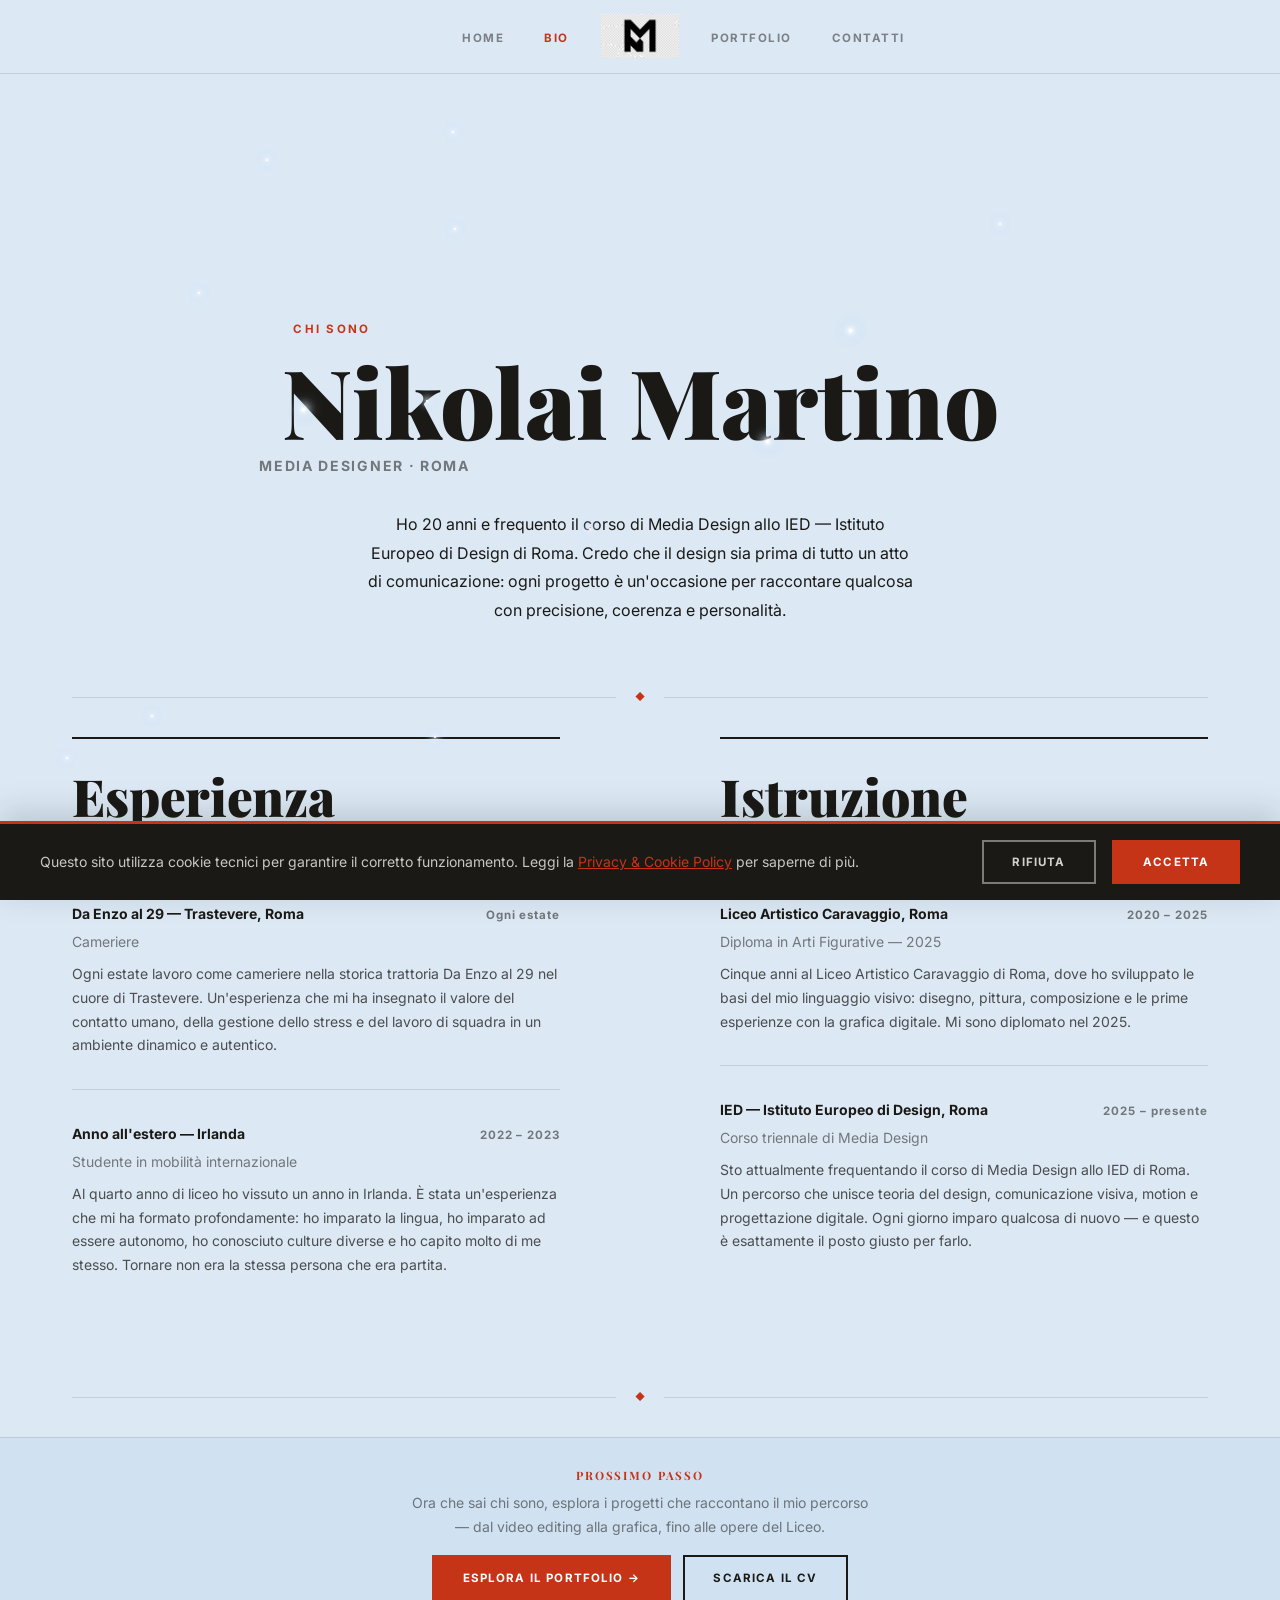
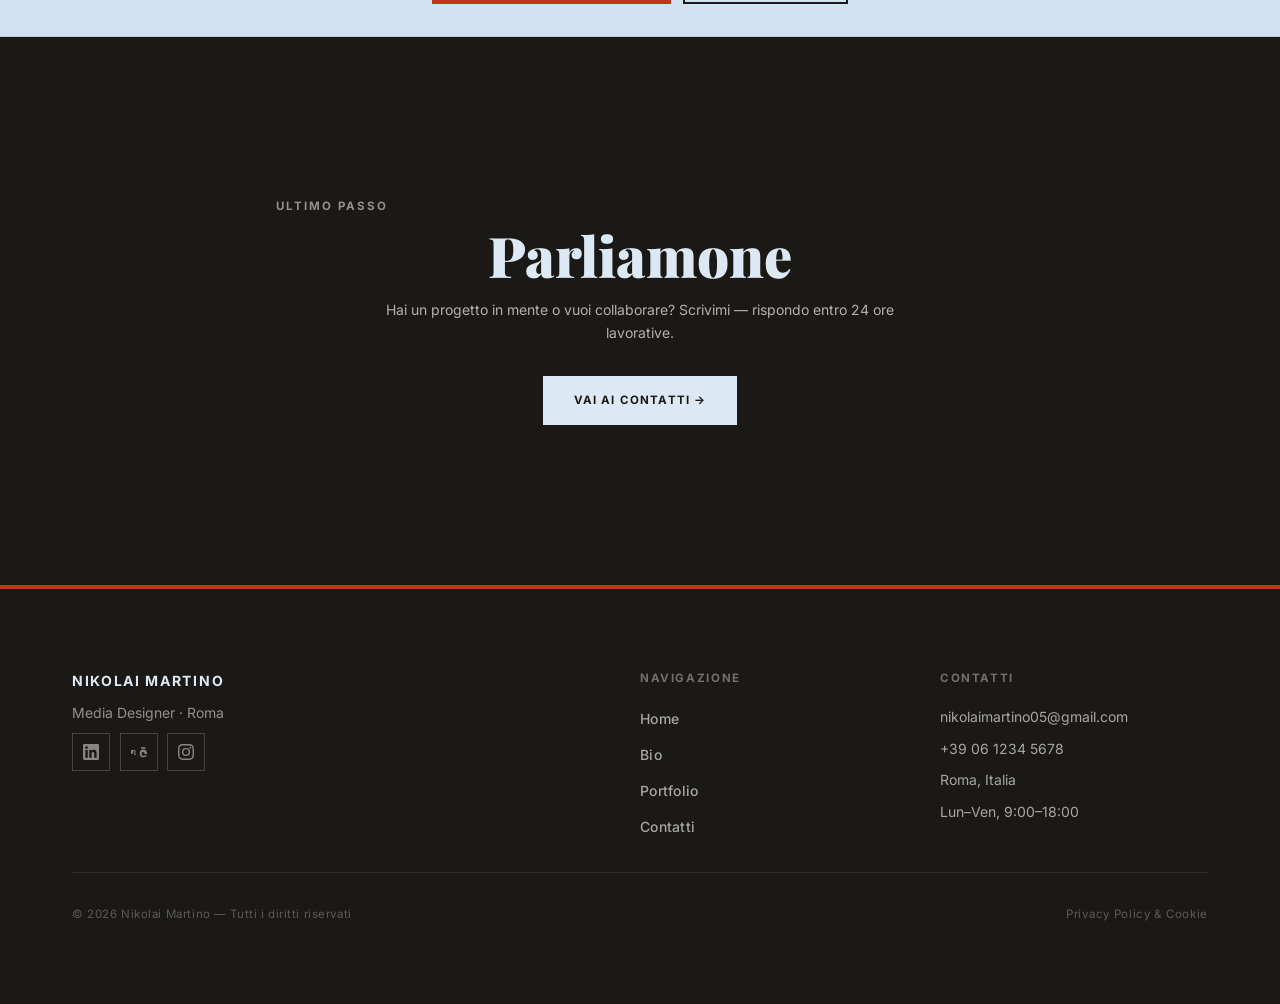
<file: bio.html>
<!DOCTYPE html>
<html lang="it">
<head>
  <meta charset="UTF-8">
  <meta name="viewport" content="width=device-width, initial-scale=1.0">

  <title>Bio — Nikolai Martino, Media Designer a Roma</title>
  <meta name="description" content="Scopri il percorso di Nikolai Martino: dal Liceo Artistico Caravaggio di Roma all'anno in Irlanda, fino allo IED di Roma nel corso di Media Design.">

  <!-- Open Graph -->
  <meta property="og:title" content="Bio — Nikolai Martino, Media Designer">
  <meta property="og:description" content="Formazione, esperienze e competenze di Nikolai Martino, studente di Media Design allo IED di Roma.">
  <meta property="og:image" content="img/foto/nikolai-profile.png">
  <meta property="og:url" content="https://nikolaimartino.com/bio.html">
  <meta property="og:type" content="profile">

  <!-- Favicon -->
  <link rel="icon" href="img/logo/logo-nm-clean.png" type="image/png">

  <!-- Google Fonts -->
  <link rel="preconnect" href="https://fonts.googleapis.com">
  <link rel="preconnect" href="https://fonts.gstatic.com" crossorigin>
  <link href="https://fonts.googleapis.com/css2?family=Inter:wght@400;500;700&family=Playfair+Display:wght@700;900&display=swap" rel="stylesheet">

  <link rel="stylesheet" href="css/style.css">
  <script src="js/cookie-consent.js"></script>
</head>
<body class="has-starfield">

  <div class="starfield" id="starfield" aria-hidden="true"></div>

  <!-- ======================================================
       NAVBAR — split design with center logo
       ====================================================== -->
  <header class="navbar navbar--solid">
    <nav class="navbar__inner" aria-label="Navigazione principale">

      <!-- Left links (desktop) -->
      <ul class="navbar__links navbar__links--left">
        <li><a href="index.html" class="navbar__link">Home</a></li>
        <li><a href="bio.html" class="navbar__link active" aria-current="page">Bio</a></li>
      </ul>

      <!-- Center: logo -->
      <a href="index.html" class="navbar__logo" aria-label="Nikolai Martino — Homepage">
        <img src="img/logo/logo-nm-clean.png" alt="Logo NM" class="navbar__logo-img">
      </a>

      <!-- Right links (desktop) -->
      <ul class="navbar__links navbar__links--right">
        <li><a href="portfolio.html" class="navbar__link">Portfolio</a></li>
        <li><a href="contatti.html" class="navbar__link">Contatti</a></li>
      </ul>

      <!-- Mobile hamburger -->
      <button
        class="navbar__toggle"
        aria-expanded="false"
        aria-controls="navbar-menu"
        aria-label="Apri menu di navigazione"
      >☰</button>

    </nav>

    <!-- Mobile dropdown menu -->
    <div class="navbar__mobile" id="navbar-menu">
      <ul class="navbar__mobile-links">
        <li><a href="index.html" class="navbar__link">Home</a></li>
        <li><a href="bio.html" class="navbar__link active">Bio</a></li>
        <li><a href="portfolio.html" class="navbar__link">Portfolio</a></li>
        <li><a href="contatti.html" class="navbar__link">Contatti</a></li>
      </ul>
    </div>
  </header>

  <main id="main-content">

    <!-- ====================================================
         HERO BIO
         ==================================================== -->
    <section class="bio-page-hero" aria-labelledby="bio-page-heading">
      <div class="container">
        <p class="bio-page-hero__label">Chi sono</p>
        <h1 class="bio-page-hero__name" id="bio-page-heading">Nikolai Martino</h1>
        <p class="bio-page-hero__role">Media Designer · Roma</p>
        <p class="bio-page-hero__lead">
          Ho 20 anni e frequento il corso di Media Design allo IED — Istituto Europeo di Design di Roma. Credo che il design sia prima di tutto un atto di comunicazione: ogni progetto è un'occasione per raccontare qualcosa con precisione, coerenza e personalità.
        </p>
      </div>
    </section>

    <!-- Ornamental divider -->
    <div class="bio-page-divider" aria-hidden="true">
      <span class="bio-page-divider__line"></span>
      <span class="bio-page-divider__ornament">◆</span>
      <span class="bio-page-divider__line"></span>
    </div>

    <!-- ====================================================
         ESPERIENZA + ISTRUZIONE — Alex Fisher two-column grid
         ==================================================== -->
    <section class="bio-grid-section">
      <div class="container">
        <!-- Flat grid: 2 columns, entries paired by row for aligned borders -->
        <div class="bio-grid">

          <div class="bio-col">
            <h2 class="bio-col__heading">Esperienza</h2>

            <div class="bio-entry">
              <div class="bio-entry__header">
                <p class="bio-entry__place">Da Enzo al 29 — Trastevere, Roma</p>
                <p class="bio-entry__year">Ogni estate</p>
              </div>
              <p class="bio-entry__role">Cameriere</p>
              <p class="bio-entry__desc">Ogni estate lavoro come cameriere nella storica trattoria Da Enzo al 29 nel cuore di Trastevere. Un'esperienza che mi ha insegnato il valore del contatto umano, della gestione dello stress e del lavoro di squadra in un ambiente dinamico e autentico.</p>
            </div>

            <div class="bio-entry">
              <div class="bio-entry__header">
                <p class="bio-entry__place">Anno all'estero — Irlanda</p>
                <p class="bio-entry__year">2022 – 2023</p>
              </div>
              <p class="bio-entry__role">Studente in mobilità internazionale</p>
              <p class="bio-entry__desc">Al quarto anno di liceo ho vissuto un anno in Irlanda. È stata un'esperienza che mi ha formato profondamente: ho imparato la lingua, ho imparato ad essere autonomo, ho conosciuto culture diverse e ho capito molto di me stesso. Tornare non era la stessa persona che era partita.</p>
            </div>
          </div>

          <div class="bio-col">
            <h2 class="bio-col__heading">Istruzione</h2>

            <div class="bio-entry">
              <div class="bio-entry__header">
                <p class="bio-entry__place">Liceo Artistico Caravaggio, Roma</p>
                <p class="bio-entry__year">2020 – 2025</p>
              </div>
              <p class="bio-entry__role">Diploma in Arti Figurative — 2025</p>
              <p class="bio-entry__desc">Cinque anni al Liceo Artistico Caravaggio di Roma, dove ho sviluppato le basi del mio linguaggio visivo: disegno, pittura, composizione e le prime esperienze con la grafica digitale. Mi sono diplomato nel 2025.</p>
            </div>

            <div class="bio-entry">
              <div class="bio-entry__header">
                <p class="bio-entry__place">IED — Istituto Europeo di Design, Roma</p>
                <p class="bio-entry__year">2025 – presente</p>
              </div>
              <p class="bio-entry__role">Corso triennale di Media Design</p>
              <p class="bio-entry__desc">Sto attualmente frequentando il corso di Media Design allo IED di Roma. Un percorso che unisce teoria del design, comunicazione visiva, motion e progettazione digitale. Ogni giorno imparo qualcosa di nuovo — e questo è esattamente il posto giusto per farlo.</p>
            </div>
          </div>

        </div>
      </div>
    </section>

    <!-- Ornamental divider -->
    <div class="bio-page-divider" aria-hidden="true">
      <span class="bio-page-divider__line"></span>
      <span class="bio-page-divider__ornament">◆</span>
      <span class="bio-page-divider__line"></span>
    </div>

    <!-- Guida: portfolio -->
    <section class="guide-cta-band" aria-labelledby="guide-cta-heading">
      <div class="container">
        <h2 class="guide-cta-band__label" id="guide-cta-heading">Prossimo passo</h2>
        <p class="guide-cta-band__text">Ora che sai chi sono, esplora i progetti che raccontano il mio percorso — dal video editing alla grafica, fino alle opere del Liceo.</p>
        <div class="guide-cta-band__actions">
          <a href="portfolio.html" class="btn btn--primary">Esplora il portfolio →</a>
          <a href="img/cv/CV.pdf" class="btn btn--outline" download>Scarica il CV</a>
        </div>
      </div>
    </section>

    <!-- Guida: contatti -->
    <section class="pf-cta-section" aria-labelledby="bio-cta-heading">
      <div class="container">
        <p class="pf-cta__label">Ultimo passo</p>
        <h2 class="pf-cta__heading" id="bio-cta-heading">Parliamone</h2>
        <p class="pf-cta__sub">Hai un progetto in mente o vuoi collaborare? Scrivimi — rispondo entro 24 ore lavorative.</p>
        <a href="contatti.html" class="btn btn--primary">Vai ai Contatti →</a>
      </div>
    </section>

  </main>

  <!-- ======================================================
       LIGHTBOX
       ====================================================== -->
  <div id="lightbox" class="lightbox" role="dialog" aria-modal="true" aria-label="Visualizzatore immagini">
    <button class="lightbox__close" aria-label="Chiudi lightbox">&#10005;</button>
    <div class="lightbox__content">
      <button class="lightbox__prev" aria-label="Immagine precedente">&#8592;</button>
      <img class="lightbox__img" src="[data-uri]" alt="">
      <button class="lightbox__next" aria-label="Immagine successiva">&#8594;</button>
    </div>
  </div>

  <!-- ======================================================
       FOOTER
       ====================================================== -->
  <footer class="footer">
    <div class="container">

      <div class="footer__grid">
        <div>
          <p class="footer__brand-name">Nikolai Martino</p>
          <p class="footer__tagline">Media Designer · Roma</p>
                    <div class="footer__social">
            <a href="https://www.linkedin.com/in/nikolai-martino-71b693373/" class="footer__social-link" aria-label="LinkedIn di Nikolai Martino" target="_blank" rel="noopener noreferrer">
              <svg viewBox="0 0 24 24" aria-hidden="true"><path d="M20.447 20.452h-3.554v-5.569c0-1.328-.027-3.037-1.852-3.037-1.853 0-2.136 1.445-2.136 2.939v5.667H9.351V9h3.414v1.561h.046c.477-.9 1.637-1.85 3.37-1.85 3.601 0 4.267 2.37 4.267 5.455v6.286zM5.337 7.433a2.062 2.062 0 0 1-2.063-2.065 2.064 2.064 0 1 1 2.063 2.065zm1.782 13.019H3.555V9h3.564v11.452zM22.225 0H1.771C.792 0 0 .774 0 1.729v20.542C0 23.227.792 24 1.771 24h20.451C23.2 24 24 23.227 24 22.271V1.729C24 .774 23.2 0 22.222 0h.003z"/></svg>
            </a>
            <a href="https://www.behance.net/nikolaimartino/moodboards" class="footer__social-link" aria-label="Behance di Nikolai Martino" target="_blank" rel="noopener noreferrer">
              <svg viewBox="0 0 24 24" aria-hidden="true"><path d="M22 7h-7V5h7v2zm1.726 10c-.442 1.297-2.029 3-5.101 3-3.074 0-5.564-1.729-5.564-5.675 0-3.91 2.325-5.92 5.466-5.92 3.082 0 4.964 1.782 5.375 4.426.078.506.109 1.188.095 2.14H15.97c.13 3.211 3.483 3.312 4.588 2.029H23.72zm-7.249-2h4.099c-.011-.474-.091-.925-.233-1.31-.347-.968-1.152-1.51-2.057-1.51-.966 0-1.868.542-2.246 1.51-.181.462-.277.925-.287 1.31h.724zm-11.178 0l-3.299-2.08V15h-3V9.001h5.001c2.001 0 3.001 1 3.001 3s-1 3-3.001 3h-2V15h2l3.299 2.08V15zm-3.299-4H3v2h2.001c.553 0 1.001-.448 1.001-1s-.448-1-1.001-1z"/></svg>
            </a>
            <a href="https://www.instagram.com/_nikomartino_/" class="footer__social-link" aria-label="Instagram di Nikolai Martino" target="_blank" rel="noopener noreferrer">
              <svg viewBox="0 0 24 24" aria-hidden="true"><path d="M12 2.163c3.204 0 3.584.012 4.85.07 3.252.148 4.771 1.691 4.919 4.919.058 1.265.069 1.645.069 4.849 0 3.205-.012 3.584-.069 4.849-.149 3.225-1.664 4.771-4.919 4.919-1.266.058-1.644.07-4.85.07-3.204 0-3.584-.012-4.849-.07-3.26-.149-4.771-1.699-4.919-4.92-.058-1.265-.07-1.644-.07-4.849 0-3.204.013-3.583.07-4.849.149-3.227 1.664-4.771 4.919-4.919 1.266-.057 1.645-.069 4.849-.069zm0-2.163c-3.259 0-3.667.014-4.947.072-4.358.2-6.78 2.618-6.98 6.98-.059 1.281-.073 1.689-.073 4.948 0 3.259.014 3.668.072 4.948.2 4.358 2.618 6.78 6.98 6.98 1.281.058 1.689.072 4.948.072 3.259 0 3.668-.014 4.948-.072 4.354-.2 6.782-2.618 6.979-6.98.059-1.28.073-1.689.073-4.948 0-3.259-.014-3.667-.072-4.947-.196-4.354-2.617-6.78-6.979-6.98-1.281-.059-1.69-.073-4.949-.073zm0 5.838a6.162 6.162 0 1 0 0 12.324 6.162 6.162 0 0 0 0-12.324zM12 16a4 4 0 1 1 0-8 4 4 0 0 1 0 8zm6.406-11.845a1.44 1.44 0 1 0 0 2.881 1.44 1.44 0 0 0 0-2.881z"/></svg>
            </a>
          </div>
</div>

        <nav aria-label="Navigazione footer">
          <p class="footer__heading">Navigazione</p>
          <ul class="footer__nav">
            <li><a href="index.html" class="footer__nav-link">Home</a></li>
            <li><a href="bio.html" class="footer__nav-link">Bio</a></li>
            <li><a href="portfolio.html" class="footer__nav-link">Portfolio</a></li>
            <li><a href="contatti.html" class="footer__nav-link">Contatti</a></li>
          </ul>
        </nav>

                <div>
          <p class="footer__heading">Contatti</p>
          <p class="footer__contact-item"><a href="mailto:nikolaimartino05@gmail.com">nikolaimartino05@gmail.com</a></p>
          <p class="footer__contact-item"><a href="tel:+390612345678">+39 06 1234 5678</a></p>
          <p class="footer__contact-item">Roma, Italia</p>
          <p class="footer__contact-item">Lun–Ven, 9:00–18:00</p>
        </div>

      </div>

      <div class="footer__bottom">
        <p class="footer__copy">&copy; 2026 Nikolai Martino — Tutti i diritti riservati</p>
        <a href="privacy.html" class="footer__privacy-link">Privacy Policy &amp; Cookie</a>
      </div>

    </div>
  </footer>

  <!-- Cookie Banner -->
  <div id="cookie-banner" class="cookie-banner" role="dialog" aria-labelledby="cookie-banner-title" aria-live="polite">
    <div class="cookie-banner__inner">
      <p class="cookie-banner__text" id="cookie-banner-title">
        Questo sito utilizza cookie tecnici per garantire il corretto funzionamento.
        Leggi la <a href="privacy.html">Privacy &amp; Cookie Policy</a> per saperne di più.
      </p>
      <div class="cookie-banner__actions">
        <button id="reject-cookies" type="button" class="btn btn--outline-white">Rifiuta</button>
        <button id="accept-cookies" type="button" class="btn btn--primary">Accetta</button>
      </div>
    </div>
  </div>

  <script src="js/main.js"></script>
</body>
</html>
</file>
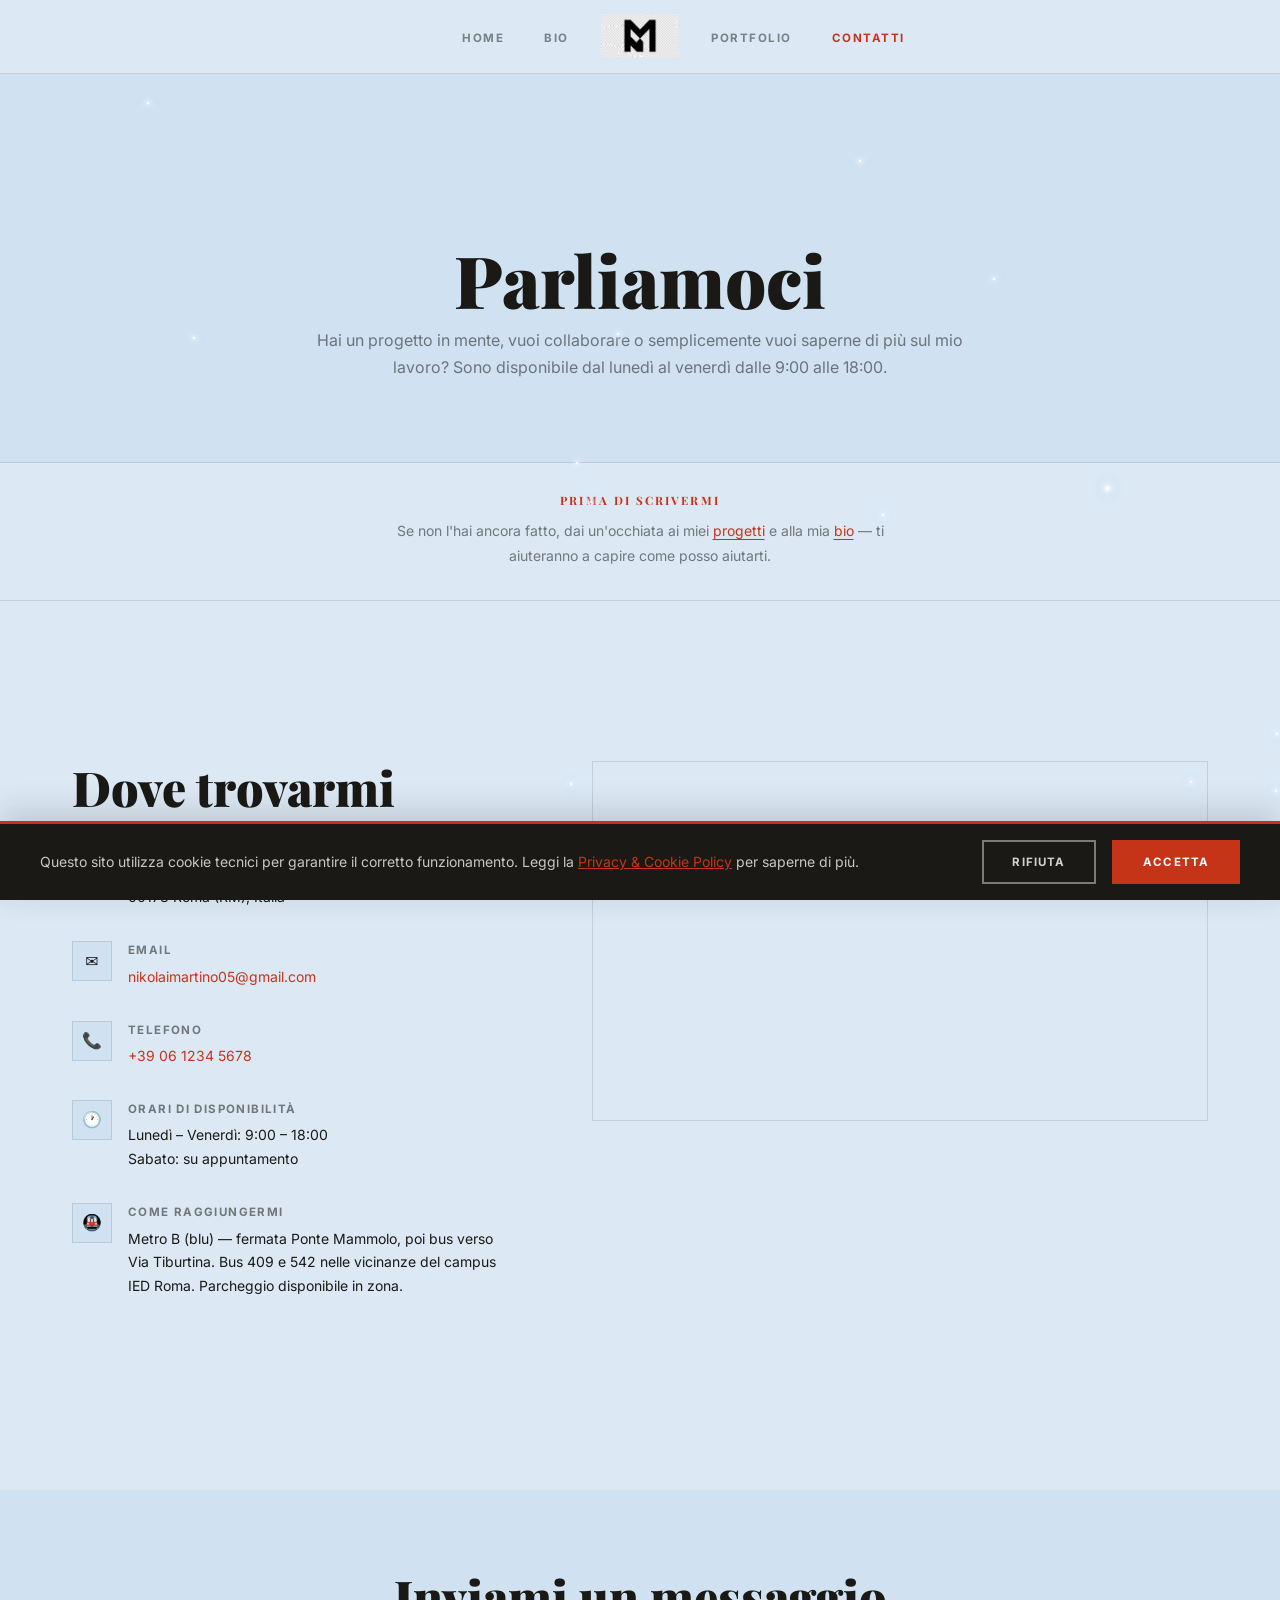
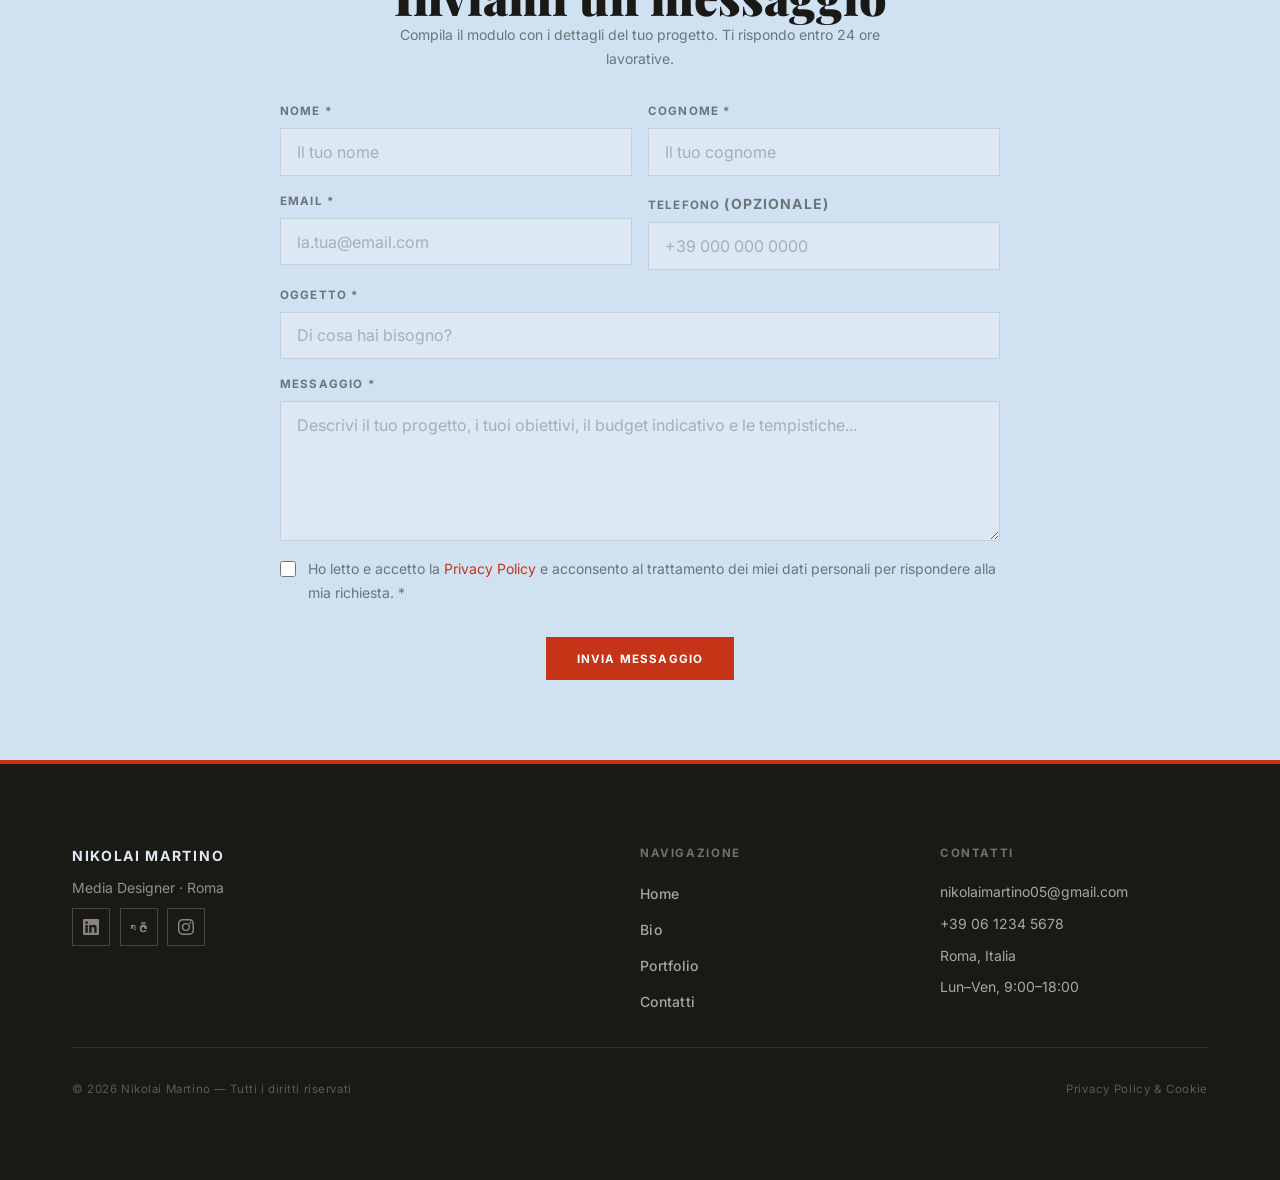
<file: contatti.html>
<!DOCTYPE html>
<html lang="it">
<head>
  <meta charset="UTF-8">
  <meta name="viewport" content="width=device-width, initial-scale=1.0">

  <title>Contatti — Nikolai Martino, Media Designer a Roma</title>
  <meta name="description" content="Contatta Nikolai Martino, Media Designer a Roma. Indirizzo, email, telefono, mappa e modulo di contatto per richiedere un preventivo o avviare una collaborazione.">

  <!-- Open Graph -->
  <meta property="og:title" content="Contatti — Nikolai Martino, Media Designer">
  <meta property="og:description" content="Contatta Nikolai Martino per collaborazioni, progetti e preventivi.">
  <meta property="og:image" content="img/profile.jpg">
  <meta property="og:url" content="https://nikolaimartino.com/contatti.html">
  <meta property="og:type" content="website">

  <!-- Favicon -->
  <link rel="icon" href="img/logo/logo-nm-clean.png" type="image/png">

  <!-- Google Fonts -->
  <link rel="preconnect" href="https://fonts.googleapis.com">
  <link rel="preconnect" href="https://fonts.gstatic.com" crossorigin>
  <link href="https://fonts.googleapis.com/css2?family=Inter:wght@400;500&family=Playfair+Display:wght@700;900&display=swap" rel="stylesheet">

  <link rel="stylesheet" href="css/style.css">
  <script src="js/cookie-consent.js"></script>
</head>
<body class="has-starfield">

  <div class="starfield" id="starfield" aria-hidden="true"></div>

  <!-- ======================================================
       NAVBAR — split design with center logo
       ====================================================== -->
  <header class="navbar navbar--solid">
    <nav class="navbar__inner" aria-label="Navigazione principale">

      <!-- Left links (desktop) -->
      <ul class="navbar__links navbar__links--left">
        <li><a href="index.html" class="navbar__link">Home</a></li>
        <li><a href="bio.html" class="navbar__link">Bio</a></li>
      </ul>

      <!-- Center: logo -->
      <a href="index.html" class="navbar__logo" aria-label="Nikolai Martino — Homepage">
        <img src="img/logo/logo-nm-clean.png" alt="Logo NM" class="navbar__logo-img">
      </a>

      <!-- Right links (desktop) -->
      <ul class="navbar__links navbar__links--right">
        <li><a href="portfolio.html" class="navbar__link">Portfolio</a></li>
        <li><a href="contatti.html" class="navbar__link active" aria-current="page">Contatti</a></li>
      </ul>

      <!-- Mobile hamburger -->
      <button
        class="navbar__toggle"
        aria-expanded="false"
        aria-controls="navbar-menu"
        aria-label="Apri menu di navigazione"
      >☰</button>

    </nav>

    <!-- Mobile dropdown menu -->
    <div class="navbar__mobile" id="navbar-menu">
      <ul class="navbar__mobile-links">
        <li><a href="index.html" class="navbar__link">Home</a></li>
        <li><a href="bio.html" class="navbar__link">Bio</a></li>
        <li><a href="portfolio.html" class="navbar__link">Portfolio</a></li>
        <li><a href="contatti.html" class="navbar__link active">Contatti</a></li>
      </ul>
    </div>
  </header>

  <main id="main-content">

    <!-- ====================================================
         HERO CONTATTI
         ==================================================== -->
    <section class="contatti-hero" aria-labelledby="contatti-heading">
      <div class="container">
        <h1 class="contatti-hero__title" id="contatti-heading">Parliamoci</h1>
        <p class="contatti-hero__sub">
          Hai un progetto in mente, vuoi collaborare o semplicemente vuoi saperne di più sul mio lavoro? Sono disponibile dal lunedì al venerdì dalle 9:00 alle 18:00.
        </p>
      </div>
    </section>

    <!-- Guida per chi arriva direttamente -->
    <section class="contatti-guide" aria-labelledby="contatti-guide-heading">
      <div class="container">
        <div class="contatti-guide__inner">
          <h2 class="contatti-guide__label" id="contatti-guide-heading">Prima di scrivermi</h2>
          <p class="contatti-guide__text">Se non l'hai ancora fatto, dai un'occhiata ai miei <a href="portfolio.html">progetti</a> e alla mia <a href="bio.html">bio</a> — ti aiuteranno a capire come posso aiutarti.</p>
        </div>
      </div>
    </section>

    <!-- ====================================================
         MAPPA + INFO
         ==================================================== -->
    <section class="section" aria-labelledby="location-heading">
      <div class="container">

        <h2 id="location-heading" class="sr-only">Dove trovarmi</h2>

        <div class="contatti-grid">

          <!-- Informazioni di contatto -->
          <div>
            <h2 class="contatti-where-title">Dove trovarmi</h2>

            <div class="contatti-info__item">
              <div class="contatti-info__icon" aria-hidden="true">📍</div>
              <div>
                <p class="contatti-info__label">Indirizzo</p>
                <p class="contatti-info__value">Via Giovanni Pascoli, 14<br>00178 Roma (RM), Italia</p>
              </div>
            </div>

            <div class="contatti-info__item">
              <div class="contatti-info__icon" aria-hidden="true">✉️</div>
              <div>
                <p class="contatti-info__label">Email</p>
                <p class="contatti-info__value">
                  <a href="mailto:nikolaimartino05@gmail.com">nikolaimartino05@gmail.com</a>
                </p>
              </div>
            </div>

            <div class="contatti-info__item">
              <div class="contatti-info__icon" aria-hidden="true">📞</div>
              <div>
                <p class="contatti-info__label">Telefono</p>
                <p class="contatti-info__value">
                  <a href="tel:+390612345678">+39 06 1234 5678</a>
                </p>
              </div>
            </div>

            <div class="contatti-info__item">
              <div class="contatti-info__icon" aria-hidden="true">🕐</div>
              <div>
                <p class="contatti-info__label">Orari di disponibilità</p>
                <p class="contatti-info__value">Lunedì – Venerdì: 9:00 – 18:00<br>Sabato: su appuntamento</p>
              </div>
            </div>

            <div class="contatti-info__item">
              <div class="contatti-info__icon" aria-hidden="true">🚇</div>
              <div>
                <p class="contatti-info__label">Come raggiungermi</p>
                <p class="contatti-info__value">
                  Metro B (blu) — fermata Ponte Mammolo, poi bus verso Via Tiburtina. Bus 409 e 542 nelle vicinanze del campus IED Roma. Parcheggio disponibile in zona.
                </p>
              </div>
            </div>
          </div>

          <!-- Mappa Google Maps -->
          <div>
            <div class="map-wrap">
              <iframe
                src="https://maps.google.com/maps?q=Via+Giovanni+Pascoli+14,+00178+Roma+RM,+Italia&amp;output=embed"
                allowfullscreen=""
                loading="lazy"
                referrerpolicy="no-referrer-when-downgrade"
                title="Mappa della posizione di Nikolai Martino a Roma"
              ></iframe>
            </div>
          </div>

        </div>

      </div>
    </section>

    <!-- ====================================================
         FORM CONTATTI
         ==================================================== -->
    <section class="section section--alt" aria-labelledby="form-heading">
      <div class="container">

        <h2 class="text-center" id="form-heading">Inviami un messaggio</h2>
        <p class="text-center text-muted section-intro-text">
          Compila il modulo con i dettagli del tuo progetto. Ti rispondo entro 24 ore lavorative.
        </p>

        <form class="form form-container-wide" method="post" novalidate>

          <div class="form__row form__row--2">
            <div class="form__group">
              <label class="form__label" for="nome">Nome *</label>
              <input class="form__input" type="text" id="nome" name="nome" placeholder="Il tuo nome" required autocomplete="given-name">
            </div>
            <div class="form__group">
              <label class="form__label" for="cognome">Cognome *</label>
              <input class="form__input" type="text" id="cognome" name="cognome" placeholder="Il tuo cognome" required autocomplete="family-name">
            </div>
          </div>

          <div class="form__row form__row--2">
            <div class="form__group">
              <label class="form__label" for="email">Email *</label>
              <input class="form__input" type="email" id="email" name="email" placeholder="la.tua@email.com" required autocomplete="email">
            </div>
            <div class="form__group">
              <label class="form__label" for="telefono">Telefono <span class="text-muted">(opzionale)</span></label>
              <input class="form__input" type="tel" id="telefono" name="telefono" placeholder="+39 000 000 0000" autocomplete="tel">
            </div>
          </div>

          <div class="form__group">
            <label class="form__label" for="oggetto">Oggetto *</label>
            <input class="form__input" type="text" id="oggetto" name="oggetto" placeholder="Di cosa hai bisogno?" required>
          </div>

          <div class="form__group">
            <label class="form__label" for="messaggio">Messaggio *</label>
            <textarea class="form__textarea" id="messaggio" name="messaggio" placeholder="Descrivi il tuo progetto, i tuoi obiettivi, il budget indicativo e le tempistiche..." required></textarea>
          </div>

          <div class="form__checkbox-group">
            <input class="form__checkbox" type="checkbox" id="privacy" name="privacy" required>
            <label class="form__checkbox-label" for="privacy">
              Ho letto e accetto la <a href="privacy.html">Privacy Policy</a> e acconsento al trattamento dei miei dati personali per rispondere alla mia richiesta. *
            </label>
          </div>

          <div class="form-submit">
            <button type="submit" class="btn btn--primary">Invia messaggio</button>
          </div>

        </form>

      </div>
    </section>

  </main>

  <!-- ======================================================
       FOOTER
       ====================================================== -->
  <footer class="footer">
    <div class="container">

      <div class="footer__grid">
        <div>
          <p class="footer__brand-name">Nikolai Martino</p>
          <p class="footer__tagline">Media Designer · Roma</p>
                    <div class="footer__social">
            <a href="https://www.linkedin.com/in/nikolai-martino-71b693373/" class="footer__social-link" aria-label="LinkedIn di Nikolai Martino" target="_blank" rel="noopener noreferrer">
              <svg viewBox="0 0 24 24" aria-hidden="true"><path d="M20.447 20.452h-3.554v-5.569c0-1.328-.027-3.037-1.852-3.037-1.853 0-2.136 1.445-2.136 2.939v5.667H9.351V9h3.414v1.561h.046c.477-.9 1.637-1.85 3.37-1.85 3.601 0 4.267 2.37 4.267 5.455v6.286zM5.337 7.433a2.062 2.062 0 0 1-2.063-2.065 2.064 2.064 0 1 1 2.063 2.065zm1.782 13.019H3.555V9h3.564v11.452zM22.225 0H1.771C.792 0 0 .774 0 1.729v20.542C0 23.227.792 24 1.771 24h20.451C23.2 24 24 23.227 24 22.271V1.729C24 .774 23.2 0 22.222 0h.003z"/></svg>
            </a>
            <a href="https://www.behance.net/nikolaimartino/moodboards" class="footer__social-link" aria-label="Behance di Nikolai Martino" target="_blank" rel="noopener noreferrer">
              <svg viewBox="0 0 24 24" aria-hidden="true"><path d="M22 7h-7V5h7v2zm1.726 10c-.442 1.297-2.029 3-5.101 3-3.074 0-5.564-1.729-5.564-5.675 0-3.91 2.325-5.92 5.466-5.92 3.082 0 4.964 1.782 5.375 4.426.078.506.109 1.188.095 2.14H15.97c.13 3.211 3.483 3.312 4.588 2.029H23.72zm-7.249-2h4.099c-.011-.474-.091-.925-.233-1.31-.347-.968-1.152-1.51-2.057-1.51-.966 0-1.868.542-2.246 1.51-.181.462-.277.925-.287 1.31h.724zm-11.178 0l-3.299-2.08V15h-3V9.001h5.001c2.001 0 3.001 1 3.001 3s-1 3-3.001 3h-2V15h2l3.299 2.08V15zm-3.299-4H3v2h2.001c.553 0 1.001-.448 1.001-1s-.448-1-1.001-1z"/></svg>
            </a>
            <a href="https://www.instagram.com/_nikomartino_/" class="footer__social-link" aria-label="Instagram di Nikolai Martino" target="_blank" rel="noopener noreferrer">
              <svg viewBox="0 0 24 24" aria-hidden="true"><path d="M12 2.163c3.204 0 3.584.012 4.85.07 3.252.148 4.771 1.691 4.919 4.919.058 1.265.069 1.645.069 4.849 0 3.205-.012 3.584-.069 4.849-.149 3.225-1.664 4.771-4.919 4.919-1.266.058-1.644.07-4.85.07-3.204 0-3.584-.012-4.849-.07-3.26-.149-4.771-1.699-4.919-4.92-.058-1.265-.07-1.644-.07-4.849 0-3.204.013-3.583.07-4.849.149-3.227 1.664-4.771 4.919-4.919 1.266-.057 1.645-.069 4.849-.069zm0-2.163c-3.259 0-3.667.014-4.947.072-4.358.2-6.78 2.618-6.98 6.98-.059 1.281-.073 1.689-.073 4.948 0 3.259.014 3.668.072 4.948.2 4.358 2.618 6.78 6.98 6.98 1.281.058 1.689.072 4.948.072 3.259 0 3.668-.014 4.948-.072 4.354-.2 6.782-2.618 6.979-6.98.059-1.28.073-1.689.073-4.948 0-3.259-.014-3.667-.072-4.947-.196-4.354-2.617-6.78-6.979-6.98-1.281-.059-1.69-.073-4.949-.073zm0 5.838a6.162 6.162 0 1 0 0 12.324 6.162 6.162 0 0 0 0-12.324zM12 16a4 4 0 1 1 0-8 4 4 0 0 1 0 8zm6.406-11.845a1.44 1.44 0 1 0 0 2.881 1.44 1.44 0 0 0 0-2.881z"/></svg>
            </a>
          </div>
</div>

        <nav aria-label="Navigazione footer">
          <p class="footer__heading">Navigazione</p>
          <ul class="footer__nav">
            <li><a href="index.html" class="footer__nav-link">Home</a></li>
            <li><a href="bio.html" class="footer__nav-link">Bio</a></li>
            <li><a href="portfolio.html" class="footer__nav-link">Portfolio</a></li>
            <li><a href="contatti.html" class="footer__nav-link">Contatti</a></li>
          </ul>
        </nav>

                <div>
          <p class="footer__heading">Contatti</p>
          <p class="footer__contact-item"><a href="mailto:nikolaimartino05@gmail.com">nikolaimartino05@gmail.com</a></p>
          <p class="footer__contact-item"><a href="tel:+390612345678">+39 06 1234 5678</a></p>
          <p class="footer__contact-item">Roma, Italia</p>
          <p class="footer__contact-item">Lun–Ven, 9:00–18:00</p>
        </div>

      </div>

      <div class="footer__bottom">
        <p class="footer__copy">&copy; 2026 Nikolai Martino — Tutti i diritti riservati</p>
        <a href="privacy.html" class="footer__privacy-link">Privacy Policy &amp; Cookie</a>
      </div>

    </div>
  </footer>

  <!-- Cookie Banner -->
  <div id="cookie-banner" class="cookie-banner" role="dialog" aria-labelledby="cookie-banner-title" aria-live="polite">
    <div class="cookie-banner__inner">
      <p class="cookie-banner__text" id="cookie-banner-title">
        Questo sito utilizza cookie tecnici per garantire il corretto funzionamento.
        Leggi la <a href="privacy.html">Privacy &amp; Cookie Policy</a> per saperne di più.
      </p>
      <div class="cookie-banner__actions">
        <button id="reject-cookies" type="button" class="btn btn--outline-white">Rifiuta</button>
        <button id="accept-cookies" type="button" class="btn btn--primary">Accetta</button>
      </div>
    </div>
  </div>

  <script src="js/main.js"></script>
</body>
</html>
</file>
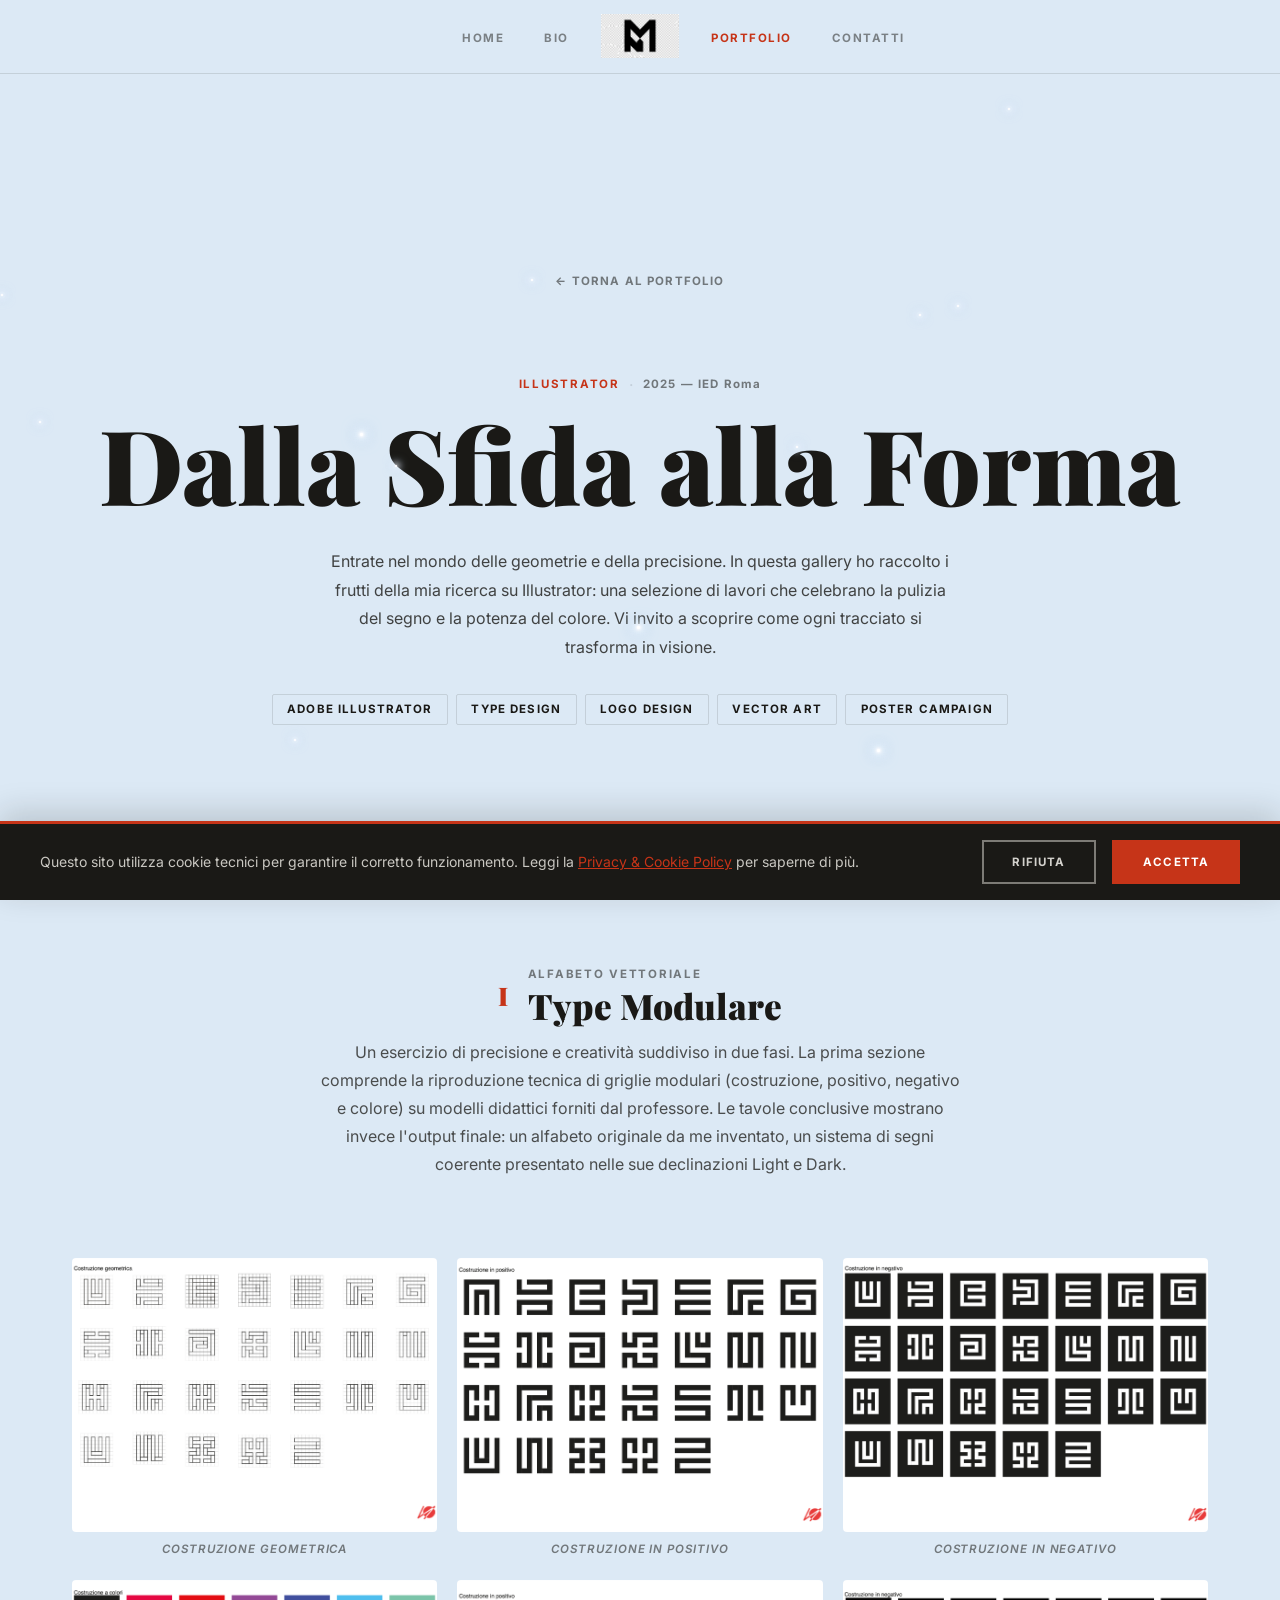
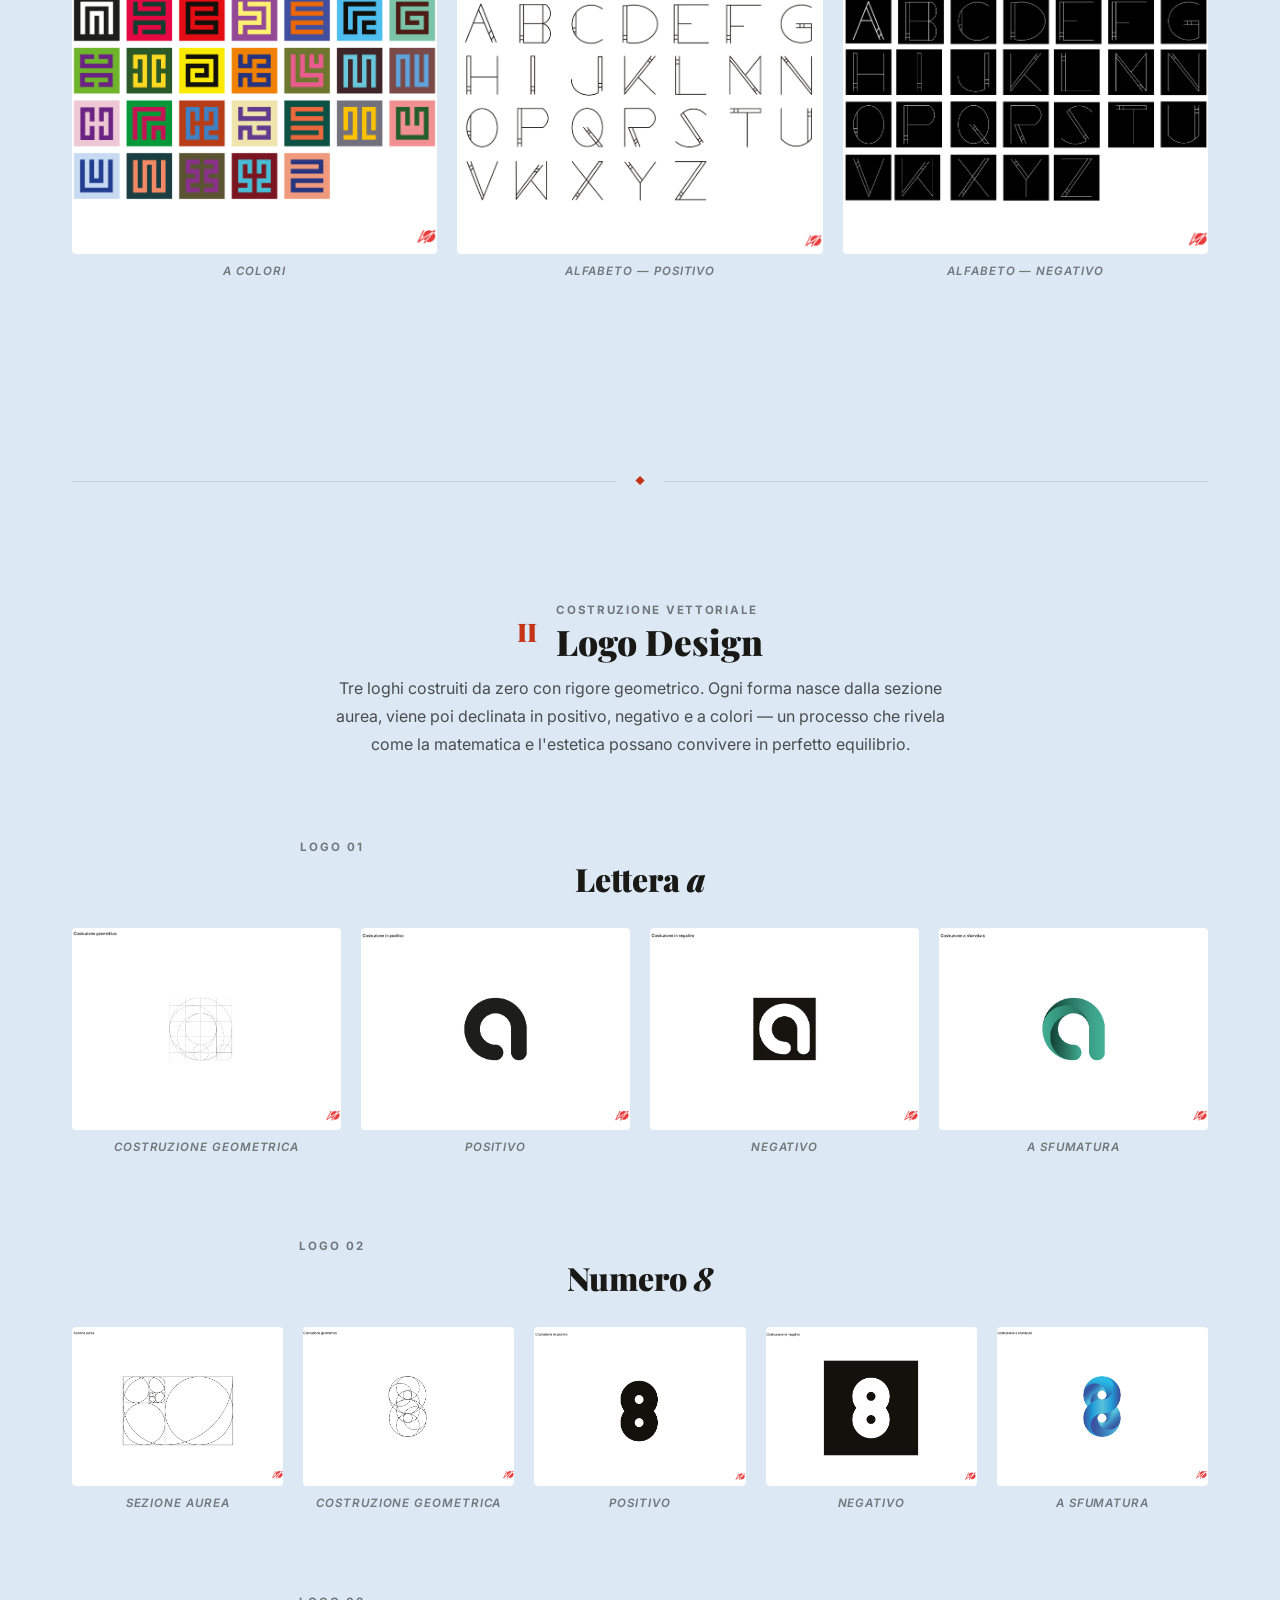
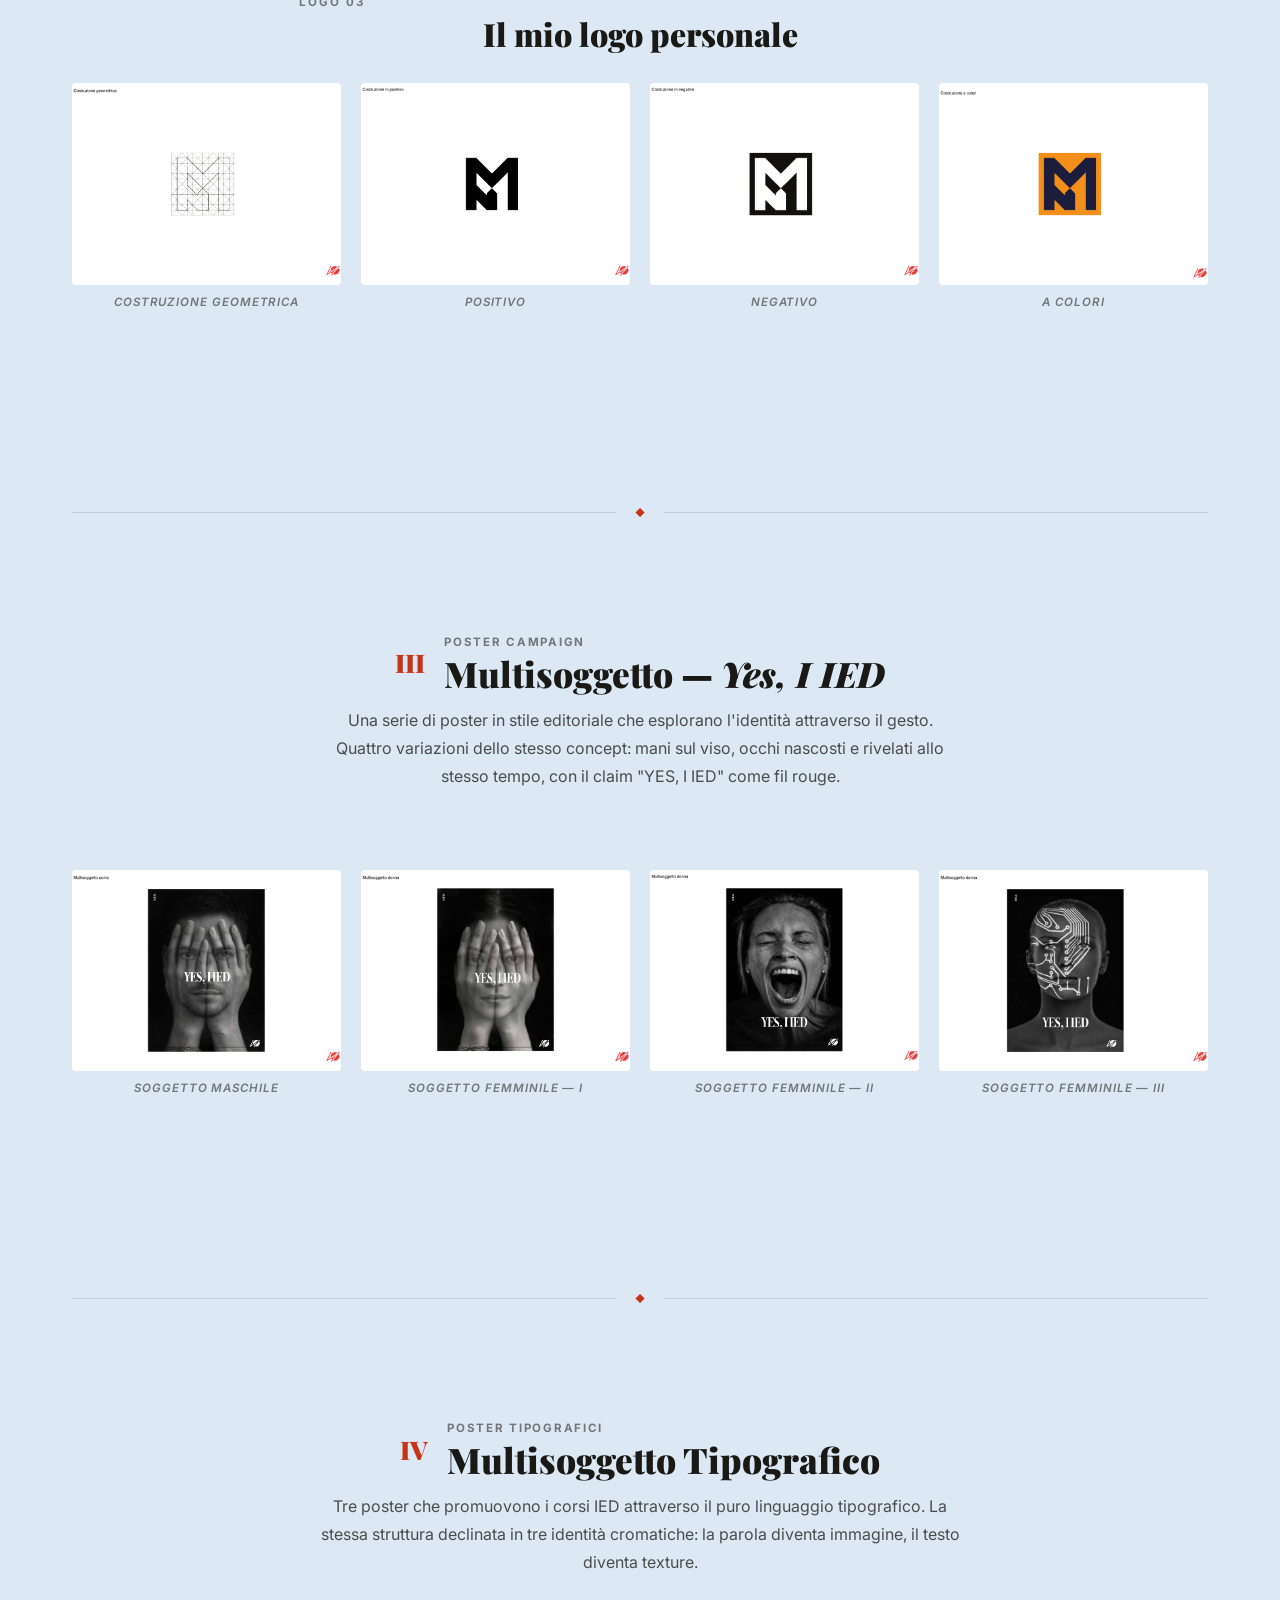
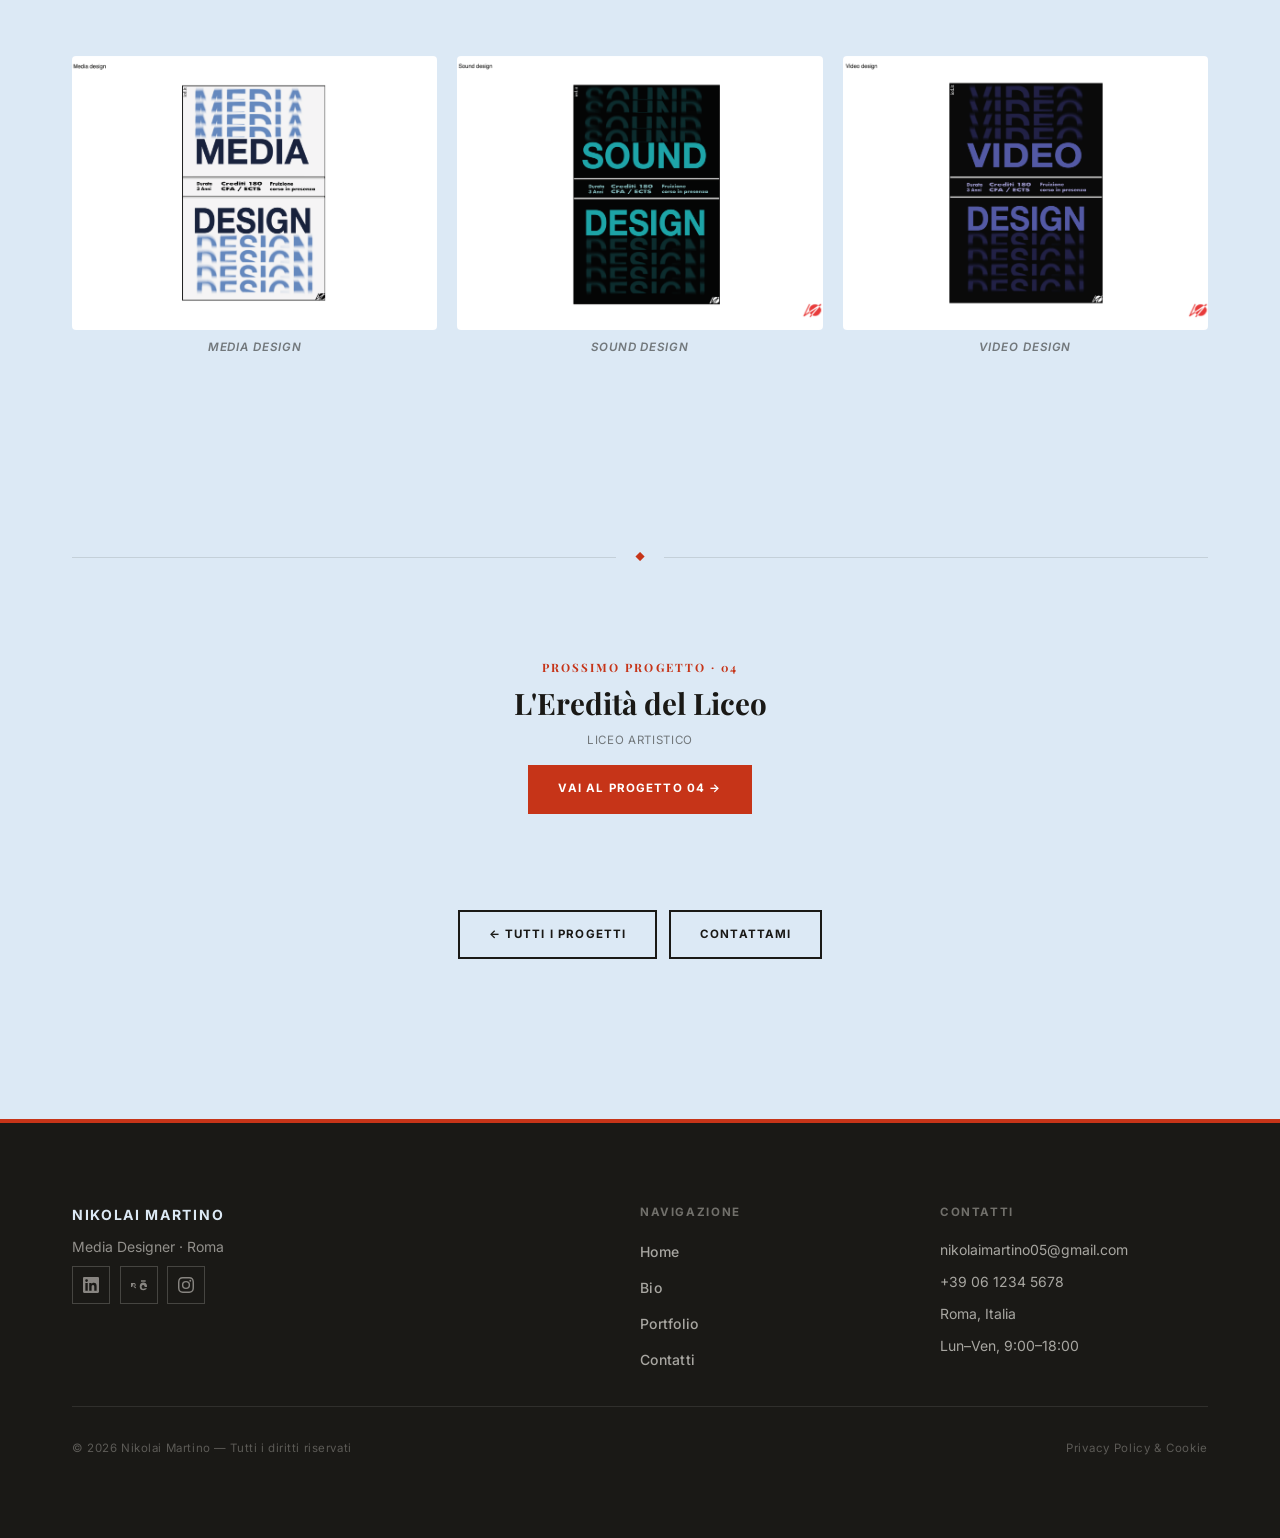
<file: portfolio-illustrator.html>
<!DOCTYPE html>
<html lang="it">
<head>
  <meta charset="UTF-8">
  <meta name="viewport" content="width=device-width, initial-scale=1.0">

  <title>Dalla Sfida alla Forma — Illustrator · Nikolai Martino</title>
  <meta name="description" content="I lavori di Adobe Illustrator realizzati per l'esame IED Roma 2025: type modulare, logo design e poster campaign.">

  <!-- Open Graph -->
  <meta property="og:title" content="Dalla Sfida alla Forma — Illustrator · Nikolai Martino">
  <meta property="og:description" content="Geometrie, vettori e precisione: il percorso con Adobe Illustrator tra type design, logo design e multisoggetto.">
  <meta property="og:image" content="img/esame%20illustrator/pages/page-25.png">
  <meta property="og:url" content="https://nikolaimartino.com/portfolio-illustrator.html">
  <meta property="og:type" content="website">

  <!-- Favicon -->
  <link rel="icon" href="img/logo/logo-nm-clean.png" type="image/png">

  <!-- Google Fonts -->
  <link rel="preconnect" href="https://fonts.googleapis.com">
  <link rel="preconnect" href="https://fonts.gstatic.com" crossorigin>
  <link href="https://fonts.googleapis.com/css2?family=Inter:wght@400;500;700&family=Playfair+Display:wght@700;900&display=swap" rel="stylesheet">

  <link rel="stylesheet" href="css/style.css">
  <script src="js/cookie-consent.js"></script>
</head>
<body class="has-starfield">

  <div class="starfield" id="starfield" aria-hidden="true"></div>

  <!-- ======================================================
       NAVBAR
       ====================================================== -->
  <header class="navbar navbar--solid">
    <nav class="navbar__inner" aria-label="Navigazione principale">
      <ul class="navbar__links navbar__links--left">
        <li><a href="index.html" class="navbar__link">Home</a></li>
        <li><a href="bio.html" class="navbar__link">Bio</a></li>
      </ul>
      <a href="index.html" class="navbar__logo" aria-label="Nikolai Martino — Homepage">
        <img src="img/logo/logo-nm-clean.png" alt="Logo NM" class="navbar__logo-img">
      </a>
      <ul class="navbar__links navbar__links--right">
        <li><a href="portfolio.html" class="navbar__link active" aria-current="page">Portfolio</a></li>
        <li><a href="contatti.html" class="navbar__link">Contatti</a></li>
      </ul>
      <button class="navbar__toggle" aria-expanded="false" aria-controls="navbar-menu" aria-label="Apri menu">☰</button>
    </nav>
    <div class="navbar__mobile" id="navbar-menu">
      <ul class="navbar__mobile-links">
        <li><a href="index.html" class="navbar__link">Home</a></li>
        <li><a href="bio.html" class="navbar__link">Bio</a></li>
        <li><a href="portfolio.html" class="navbar__link active">Portfolio</a></li>
        <li><a href="contatti.html" class="navbar__link">Contatti</a></li>
      </ul>
    </div>
  </header>

  <main id="main-content">

    <!-- ====================================================
         PROJECT HEADER
         ==================================================== -->
    <section class="pv-hero" aria-labelledby="il-heading">
      <div class="container">

        <a href="portfolio.html" class="pv-back">← Torna al Portfolio</a>

        <div class="pv-hero__meta">
          <span class="pv-hero__tag">Illustrator</span>
          <span class="pv-hero__dot" aria-hidden="true">·</span>
          <span class="pv-hero__year">2025 — IED Roma</span>
        </div>

        <h1 class="pv-hero__title" id="il-heading">Dalla Sfida alla Forma</h1>

        <p class="pv-hero__sub">
          Entrate nel mondo delle geometrie e della precisione. In questa gallery ho raccolto i frutti della mia ricerca su Illustrator: una selezione di lavori che celebrano la pulizia del segno e la potenza del colore. Vi invito a scoprire come ogni tracciato si trasforma in visione.
        </p>

        <div class="pv-hero__chips">
          <span class="pv-chip">Adobe Illustrator</span>
          <span class="pv-chip">Type Design</span>
          <span class="pv-chip">Logo Design</span>
          <span class="pv-chip">Vector Art</span>
          <span class="pv-chip">Poster Campaign</span>
        </div>

      </div>
    </section>

    <!-- Divider -->
    <div class="bio-page-divider" aria-hidden="true">
      <span class="bio-page-divider__line"></span>
      <span class="bio-page-divider__ornament">◆</span>
      <span class="bio-page-divider__line"></span>
    </div>

    <!-- ====================================================
         SEZIONE I — TYPE MODULARE
         ==================================================== -->
    <section class="pv-section ps-gallery-section" aria-labelledby="il-type-heading">
      <div class="container">

        <div class="pv-section__header">
          <span class="pv-section__num" aria-hidden="true">I</span>
          <div>
            <p class="pv-section__label">Alfabeto vettoriale</p>
            <h2 class="pv-section__title" id="il-type-heading">Type Modulare</h2>
          </div>
        </div>

        <p class="pv-section__desc">
          Un esercizio di precisione e creatività suddiviso in due fasi. La prima sezione comprende la riproduzione tecnica di griglie modulari (costruzione, positivo, negativo e colore) su modelli didattici forniti dal professore. Le tavole conclusive mostrano invece l'output finale: un alfabeto originale da me inventato, un sistema di segni coerente presentato nelle sue declinazioni Light e Dark.
        </p>

        <div class="ps-gallery ps-gallery--landscape-3">
          <figure class="ps-gallery__item">
            <button class="ps-gallery__btn" data-img="img/esame%20illustrator/pages/page-03.png" data-caption="Type Modulare — Costruzione Geometrica: la griglia strutturale dei glifi" aria-label="Apri immagine: Type Modulare Costruzione Geometrica">
              <img src="img/esame%20illustrator/pages/page-03.png" alt="Type Modulare — Costruzione Geometrica, Illustrator IED Roma" class="ps-gallery__img" loading="lazy">
              <div class="ps-gallery__overlay" aria-hidden="true"><span class="ps-gallery__zoom">⊕</span></div>
            </button>
            <figcaption class="ps-gallery__cap">Costruzione Geometrica</figcaption>
          </figure>

          <figure class="ps-gallery__item">
            <button class="ps-gallery__btn" data-img="img/esame%20illustrator/pages/page-04.png" data-caption="Type Modulare — Costruzione in Positivo: forme piene in nero su bianco" aria-label="Apri immagine: Type Modulare Positivo">
              <img src="img/esame%20illustrator/pages/page-04.png" alt="Type Modulare — Costruzione in Positivo, Illustrator IED Roma" class="ps-gallery__img" loading="lazy">
              <div class="ps-gallery__overlay" aria-hidden="true"><span class="ps-gallery__zoom">⊕</span></div>
            </button>
            <figcaption class="ps-gallery__cap">Costruzione in Positivo</figcaption>
          </figure>

          <figure class="ps-gallery__item">
            <button class="ps-gallery__btn" data-img="img/esame%20illustrator/pages/page-05.png" data-caption="Type Modulare — Costruzione in Negativo: forme bianche su sfondo nero" aria-label="Apri immagine: Type Modulare Negativo">
              <img src="img/esame%20illustrator/pages/page-05.png" alt="Type Modulare — Costruzione in Negativo, Illustrator IED Roma" class="ps-gallery__img" loading="lazy">
              <div class="ps-gallery__overlay" aria-hidden="true"><span class="ps-gallery__zoom">⊕</span></div>
            </button>
            <figcaption class="ps-gallery__cap">Costruzione in Negativo</figcaption>
          </figure>

          <figure class="ps-gallery__item">
            <button class="ps-gallery__btn" data-img="img/esame%20illustrator/pages/page-06.png" data-caption="Type Modulare — Costruzione a Colori: ogni glifo con palette cromatica individuale" aria-label="Apri immagine: Type Modulare a Colori">
              <img src="img/esame%20illustrator/pages/page-06.png" alt="Type Modulare — A Colori, Illustrator IED Roma" class="ps-gallery__img" loading="lazy">
              <div class="ps-gallery__overlay" aria-hidden="true"><span class="ps-gallery__zoom">⊕</span></div>
            </button>
            <figcaption class="ps-gallery__cap">A Colori</figcaption>
          </figure>

          <figure class="ps-gallery__item">
            <button class="ps-gallery__btn" data-img="img/esame%20illustrator/pages/page-08.png" data-caption="Type Modulare — Alfabeto completo in positivo, dalla A alla Z" aria-label="Apri immagine: Alfabeto Positivo">
              <img src="img/esame%20illustrator/pages/page-08.png" alt="Type Modulare — Alfabeto Positivo, Illustrator IED Roma" class="ps-gallery__img" loading="lazy">
              <div class="ps-gallery__overlay" aria-hidden="true"><span class="ps-gallery__zoom">⊕</span></div>
            </button>
            <figcaption class="ps-gallery__cap">Alfabeto — Positivo</figcaption>
          </figure>

          <figure class="ps-gallery__item">
            <button class="ps-gallery__btn" data-img="img/esame%20illustrator/pages/page-09.png" data-caption="Type Modulare — Alfabeto completo in negativo, dalla A alla Z" aria-label="Apri immagine: Alfabeto Negativo">
              <img src="img/esame%20illustrator/pages/page-09.png" alt="Type Modulare — Alfabeto Negativo, Illustrator IED Roma" class="ps-gallery__img" loading="lazy">
              <div class="ps-gallery__overlay" aria-hidden="true"><span class="ps-gallery__zoom">⊕</span></div>
            </button>
            <figcaption class="ps-gallery__cap">Alfabeto — Negativo</figcaption>
          </figure>
        </div>

      </div>
    </section>

    <!-- Divider -->
    <div class="bio-page-divider" aria-hidden="true">
      <span class="bio-page-divider__line"></span>
      <span class="bio-page-divider__ornament">◆</span>
      <span class="bio-page-divider__line"></span>
    </div>

    <!-- ====================================================
         SEZIONE II — LOGO DESIGN
         ==================================================== -->
    <section class="pv-section ps-gallery-section" aria-labelledby="il-logo-heading">
      <div class="container">

        <div class="pv-section__header">
          <span class="pv-section__num" aria-hidden="true">II</span>
          <div>
            <p class="pv-section__label">Costruzione vettoriale</p>
            <h2 class="pv-section__title" id="il-logo-heading">Logo Design</h2>
          </div>
        </div>

        <p class="pv-section__desc">
          Tre loghi costruiti da zero con rigore geometrico. Ogni forma nasce dalla sezione aurea, viene poi declinata in positivo, negativo e a colori — un processo che rivela come la matematica e l'estetica possano convivere in perfetto equilibrio.
        </p>

        <!-- Sub-group: Lettera "a" -->
        <div class="ps-logo-group">
          <p class="ps-logo-group__label">Logo 01</p>
          <h3 class="ps-logo-group__title">Lettera <em>a</em></h3>
        </div>

        <div class="ps-gallery ps-gallery--landscape-4">
          <figure class="ps-gallery__item">
            <button class="ps-gallery__btn" data-img="img/esame%20illustrator/pages/page-11.png" data-caption='Logo "a" — Costruzione Geometrica: cerchi e proporzioni matematiche' aria-label='Apri immagine: Logo a Costruzione Geometrica'>
              <img src="img/esame%20illustrator/pages/page-11.png" alt='Logo "a" — Costruzione Geometrica, Illustrator IED Roma' class="ps-gallery__img" loading="lazy">
              <div class="ps-gallery__overlay" aria-hidden="true"><span class="ps-gallery__zoom">⊕</span></div>
            </button>
            <figcaption class="ps-gallery__cap">Costruzione Geometrica</figcaption>
          </figure>

          <figure class="ps-gallery__item">
            <button class="ps-gallery__btn" data-img="img/esame%20illustrator/pages/page-12.png" data-caption='Logo "a" — Costruzione in Positivo: forma piena nera' aria-label='Apri immagine: Logo a Positivo'>
              <img src="img/esame%20illustrator/pages/page-12.png" alt='Logo "a" — Positivo, Illustrator IED Roma' class="ps-gallery__img" loading="lazy">
              <div class="ps-gallery__overlay" aria-hidden="true"><span class="ps-gallery__zoom">⊕</span></div>
            </button>
            <figcaption class="ps-gallery__cap">Positivo</figcaption>
          </figure>

          <figure class="ps-gallery__item">
            <button class="ps-gallery__btn" data-img="img/esame%20illustrator/pages/page-13.png" data-caption='Logo "a" — Costruzione in Negativo: forma bianca su quadrato nero' aria-label='Apri immagine: Logo a Negativo'>
              <img src="img/esame%20illustrator/pages/page-13.png" alt='Logo "a" — Negativo, Illustrator IED Roma' class="ps-gallery__img" loading="lazy">
              <div class="ps-gallery__overlay" aria-hidden="true"><span class="ps-gallery__zoom">⊕</span></div>
            </button>
            <figcaption class="ps-gallery__cap">Negativo</figcaption>
          </figure>

          <figure class="ps-gallery__item">
            <button class="ps-gallery__btn" data-img="img/esame%20illustrator/pages/page-14.png" data-caption='Logo "a" — A Sfumatura: gradiente tridimensionale verde' aria-label='Apri immagine: Logo a Sfumatura'>
              <img src="img/esame%20illustrator/pages/page-14.png" alt='Logo "a" — A Sfumatura, Illustrator IED Roma' class="ps-gallery__img" loading="lazy">
              <div class="ps-gallery__overlay" aria-hidden="true"><span class="ps-gallery__zoom">⊕</span></div>
            </button>
            <figcaption class="ps-gallery__cap">A Sfumatura</figcaption>
          </figure>
        </div>

        <!-- Sub-group: Numero "8" -->
        <div class="ps-logo-group">
          <p class="ps-logo-group__label">Logo 02</p>
          <h3 class="ps-logo-group__title">Numero <em>8</em></h3>
        </div>

        <div class="ps-gallery ps-gallery--landscape-5">
          <figure class="ps-gallery__item">
            <button class="ps-gallery__btn" data-img="img/esame%20illustrator/pages/page-16.png" data-caption='Logo "8" — Sezione Aurea: costruzione basata sul rettangolo aureo' aria-label='Apri immagine: Logo 8 Sezione Aurea'>
              <img src="img/esame%20illustrator/pages/page-16.png" alt='Logo "8" — Sezione Aurea, Illustrator IED Roma' class="ps-gallery__img" loading="lazy">
              <div class="ps-gallery__overlay" aria-hidden="true"><span class="ps-gallery__zoom">⊕</span></div>
            </button>
            <figcaption class="ps-gallery__cap">Sezione Aurea</figcaption>
          </figure>

          <figure class="ps-gallery__item">
            <button class="ps-gallery__btn" data-img="img/esame%20illustrator/pages/page-17.png" data-caption='Logo "8" — Costruzione Geometrica: cerchi sovrapposti sulla griglia' aria-label='Apri immagine: Logo 8 Costruzione Geometrica'>
              <img src="img/esame%20illustrator/pages/page-17.png" alt='Logo "8" — Costruzione Geometrica, Illustrator IED Roma' class="ps-gallery__img" loading="lazy">
              <div class="ps-gallery__overlay" aria-hidden="true"><span class="ps-gallery__zoom">⊕</span></div>
            </button>
            <figcaption class="ps-gallery__cap">Costruzione Geometrica</figcaption>
          </figure>

          <figure class="ps-gallery__item">
            <button class="ps-gallery__btn" data-img="img/esame%20illustrator/pages/page-18.png" data-caption='Logo "8" — Costruzione in Positivo: forma piena nera' aria-label='Apri immagine: Logo 8 Positivo'>
              <img src="img/esame%20illustrator/pages/page-18.png" alt='Logo "8" — Positivo, Illustrator IED Roma' class="ps-gallery__img" loading="lazy">
              <div class="ps-gallery__overlay" aria-hidden="true"><span class="ps-gallery__zoom">⊕</span></div>
            </button>
            <figcaption class="ps-gallery__cap">Positivo</figcaption>
          </figure>

          <figure class="ps-gallery__item">
            <button class="ps-gallery__btn" data-img="img/esame%20illustrator/pages/page-19.png" data-caption='Logo "8" — Costruzione in Negativo: forma bianca su quadrato nero' aria-label='Apri immagine: Logo 8 Negativo'>
              <img src="img/esame%20illustrator/pages/page-19.png" alt='Logo "8" — Negativo, Illustrator IED Roma' class="ps-gallery__img" loading="lazy">
              <div class="ps-gallery__overlay" aria-hidden="true"><span class="ps-gallery__zoom">⊕</span></div>
            </button>
            <figcaption class="ps-gallery__cap">Negativo</figcaption>
          </figure>

          <figure class="ps-gallery__item">
            <button class="ps-gallery__btn" data-img="img/esame%20illustrator/pages/page-20.png" data-caption='Logo "8" — A Sfumatura: gradiente tridimensionale blu' aria-label='Apri immagine: Logo 8 Sfumatura'>
              <img src="img/esame%20illustrator/pages/page-20.png" alt='Logo "8" — A Sfumatura, Illustrator IED Roma' class="ps-gallery__img" loading="lazy">
              <div class="ps-gallery__overlay" aria-hidden="true"><span class="ps-gallery__zoom">⊕</span></div>
            </button>
            <figcaption class="ps-gallery__cap">A Sfumatura</figcaption>
          </figure>
        </div>

        <!-- Sub-group: Monogramma NM -->
        <div class="ps-logo-group">
          <p class="ps-logo-group__label">Logo 03</p>
          <h3 class="ps-logo-group__title">Il mio logo personale</h3>
        </div>

        <div class="ps-gallery ps-gallery--landscape-4">
          <figure class="ps-gallery__item">
            <button class="ps-gallery__btn" data-img="img/esame%20illustrator/pages/page-22.png" data-caption='Monogramma NM — Costruzione Geometrica su griglia triangolare' aria-label='Apri immagine: Monogramma NM Costruzione Geometrica'>
              <img src="img/esame%20illustrator/pages/page-22.png" alt="Monogramma NM — Costruzione Geometrica, Illustrator IED Roma" class="ps-gallery__img" loading="lazy">
              <div class="ps-gallery__overlay" aria-hidden="true"><span class="ps-gallery__zoom">⊕</span></div>
            </button>
            <figcaption class="ps-gallery__cap">Costruzione Geometrica</figcaption>
          </figure>

          <figure class="ps-gallery__item">
            <button class="ps-gallery__btn" data-img="img/esame%20illustrator/pages/page-23.png" data-caption="Monogramma NM — Costruzione in Positivo: M e N intrecciate, forma piena" aria-label="Apri immagine: Monogramma NM Positivo">
              <img src="img/esame%20illustrator/pages/page-23.png" alt="Monogramma NM — Positivo, Illustrator IED Roma" class="ps-gallery__img" loading="lazy">
              <div class="ps-gallery__overlay" aria-hidden="true"><span class="ps-gallery__zoom">⊕</span></div>
            </button>
            <figcaption class="ps-gallery__cap">Positivo</figcaption>
          </figure>

          <figure class="ps-gallery__item">
            <button class="ps-gallery__btn" data-img="img/esame%20illustrator/pages/page-24.png" data-caption="Monogramma NM — Costruzione in Negativo: forma bianca su quadrato nero" aria-label="Apri immagine: Monogramma NM Negativo">
              <img src="img/esame%20illustrator/pages/page-24.png" alt="Monogramma NM — Negativo, Illustrator IED Roma" class="ps-gallery__img" loading="lazy">
              <div class="ps-gallery__overlay" aria-hidden="true"><span class="ps-gallery__zoom">⊕</span></div>
            </button>
            <figcaption class="ps-gallery__cap">Negativo</figcaption>
          </figure>

          <figure class="ps-gallery__item">
            <button class="ps-gallery__btn" data-img="img/esame%20illustrator/pages/page-25.png" data-caption="Monogramma NM — A Colori: arancio/blu navy, versione brand" aria-label="Apri immagine: Monogramma NM a Colori">
              <img src="img/esame%20illustrator/pages/page-25.png" alt="Monogramma NM — A Colori, Illustrator IED Roma" class="ps-gallery__img" loading="lazy">
              <div class="ps-gallery__overlay" aria-hidden="true"><span class="ps-gallery__zoom">⊕</span></div>
            </button>
            <figcaption class="ps-gallery__cap">A Colori</figcaption>
          </figure>
        </div>

      </div>
    </section>

    <!-- Divider -->
    <div class="bio-page-divider" aria-hidden="true">
      <span class="bio-page-divider__line"></span>
      <span class="bio-page-divider__ornament">◆</span>
      <span class="bio-page-divider__line"></span>
    </div>

    <!-- ====================================================
         SEZIONE III — MULTISOGGETTO "YES, I IED"
         ==================================================== -->
    <section class="pv-section ps-gallery-section" aria-labelledby="il-multi-heading">
      <div class="container">

        <div class="pv-section__header">
          <span class="pv-section__num" aria-hidden="true">III</span>
          <div>
            <p class="pv-section__label">Poster campaign</p>
            <h2 class="pv-section__title" id="il-multi-heading">Multisoggetto — <em>Yes, I IED</em></h2>
          </div>
        </div>

        <p class="pv-section__desc">
          Una serie di poster in stile editoriale che esplorano l'identità attraverso il gesto. Quattro variazioni dello stesso concept: mani sul viso, occhi nascosti e rivelati allo stesso tempo, con il claim "YES, I IED" come fil rouge.
        </p>

        <div class="ps-gallery ps-gallery--landscape-4">
          <figure class="ps-gallery__item">
            <button class="ps-gallery__btn" data-img="img/esame%20illustrator/pages/page-27.png" data-caption="Yes, I IED — Soggetto maschile: mani sul viso, identità nascosta e svelata" aria-label="Apri immagine: Yes I IED Uomo">
              <img src="img/esame%20illustrator/pages/page-27.png" alt="Yes I IED — Soggetto Maschile, Illustrator IED Roma" class="ps-gallery__img" loading="lazy">
              <div class="ps-gallery__overlay" aria-hidden="true"><span class="ps-gallery__zoom">⊕</span></div>
            </button>
            <figcaption class="ps-gallery__cap">Soggetto Maschile</figcaption>
          </figure>

          <figure class="ps-gallery__item">
            <button class="ps-gallery__btn" data-img="img/esame%20illustrator/pages/page-28.png" data-caption="Yes, I IED — Soggetto femminile I: mani che coprono il volto, sguardo tra le dita" aria-label="Apri immagine: Yes I IED Donna I">
              <img src="img/esame%20illustrator/pages/page-28.png" alt="Yes I IED — Soggetto Femminile I, Illustrator IED Roma" class="ps-gallery__img" loading="lazy">
              <div class="ps-gallery__overlay" aria-hidden="true"><span class="ps-gallery__zoom">⊕</span></div>
            </button>
            <figcaption class="ps-gallery__cap">Soggetto Femminile — I</figcaption>
          </figure>

          <figure class="ps-gallery__item">
            <button class="ps-gallery__btn" data-img="img/esame%20illustrator/pages/page-29.png" data-caption="Yes, I IED — Soggetto femminile II: espressione intensa, bocca aperta" aria-label="Apri immagine: Yes I IED Donna II">
              <img src="img/esame%20illustrator/pages/page-29.png" alt="Yes I IED — Soggetto Femminile II, Illustrator IED Roma" class="ps-gallery__img" loading="lazy">
              <div class="ps-gallery__overlay" aria-hidden="true"><span class="ps-gallery__zoom">⊕</span></div>
            </button>
            <figcaption class="ps-gallery__cap">Soggetto Femminile — II</figcaption>
          </figure>

          <figure class="ps-gallery__item">
            <button class="ps-gallery__btn" data-img="img/esame%20illustrator/pages/page-30.png" data-caption="Yes, I IED — Soggetto femminile III: circuiti digitali sovrapposti al volto" aria-label="Apri immagine: Yes I IED Donna III">
              <img src="img/esame%20illustrator/pages/page-30.png" alt="Yes I IED — Soggetto Femminile III, Illustrator IED Roma" class="ps-gallery__img" loading="lazy">
              <div class="ps-gallery__overlay" aria-hidden="true"><span class="ps-gallery__zoom">⊕</span></div>
            </button>
            <figcaption class="ps-gallery__cap">Soggetto Femminile — III</figcaption>
          </figure>
        </div>

      </div>
    </section>

    <!-- Divider -->
    <div class="bio-page-divider" aria-hidden="true">
      <span class="bio-page-divider__line"></span>
      <span class="bio-page-divider__ornament">◆</span>
      <span class="bio-page-divider__line"></span>
    </div>

    <!-- ====================================================
         SEZIONE IV — MULTISOGGETTO TIPOGRAFICO
         ==================================================== -->
    <section class="pv-section ps-gallery-section" aria-labelledby="il-tipo-heading">
      <div class="container">

        <div class="pv-section__header">
          <span class="pv-section__num" aria-hidden="true">IV</span>
          <div>
            <p class="pv-section__label">Poster tipografici</p>
            <h2 class="pv-section__title" id="il-tipo-heading">Multisoggetto Tipografico</h2>
          </div>
        </div>

        <p class="pv-section__desc">
          Tre poster che promuovono i corsi IED attraverso il puro linguaggio tipografico. La stessa struttura declinata in tre identità cromatiche: la parola diventa immagine, il testo diventa texture.
        </p>

        <div class="ps-gallery ps-gallery--landscape-3">
          <figure class="ps-gallery__item">
            <button class="ps-gallery__btn" data-img="img/esame%20illustrator/pages/page-32.png" data-caption="Poster IED — Media Design: tipografia ripetuta in fade su sfondo chiaro" aria-label="Apri immagine: Poster Media Design">
              <img src="img/esame%20illustrator/pages/page-32.png" alt="Poster IED Media Design — Multisoggetto Tipografico, Illustrator IED Roma" class="ps-gallery__img" loading="lazy">
              <div class="ps-gallery__overlay" aria-hidden="true"><span class="ps-gallery__zoom">⊕</span></div>
            </button>
            <figcaption class="ps-gallery__cap">Media Design</figcaption>
          </figure>

          <figure class="ps-gallery__item">
            <button class="ps-gallery__btn" data-img="img/esame%20illustrator/pages/page-33.png" data-caption="Poster IED — Sound Design: tipografia ripetuta su sfondo nero, teal vibrante" aria-label="Apri immagine: Poster Sound Design">
              <img src="img/esame%20illustrator/pages/page-33.png" alt="Poster IED Sound Design — Multisoggetto Tipografico, Illustrator IED Roma" class="ps-gallery__img" loading="lazy">
              <div class="ps-gallery__overlay" aria-hidden="true"><span class="ps-gallery__zoom">⊕</span></div>
            </button>
            <figcaption class="ps-gallery__cap">Sound Design</figcaption>
          </figure>

          <figure class="ps-gallery__item">
            <button class="ps-gallery__btn" data-img="img/esame%20illustrator/pages/page-34.png" data-caption="Poster IED — Video Design: tipografia ripetuta su sfondo nero, viola intenso" aria-label="Apri immagine: Poster Video Design">
              <img src="img/esame%20illustrator/pages/page-34.png" alt="Poster IED Video Design — Multisoggetto Tipografico, Illustrator IED Roma" class="ps-gallery__img" loading="lazy">
              <div class="ps-gallery__overlay" aria-hidden="true"><span class="ps-gallery__zoom">⊕</span></div>
            </button>
            <figcaption class="ps-gallery__cap">Video Design</figcaption>
          </figure>
        </div>

      </div>
    </section>

    <!-- Divider -->
    <div class="bio-page-divider" aria-hidden="true">
      <span class="bio-page-divider__line"></span>
      <span class="bio-page-divider__ornament">◆</span>
      <span class="bio-page-divider__line"></span>
    </div>

    <!-- Prossimo progetto -->
    <section class="pv-next-project" aria-labelledby="pv-next-heading">
      <div class="container">
        <div class="pv-next-project__inner">
          <h2 class="pv-next-project__label" id="pv-next-heading">Prossimo progetto · 04</h2>
          <p class="pv-next-project__title">L'Eredità del Liceo</p>
          <p class="pv-next-project__tag">Liceo Artistico</p>
          <a href="portfolio-liceo.html" class="btn btn--primary">Vai al progetto 04 →</a>
        </div>
      </div>
    </section>

    <!-- Navigazione -->
    <div class="pv-footer-nav pv-footer-nav--split">
      <a href="portfolio.html" class="btn btn--outline">← Tutti i progetti</a>
      <a href="contatti.html" class="btn btn--outline">Contattami</a>
    </div>

  </main>

  <!-- ======================================================
       LIGHTBOX
       ====================================================== -->
  <div id="ps-lightbox" class="ps-lightbox" role="dialog" aria-modal="true" aria-label="Visualizzatore immagine" hidden>
    <button class="ps-lightbox__close" id="ps-lightbox-close" aria-label="Chiudi">✕</button>
    <div class="ps-lightbox__backdrop" id="ps-lightbox-backdrop"></div>
    <figure class="ps-lightbox__figure">
      <img src="[data-uri]" alt="" class="ps-lightbox__img" id="ps-lightbox-img">
      <figcaption class="ps-lightbox__cap" id="ps-lightbox-cap"></figcaption>
    </figure>
  </div>

  <!-- ======================================================
       FOOTER
       ====================================================== -->
  <footer class="footer">
    <div class="container">
      <div class="footer__grid">
        <div>
          <p class="footer__brand-name">Nikolai Martino</p>
          <p class="footer__tagline">Media Designer · Roma</p>
                    <div class="footer__social">
            <a href="https://www.linkedin.com/in/nikolai-martino-71b693373/" class="footer__social-link" aria-label="LinkedIn di Nikolai Martino" target="_blank" rel="noopener noreferrer">
              <svg viewBox="0 0 24 24" aria-hidden="true"><path d="M20.447 20.452h-3.554v-5.569c0-1.328-.027-3.037-1.852-3.037-1.853 0-2.136 1.445-2.136 2.939v5.667H9.351V9h3.414v1.561h.046c.477-.9 1.637-1.85 3.37-1.85 3.601 0 4.267 2.37 4.267 5.455v6.286zM5.337 7.433a2.062 2.062 0 0 1-2.063-2.065 2.064 2.064 0 1 1 2.063 2.065zm1.782 13.019H3.555V9h3.564v11.452zM22.225 0H1.771C.792 0 0 .774 0 1.729v20.542C0 23.227.792 24 1.771 24h20.451C23.2 24 24 23.227 24 22.271V1.729C24 .774 23.2 0 22.222 0h.003z"/></svg>
            </a>
            <a href="https://www.behance.net/nikolaimartino/moodboards" class="footer__social-link" aria-label="Behance di Nikolai Martino" target="_blank" rel="noopener noreferrer">
              <svg viewBox="0 0 24 24" aria-hidden="true"><path d="M22 7h-7V5h7v2zm1.726 10c-.442 1.297-2.029 3-5.101 3-3.074 0-5.564-1.729-5.564-5.675 0-3.91 2.325-5.92 5.466-5.92 3.082 0 4.964 1.782 5.375 4.426.078.506.109 1.188.095 2.14H15.97c.13 3.211 3.483 3.312 4.588 2.029H23.72zm-7.249-2h4.099c-.011-.474-.091-.925-.233-1.31-.347-.968-1.152-1.51-2.057-1.51-.966 0-1.868.542-2.246 1.51-.181.462-.277.925-.287 1.31h.724zm-11.178 0l-3.299-2.08V15h-3V9.001h5.001c2.001 0 3.001 1 3.001 3s-1 3-3.001 3h-2V15h2l3.299 2.08V15zm-3.299-4H3v2h2.001c.553 0 1.001-.448 1.001-1s-.448-1-1.001-1z"/></svg>
            </a>
            <a href="https://www.instagram.com/_nikomartino_/" class="footer__social-link" aria-label="Instagram di Nikolai Martino" target="_blank" rel="noopener noreferrer">
              <svg viewBox="0 0 24 24" aria-hidden="true"><path d="M12 2.163c3.204 0 3.584.012 4.85.07 3.252.148 4.771 1.691 4.919 4.919.058 1.265.069 1.645.069 4.849 0 3.205-.012 3.584-.069 4.849-.149 3.225-1.664 4.771-4.919 4.919-1.266.058-1.644.07-4.85.07-3.204 0-3.584-.012-4.849-.07-3.26-.149-4.771-1.699-4.919-4.92-.058-1.265-.07-1.644-.07-4.849 0-3.204.013-3.583.07-4.849.149-3.227 1.664-4.771 4.919-4.919 1.266-.057 1.645-.069 4.849-.069zm0-2.163c-3.259 0-3.667.014-4.947.072-4.358.2-6.78 2.618-6.98 6.98-.059 1.281-.073 1.689-.073 4.948 0 3.259.014 3.668.072 4.948.2 4.358 2.618 6.78 6.98 6.98 1.281.058 1.689.072 4.948.072 3.259 0 3.668-.014 4.948-.072 4.354-.2 6.782-2.618 6.979-6.98.059-1.28.073-1.689.073-4.948 0-3.259-.014-3.667-.072-4.947-.196-4.354-2.617-6.78-6.979-6.98-1.281-.059-1.69-.073-4.949-.073zm0 5.838a6.162 6.162 0 1 0 0 12.324 6.162 6.162 0 0 0 0-12.324zM12 16a4 4 0 1 1 0-8 4 4 0 0 1 0 8zm6.406-11.845a1.44 1.44 0 1 0 0 2.881 1.44 1.44 0 0 0 0-2.881z"/></svg>
            </a>
          </div>
</div>
        <nav aria-label="Navigazione footer">
          <p class="footer__heading">Navigazione</p>
          <ul class="footer__nav">
            <li><a href="index.html" class="footer__nav-link">Home</a></li>
            <li><a href="bio.html" class="footer__nav-link">Bio</a></li>
            <li><a href="portfolio.html" class="footer__nav-link">Portfolio</a></li>
            <li><a href="contatti.html" class="footer__nav-link">Contatti</a></li>
          </ul>
        </nav>
                <div>
          <p class="footer__heading">Contatti</p>
          <p class="footer__contact-item"><a href="mailto:nikolaimartino05@gmail.com">nikolaimartino05@gmail.com</a></p>
          <p class="footer__contact-item"><a href="tel:+390612345678">+39 06 1234 5678</a></p>
          <p class="footer__contact-item">Roma, Italia</p>
          <p class="footer__contact-item">Lun–Ven, 9:00–18:00</p>
        </div>

      </div>
      <div class="footer__bottom">
        <p class="footer__copy">&copy; 2026 Nikolai Martino — Tutti i diritti riservati</p>
        <a href="privacy.html" class="footer__privacy-link">Privacy Policy &amp; Cookie</a>
      </div>
    </div>
  </footer>

  <!-- Cookie Banner -->
  <div id="cookie-banner" class="cookie-banner" role="dialog" aria-labelledby="cookie-banner-title" aria-live="polite">
    <div class="cookie-banner__inner">
      <p class="cookie-banner__text" id="cookie-banner-title">
        Questo sito utilizza cookie tecnici per garantire il corretto funzionamento.
        Leggi la <a href="privacy.html">Privacy &amp; Cookie Policy</a> per saperne di più.
      </p>
      <div class="cookie-banner__actions">
        <button id="reject-cookies" type="button" class="btn btn--outline-white">Rifiuta</button>
        <button id="accept-cookies" type="button" class="btn btn--primary">Accetta</button>
      </div>
    </div>
  </div>

  <script src="js/main.js"></script>
</body>
</html>
</file>
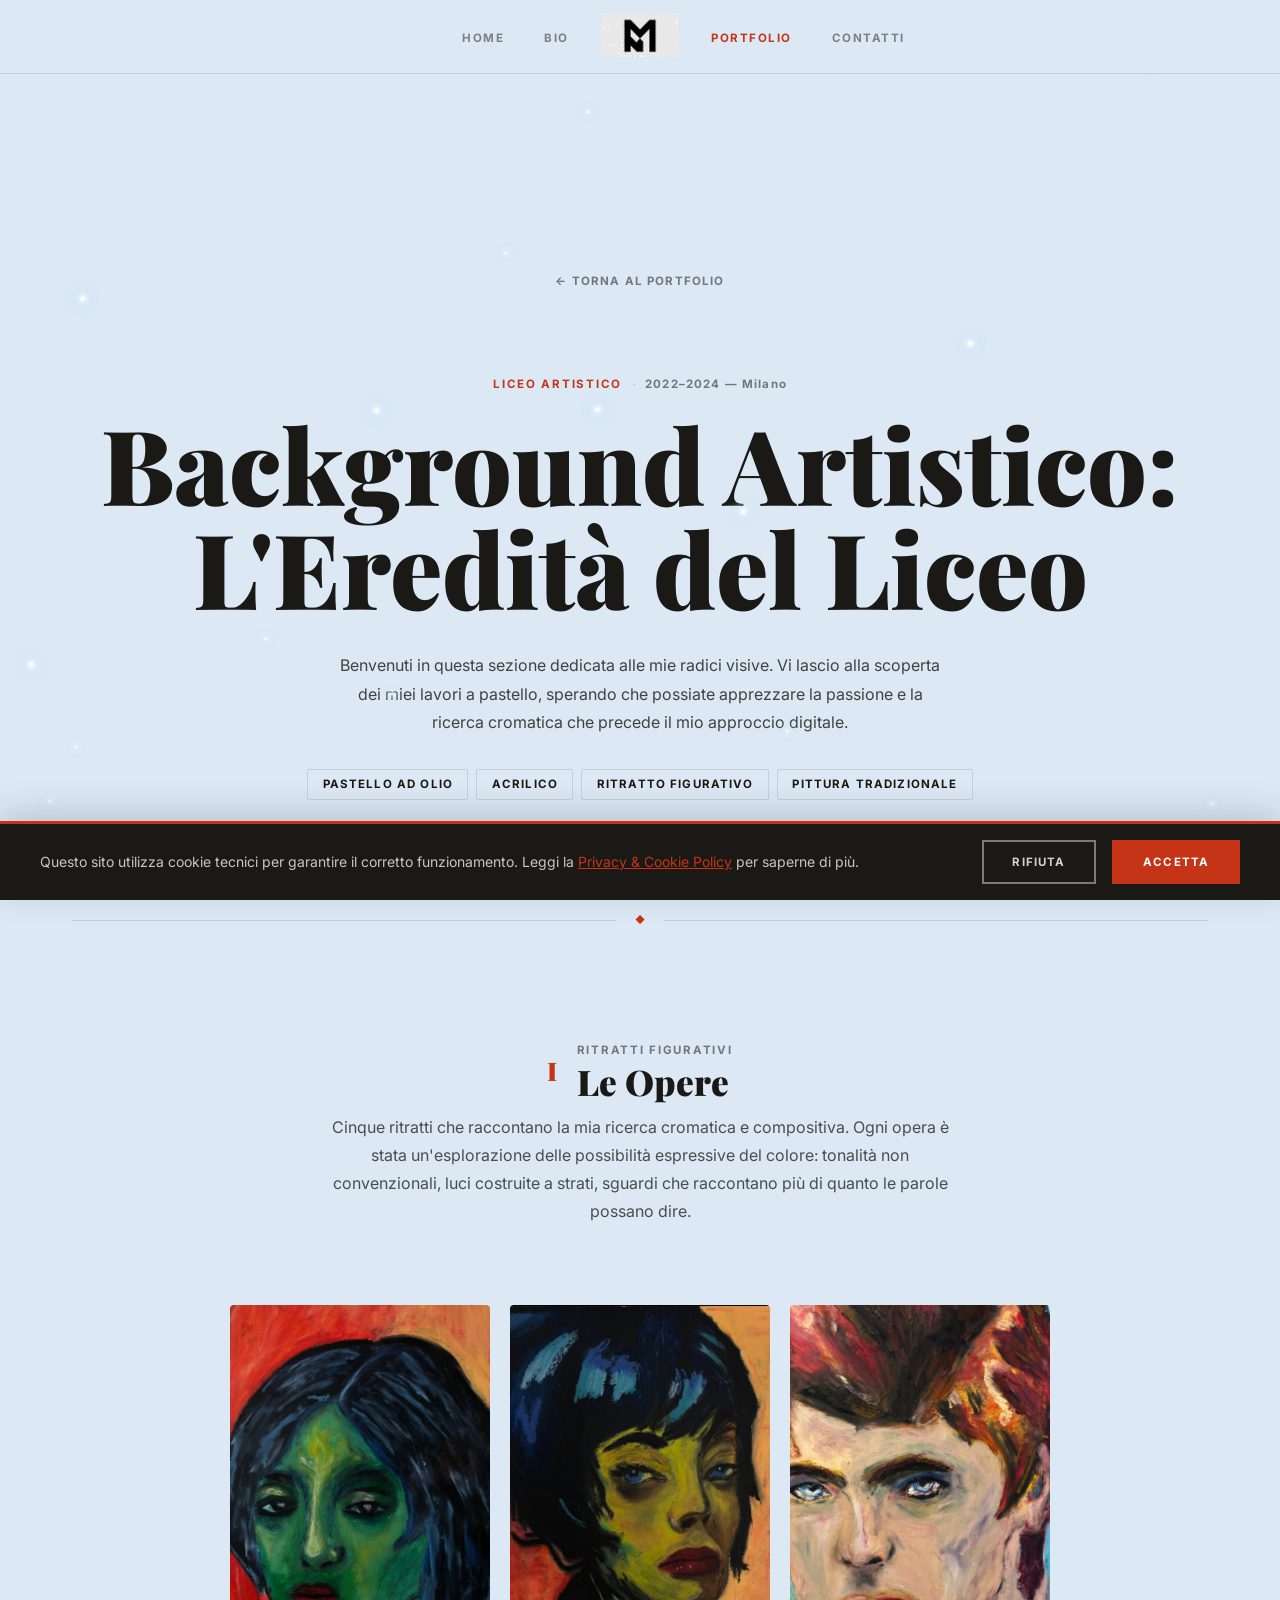
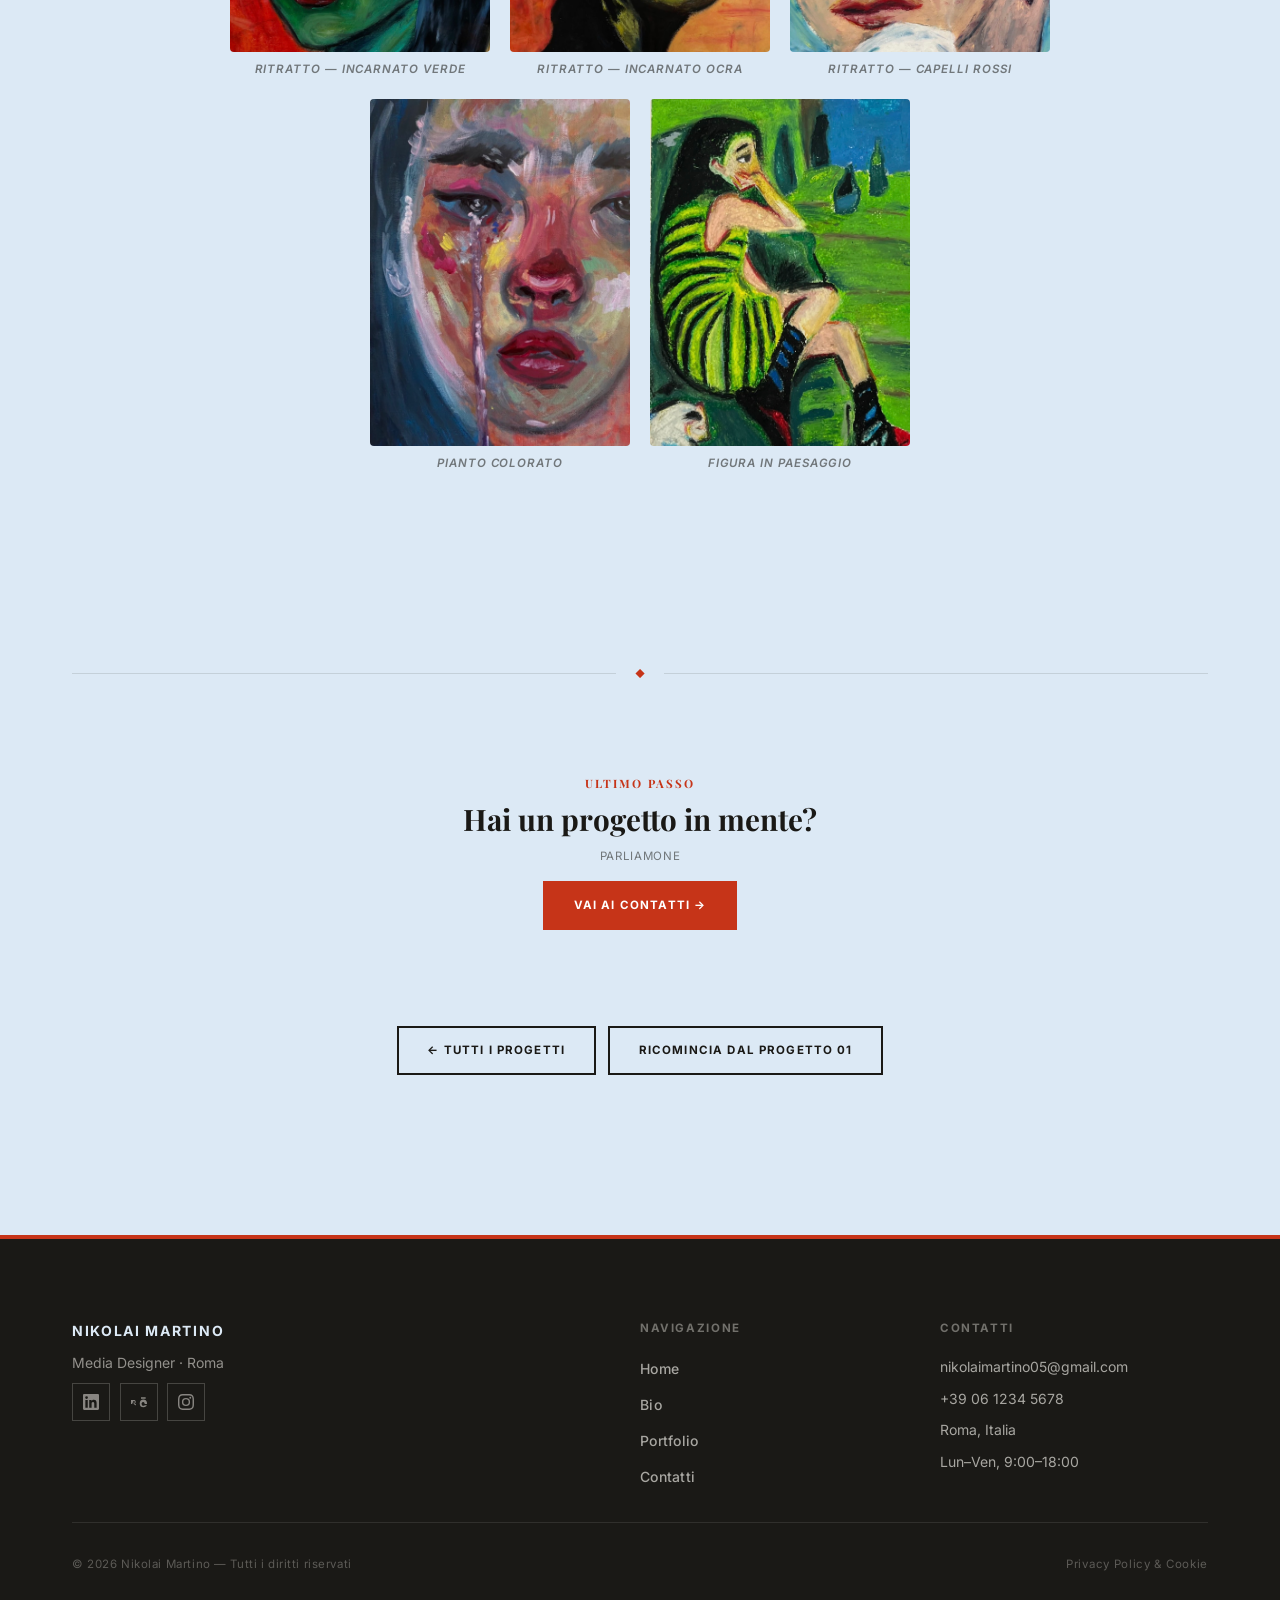
<file: portfolio-liceo.html>
<!DOCTYPE html>
<html lang="it">
<head>
  <meta charset="UTF-8">
  <meta name="viewport" content="width=device-width, initial-scale=1.0">

  <title>Background Artistico — Liceo Artistico · Nikolai Martino</title>
  <meta name="description" content="Opere a pastello e acrilico realizzate al Liceo Artistico Caravaggio di Milano: ritratti figurativi che sono le radici della mia identità creativa.">

  <!-- Open Graph -->
  <meta property="og:title" content="Background Artistico — Liceo Artistico · Nikolai Martino">
  <meta property="og:description" content="Una selezione di dipinti a pastello dal Liceo Artistico: le radici visive che precedono il mio approccio digitale.">
  <meta property="og:image" content="img/liceo%20artistico%20caravaggio/IMG_4185.jpg">
  <meta property="og:url" content="https://nikolaimartino.com/portfolio-liceo.html">
  <meta property="og:type" content="website">

  <!-- Favicon -->
  <link rel="icon" href="img/logo/logo-nm-clean.png" type="image/png">

  <!-- Google Fonts -->
  <link rel="preconnect" href="https://fonts.googleapis.com">
  <link rel="preconnect" href="https://fonts.gstatic.com" crossorigin>
  <link href="https://fonts.googleapis.com/css2?family=Inter:wght@400;500;700&family=Playfair+Display:wght@700;900&display=swap" rel="stylesheet">

  <link rel="stylesheet" href="css/style.css">
  <script src="js/cookie-consent.js"></script>
</head>
<body class="has-starfield">

  <div class="starfield" id="starfield" aria-hidden="true"></div>

  <!-- ======================================================
       NAVBAR
       ====================================================== -->
  <header class="navbar navbar--solid">
    <nav class="navbar__inner" aria-label="Navigazione principale">
      <ul class="navbar__links navbar__links--left">
        <li><a href="index.html" class="navbar__link">Home</a></li>
        <li><a href="bio.html" class="navbar__link">Bio</a></li>
      </ul>
      <a href="index.html" class="navbar__logo" aria-label="Nikolai Martino — Homepage">
        <img src="img/logo/logo-nm-clean.png" alt="Logo NM" class="navbar__logo-img">
      </a>
      <ul class="navbar__links navbar__links--right">
        <li><a href="portfolio.html" class="navbar__link active" aria-current="page">Portfolio</a></li>
        <li><a href="contatti.html" class="navbar__link">Contatti</a></li>
      </ul>
      <button class="navbar__toggle" aria-expanded="false" aria-controls="navbar-menu" aria-label="Apri menu">☰</button>
    </nav>
    <div class="navbar__mobile" id="navbar-menu">
      <ul class="navbar__mobile-links">
        <li><a href="index.html" class="navbar__link">Home</a></li>
        <li><a href="bio.html" class="navbar__link">Bio</a></li>
        <li><a href="portfolio.html" class="navbar__link active">Portfolio</a></li>
        <li><a href="contatti.html" class="navbar__link">Contatti</a></li>
      </ul>
    </div>
  </header>

  <main id="main-content">

    <!-- ====================================================
         PROJECT HEADER
         ==================================================== -->
    <section class="pv-hero" aria-labelledby="la-heading">
      <div class="container">

        <a href="portfolio.html" class="pv-back">← Torna al Portfolio</a>

        <div class="pv-hero__meta">
          <span class="pv-hero__tag">Liceo Artistico</span>
          <span class="pv-hero__dot" aria-hidden="true">·</span>
          <span class="pv-hero__year">2022–2024 — Milano</span>
        </div>

        <h1 class="pv-hero__title" id="la-heading">Background Artistico:<br>L'Eredità del Liceo</h1>

        <p class="pv-hero__sub">
          Benvenuti in questa sezione dedicata alle mie radici visive. Vi lascio alla scoperta dei miei lavori a pastello, sperando che possiate apprezzare la passione e la ricerca cromatica che precede il mio approccio digitale.
        </p>

        <div class="pv-hero__chips">
          <span class="pv-chip">Pastello ad Olio</span>
          <span class="pv-chip">Acrilico</span>
          <span class="pv-chip">Ritratto Figurativo</span>
          <span class="pv-chip">Pittura Tradizionale</span>
        </div>

      </div>
    </section>

    <!-- Divider -->
    <div class="bio-page-divider" aria-hidden="true">
      <span class="bio-page-divider__line"></span>
      <span class="bio-page-divider__ornament">◆</span>
      <span class="bio-page-divider__line"></span>
    </div>

    <!-- ====================================================
         GALLERY — LE OPERE
         ==================================================== -->
    <section class="pv-section ps-gallery-section" aria-labelledby="la-gallery-heading">
      <div class="container">

        <div class="pv-section__header">
          <span class="pv-section__num" aria-hidden="true">I</span>
          <div>
            <p class="pv-section__label">Ritratti figurativi</p>
            <h2 class="pv-section__title" id="la-gallery-heading">Le Opere</h2>
          </div>
        </div>

        <p class="pv-section__desc">
          Cinque ritratti che raccontano la mia ricerca cromatica e compositiva. Ogni opera è stata un'esplorazione delle possibilità espressive del colore: tonalità non convenzionali, luci costruite a strati, sguardi che raccontano più di quanto le parole possano dire.
        </p>

        <div class="ps-gallery ps-gallery--portrait-flex">

          <figure class="ps-gallery__item">
            <button class="ps-gallery__btn"
              data-img="img/liceo%20artistico%20caravaggio/IMG_4110.jpg"
              data-caption="Ritratto con capelli scuri — pastello ad olio, toni verdi e rossi contrapposti"
              aria-label="Apri immagine: Ritratto verde su sfondo rosso">
              <img src="img/liceo%20artistico%20caravaggio/IMG_4110.jpg"
                alt="Ritratto femminile a pastello — incarnato verde, capelli neri, sfondo rosso, Liceo Artistico Caravaggio"
                class="ps-gallery__img ps-gallery__img--top" loading="lazy">
              <div class="ps-gallery__overlay" aria-hidden="true"><span class="ps-gallery__zoom">⊕</span></div>
            </button>
            <figcaption class="ps-gallery__cap">Ritratto — Incarnato Verde</figcaption>
          </figure>

          <figure class="ps-gallery__item">
            <button class="ps-gallery__btn"
              data-img="img/liceo%20artistico%20caravaggio/IMG_4183.jpg"
              data-caption="Ritratto con capelli blu-neri — pastello ad olio, sguardo intenso su sfondo arancio"
              aria-label="Apri immagine: Ritratto su sfondo arancio">
              <img src="img/liceo%20artistico%20caravaggio/IMG_4183.jpg"
                alt="Ritratto femminile a pastello — incarnato ocra, capelli neri, sfondo arancio, Liceo Artistico Caravaggio"
                class="ps-gallery__img ps-gallery__img--top" loading="lazy">
              <div class="ps-gallery__overlay" aria-hidden="true"><span class="ps-gallery__zoom">⊕</span></div>
            </button>
            <figcaption class="ps-gallery__cap">Ritratto — Incarnato Ocra</figcaption>
          </figure>

          <figure class="ps-gallery__item">
            <button class="ps-gallery__btn"
              data-img="img/liceo%20artistico%20caravaggio/IMG_4184.jpg"
              data-caption="Ritratto con capelli rossi — pastello ad olio, primo piano ravvicinato, occhi chiari"
              aria-label="Apri immagine: Ritratto capelli rossi">
              <img src="img/liceo%20artistico%20caravaggio/IMG_4184.jpg"
                alt="Ritratto ravvicinato a pastello — capelli rossi, incarnato chiaro, occhi azzurri, Liceo Artistico Caravaggio"
                class="ps-gallery__img ps-gallery__img--top" loading="lazy">
              <div class="ps-gallery__overlay" aria-hidden="true"><span class="ps-gallery__zoom">⊕</span></div>
            </button>
            <figcaption class="ps-gallery__cap">Ritratto — Capelli Rossi</figcaption>
          </figure>

          <figure class="ps-gallery__item">
            <button class="ps-gallery__btn"
              data-img="img/liceo%20artistico%20caravaggio/IMG_4185.jpg"
              data-caption="Pianto Colorato — acrilico, lacrima che scende su un volto di colori misti, opera più espressiva"
              aria-label="Apri immagine: Pianto Colorato">
              <img src="img/liceo%20artistico%20caravaggio/IMG_4185.jpg"
                alt="Pianto Colorato — acrilico su tela, lacrima e pennellate astratte, Liceo Artistico Caravaggio"
                class="ps-gallery__img ps-gallery__img--top" loading="lazy">
              <div class="ps-gallery__overlay" aria-hidden="true"><span class="ps-gallery__zoom">⊕</span></div>
            </button>
            <figcaption class="ps-gallery__cap">Pianto Colorato</figcaption>
          </figure>

          <figure class="ps-gallery__item">
            <button class="ps-gallery__btn"
              data-img="img/liceo%20artistico%20caravaggio/IMG_4182.jpg"
              data-caption="Figura in paesaggio — pastello ad olio, figura seduta su sfondo verde, unica opera con ambientazione esterna"
              aria-label="Apri immagine: Figura in Paesaggio">
              <img src="img/liceo%20artistico%20caravaggio/IMG_4182.jpg"
                alt="Figura seduta in paesaggio verde — pastello ad olio, con gatto bianco, Liceo Artistico Caravaggio"
                class="ps-gallery__img ps-gallery__img--top" loading="lazy">
              <div class="ps-gallery__overlay" aria-hidden="true"><span class="ps-gallery__zoom">⊕</span></div>
            </button>
            <figcaption class="ps-gallery__cap">Figura in Paesaggio</figcaption>
          </figure>

        </div>

      </div>
    </section>

    <!-- Divider -->
    <div class="bio-page-divider" aria-hidden="true">
      <span class="bio-page-divider__line"></span>
      <span class="bio-page-divider__ornament">◆</span>
      <span class="bio-page-divider__line"></span>
    </div>

    <!-- Ultimo passo -->
    <section class="pv-next-project" aria-labelledby="pv-next-heading">
      <div class="container">
        <div class="pv-next-project__inner">
          <h2 class="pv-next-project__label" id="pv-next-heading">Ultimo passo</h2>
          <p class="pv-next-project__title">Hai un progetto in mente?</p>
          <p class="pv-next-project__tag">Parliamone</p>
          <a href="contatti.html" class="btn btn--primary">Vai ai Contatti →</a>
        </div>
      </div>
    </section>

    <!-- Navigazione -->
    <div class="pv-footer-nav pv-footer-nav--split">
      <a href="portfolio.html" class="btn btn--outline">← Tutti i progetti</a>
      <a href="portfolio-video.html" class="btn btn--outline">Ricomincia dal progetto 01</a>
    </div>

  </main>

  <!-- ======================================================
       LIGHTBOX
       ====================================================== -->
  <div id="ps-lightbox" class="ps-lightbox" role="dialog" aria-modal="true" aria-label="Visualizzatore immagine" hidden>
    <button class="ps-lightbox__close" id="ps-lightbox-close" aria-label="Chiudi">✕</button>
    <div class="ps-lightbox__backdrop" id="ps-lightbox-backdrop"></div>
    <figure class="ps-lightbox__figure">
      <img src="[data-uri]" alt="" class="ps-lightbox__img" id="ps-lightbox-img">
      <figcaption class="ps-lightbox__cap" id="ps-lightbox-cap"></figcaption>
    </figure>
  </div>

  <!-- ======================================================
       FOOTER
       ====================================================== -->
  <footer class="footer">
    <div class="container">
      <div class="footer__grid">
        <div>
          <p class="footer__brand-name">Nikolai Martino</p>
          <p class="footer__tagline">Media Designer · Roma</p>
                    <div class="footer__social">
            <a href="https://www.linkedin.com/in/nikolai-martino-71b693373/" class="footer__social-link" aria-label="LinkedIn di Nikolai Martino" target="_blank" rel="noopener noreferrer">
              <svg viewBox="0 0 24 24" aria-hidden="true"><path d="M20.447 20.452h-3.554v-5.569c0-1.328-.027-3.037-1.852-3.037-1.853 0-2.136 1.445-2.136 2.939v5.667H9.351V9h3.414v1.561h.046c.477-.9 1.637-1.85 3.37-1.85 3.601 0 4.267 2.37 4.267 5.455v6.286zM5.337 7.433a2.062 2.062 0 0 1-2.063-2.065 2.064 2.064 0 1 1 2.063 2.065zm1.782 13.019H3.555V9h3.564v11.452zM22.225 0H1.771C.792 0 0 .774 0 1.729v20.542C0 23.227.792 24 1.771 24h20.451C23.2 24 24 23.227 24 22.271V1.729C24 .774 23.2 0 22.222 0h.003z"/></svg>
            </a>
            <a href="https://www.behance.net/nikolaimartino/moodboards" class="footer__social-link" aria-label="Behance di Nikolai Martino" target="_blank" rel="noopener noreferrer">
              <svg viewBox="0 0 24 24" aria-hidden="true"><path d="M22 7h-7V5h7v2zm1.726 10c-.442 1.297-2.029 3-5.101 3-3.074 0-5.564-1.729-5.564-5.675 0-3.91 2.325-5.92 5.466-5.92 3.082 0 4.964 1.782 5.375 4.426.078.506.109 1.188.095 2.14H15.97c.13 3.211 3.483 3.312 4.588 2.029H23.72zm-7.249-2h4.099c-.011-.474-.091-.925-.233-1.31-.347-.968-1.152-1.51-2.057-1.51-.966 0-1.868.542-2.246 1.51-.181.462-.277.925-.287 1.31h.724zm-11.178 0l-3.299-2.08V15h-3V9.001h5.001c2.001 0 3.001 1 3.001 3s-1 3-3.001 3h-2V15h2l3.299 2.08V15zm-3.299-4H3v2h2.001c.553 0 1.001-.448 1.001-1s-.448-1-1.001-1z"/></svg>
            </a>
            <a href="https://www.instagram.com/_nikomartino_/" class="footer__social-link" aria-label="Instagram di Nikolai Martino" target="_blank" rel="noopener noreferrer">
              <svg viewBox="0 0 24 24" aria-hidden="true"><path d="M12 2.163c3.204 0 3.584.012 4.85.07 3.252.148 4.771 1.691 4.919 4.919.058 1.265.069 1.645.069 4.849 0 3.205-.012 3.584-.069 4.849-.149 3.225-1.664 4.771-4.919 4.919-1.266.058-1.644.07-4.85.07-3.204 0-3.584-.012-4.849-.07-3.26-.149-4.771-1.699-4.919-4.92-.058-1.265-.07-1.644-.07-4.849 0-3.204.013-3.583.07-4.849.149-3.227 1.664-4.771 4.919-4.919 1.266-.057 1.645-.069 4.849-.069zm0-2.163c-3.259 0-3.667.014-4.947.072-4.358.2-6.78 2.618-6.98 6.98-.059 1.281-.073 1.689-.073 4.948 0 3.259.014 3.668.072 4.948.2 4.358 2.618 6.78 6.98 6.98 1.281.058 1.689.072 4.948.072 3.259 0 3.668-.014 4.948-.072 4.354-.2 6.782-2.618 6.979-6.98.059-1.28.073-1.689.073-4.948 0-3.259-.014-3.667-.072-4.947-.196-4.354-2.617-6.78-6.979-6.98-1.281-.059-1.69-.073-4.949-.073zm0 5.838a6.162 6.162 0 1 0 0 12.324 6.162 6.162 0 0 0 0-12.324zM12 16a4 4 0 1 1 0-8 4 4 0 0 1 0 8zm6.406-11.845a1.44 1.44 0 1 0 0 2.881 1.44 1.44 0 0 0 0-2.881z"/></svg>
            </a>
          </div>
</div>
        <nav aria-label="Navigazione footer">
          <p class="footer__heading">Navigazione</p>
          <ul class="footer__nav">
            <li><a href="index.html" class="footer__nav-link">Home</a></li>
            <li><a href="bio.html" class="footer__nav-link">Bio</a></li>
            <li><a href="portfolio.html" class="footer__nav-link">Portfolio</a></li>
            <li><a href="contatti.html" class="footer__nav-link">Contatti</a></li>
          </ul>
        </nav>
                <div>
          <p class="footer__heading">Contatti</p>
          <p class="footer__contact-item"><a href="mailto:nikolaimartino05@gmail.com">nikolaimartino05@gmail.com</a></p>
          <p class="footer__contact-item"><a href="tel:+390612345678">+39 06 1234 5678</a></p>
          <p class="footer__contact-item">Roma, Italia</p>
          <p class="footer__contact-item">Lun–Ven, 9:00–18:00</p>
        </div>

      </div>
      <div class="footer__bottom">
        <p class="footer__copy">&copy; 2026 Nikolai Martino — Tutti i diritti riservati</p>
        <a href="privacy.html" class="footer__privacy-link">Privacy Policy &amp; Cookie</a>
      </div>
    </div>
  </footer>

  <!-- Cookie Banner -->
  <div id="cookie-banner" class="cookie-banner" role="dialog" aria-labelledby="cookie-banner-title" aria-live="polite">
    <div class="cookie-banner__inner">
      <p class="cookie-banner__text" id="cookie-banner-title">
        Questo sito utilizza cookie tecnici per garantire il corretto funzionamento.
        Leggi la <a href="privacy.html">Privacy &amp; Cookie Policy</a> per saperne di più.
      </p>
      <div class="cookie-banner__actions">
        <button id="reject-cookies" type="button" class="btn btn--outline-white">Rifiuta</button>
        <button id="accept-cookies" type="button" class="btn btn--primary">Accetta</button>
      </div>
    </div>
  </div>

  <script src="js/main.js"></script>
</body>
</html>
</file>
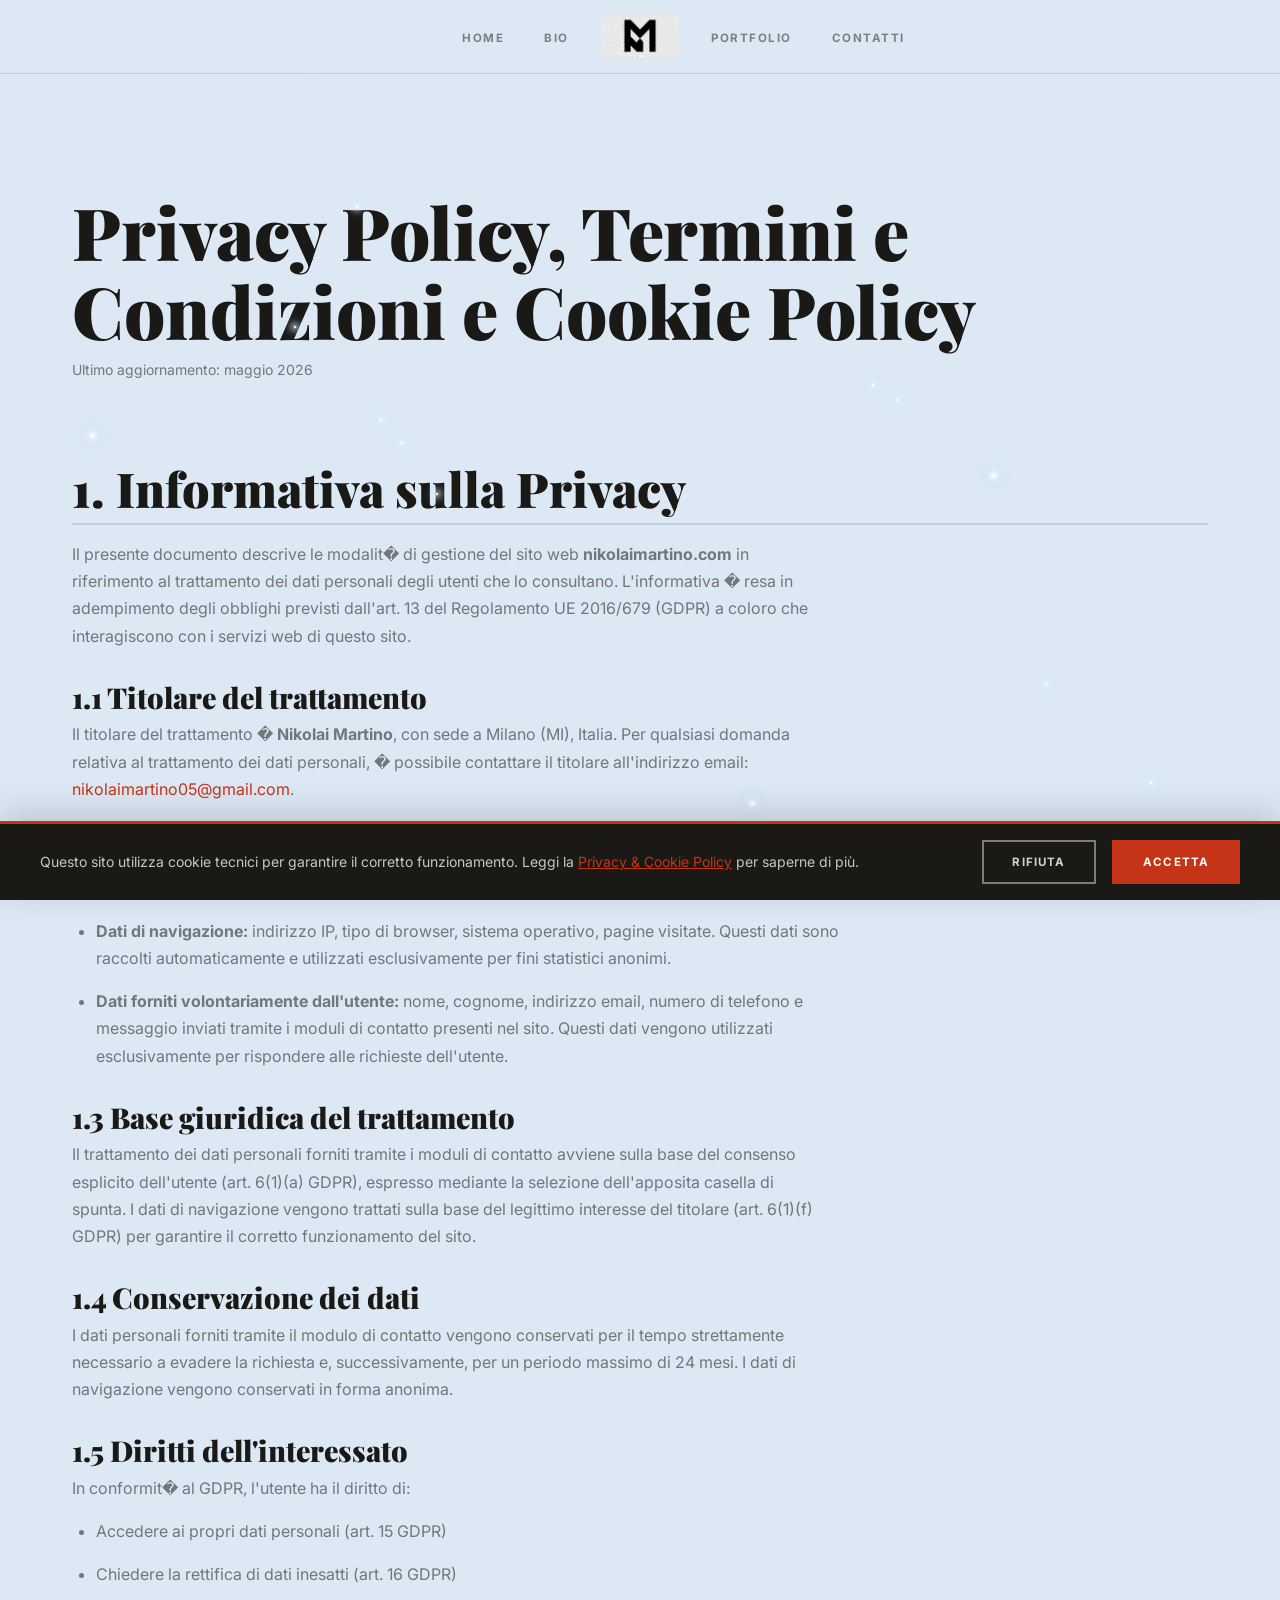
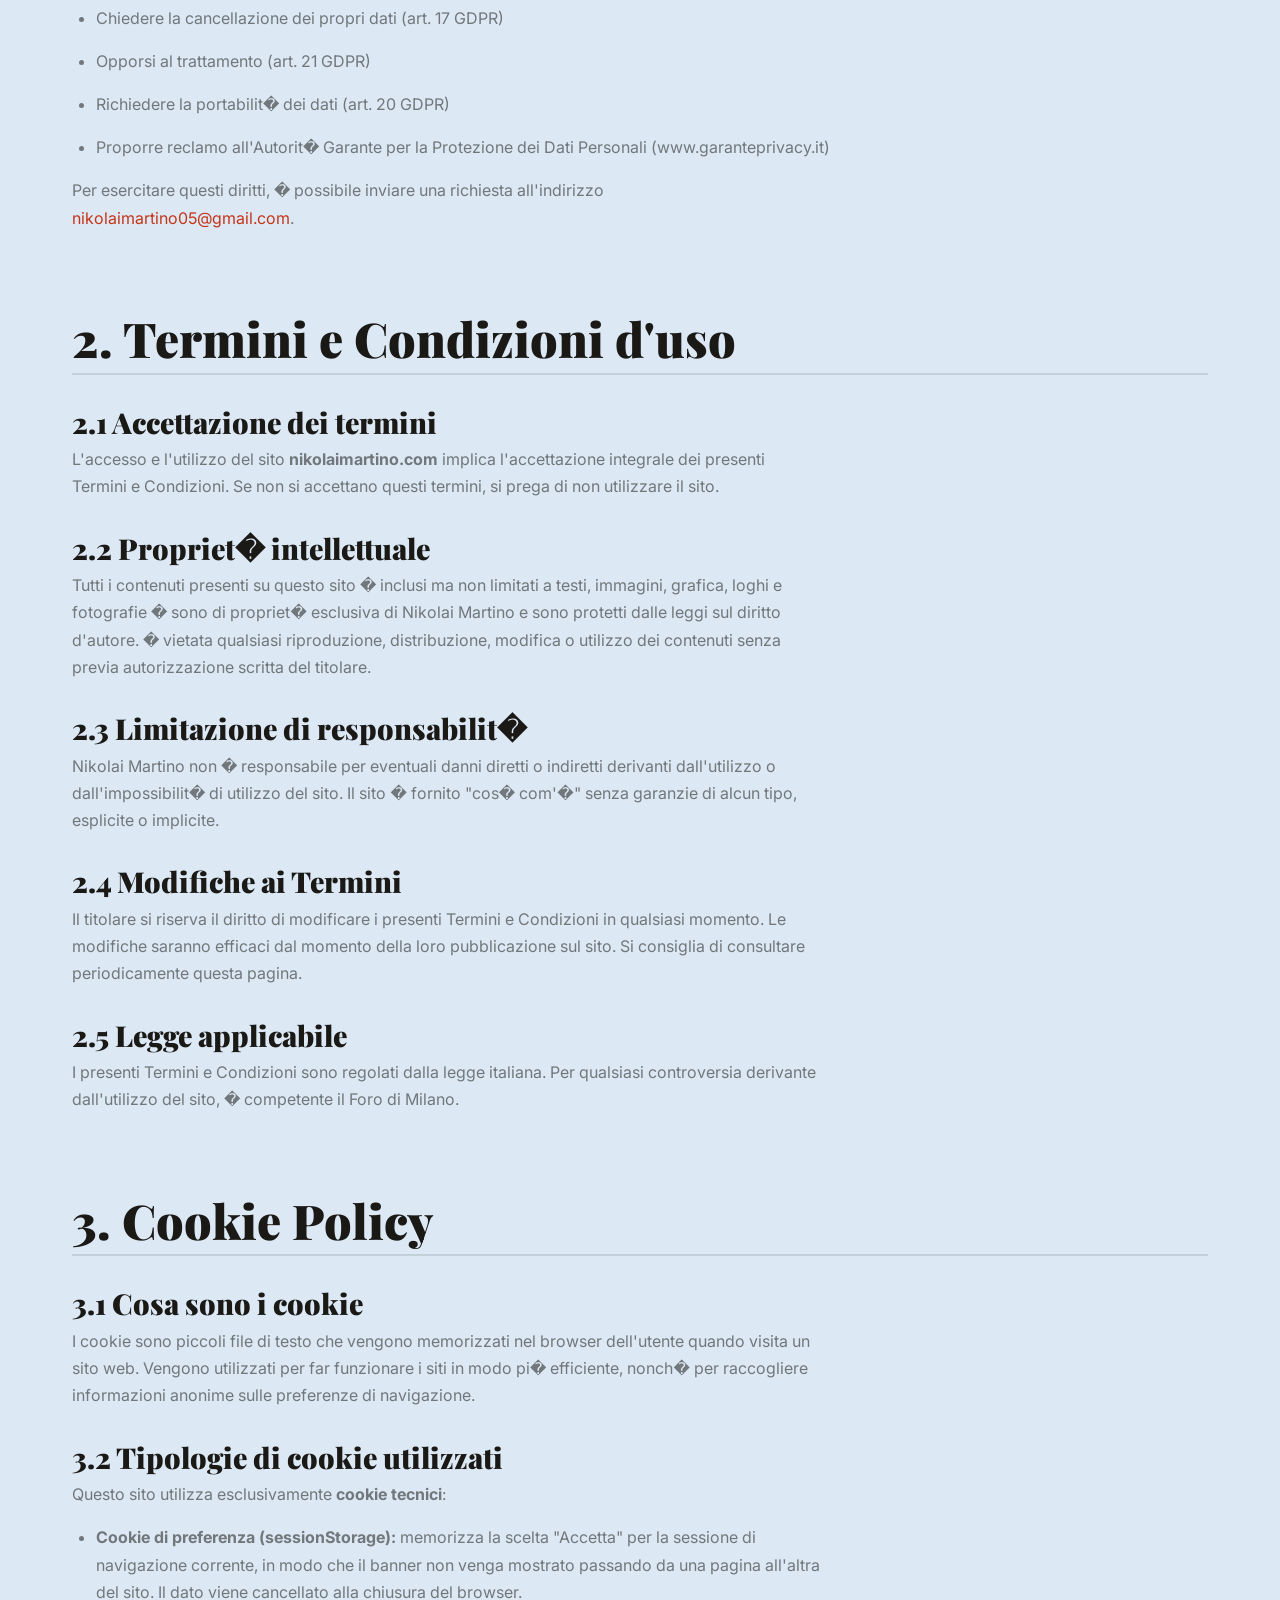
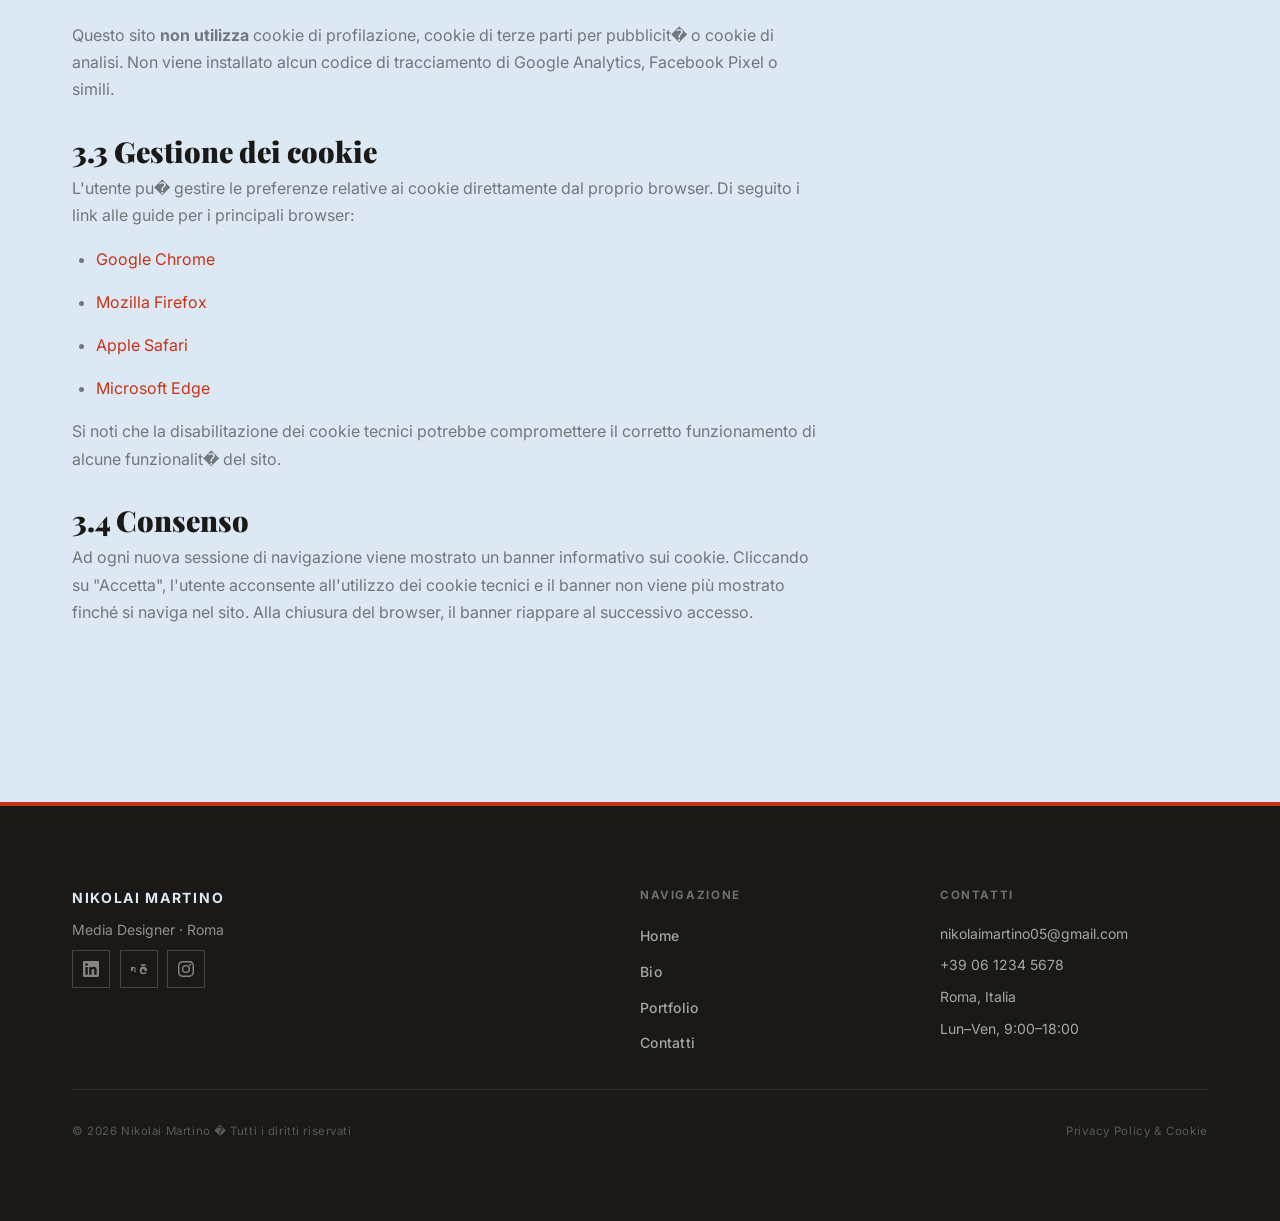
<file: privacy.html>
<!DOCTYPE html>
<html lang="it">
<head>
  <meta charset="UTF-8">
  <meta name="viewport" content="width=device-width, initial-scale=1.0">

  <title>Privacy Policy e Cookie � Nikolai Martino</title>
  <meta name="description" content="Privacy Policy, Termini e Condizioni d'uso e Cookie Policy del sito portfolio di Nikolai Martino, Media Designer a Milano.">

  <!-- Open Graph -->
  <meta property="og:title" content="Privacy Policy � Nikolai Martino">
  <meta property="og:description" content="Privacy Policy, Termini e Condizioni e Cookie Policy del sito di Nikolai Martino.">
  <meta property="og:image" content="img/logo-nm-clean.png">
  <meta property="og:url" content="https://nikolaimartino.com/privacy.html">
  <meta property="og:type" content="website">

  <!-- Favicon -->
  <link rel="icon" href="img/logo/logo-nm-clean.png" type="image/png">

  <!-- Google Fonts -->
  <link rel="preconnect" href="https://fonts.googleapis.com">
  <link rel="preconnect" href="https://fonts.gstatic.com" crossorigin>
  <link href="https://fonts.googleapis.com/css2?family=Inter:wght@400;500&family=Playfair+Display:wght@700;900&display=swap" rel="stylesheet">

  <link rel="stylesheet" href="css/style.css">
  <script src="js/cookie-consent.js"></script>
</head>
<body class="has-starfield">

  <div class="starfield" id="starfield" aria-hidden="true"></div>

  <!-- ======================================================
       NAVBAR — split design with center logo
       ====================================================== -->
  <header class="navbar navbar--solid">
    <nav class="navbar__inner" aria-label="Navigazione principale">

      <!-- Left links (desktop) -->
      <ul class="navbar__links navbar__links--left">
        <li><a href="index.html" class="navbar__link">Home</a></li>
        <li><a href="bio.html" class="navbar__link">Bio</a></li>
      </ul>

      <!-- Center: logo -->
      <a href="index.html" class="navbar__logo" aria-label="Nikolai Martino — Homepage">
        <img src="img/logo/logo-nm-clean.png" alt="Logo NM" class="navbar__logo-img">
      </a>

      <!-- Right links (desktop) -->
      <ul class="navbar__links navbar__links--right">
        <li><a href="portfolio.html" class="navbar__link">Portfolio</a></li>
        <li><a href="contatti.html" class="navbar__link">Contatti</a></li>
      </ul>

      <!-- Mobile hamburger -->
      <button
        class="navbar__toggle"
        aria-expanded="false"
        aria-controls="navbar-menu"
        aria-label="Apri menu di navigazione"
      >☰</button>

    </nav>

    <!-- Mobile dropdown menu -->
    <div class="navbar__mobile" id="navbar-menu">
      <ul class="navbar__mobile-links">
        <li><a href="index.html" class="navbar__link">Home</a></li>
        <li><a href="bio.html" class="navbar__link">Bio</a></li>
        <li><a href="portfolio.html" class="navbar__link">Portfolio</a></li>
        <li><a href="contatti.html" class="navbar__link">Contatti</a></li>
      </ul>
    </div>
  </header>

  <main id="main-content">

    <div class="privacy-page container">

      <h1>Privacy Policy, Termini e Condizioni e Cookie Policy</h1>
      <p class="privacy-date">Ultimo aggiornamento: maggio 2026</p>

      <!-- ====================================================
           PRIVACY POLICY
           ==================================================== -->
      <h2>1. Informativa sulla Privacy</h2>
      <p>
        Il presente documento descrive le modalit� di gestione del sito web <strong>nikolaimartino.com</strong> in riferimento al trattamento dei dati personali degli utenti che lo consultano. L'informativa � resa in adempimento degli obblighi previsti dall'art. 13 del Regolamento UE 2016/679 (GDPR) a coloro che interagiscono con i servizi web di questo sito.
      </p>

      <h3>1.1 Titolare del trattamento</h3>
      <p>
        Il titolare del trattamento � <strong>Nikolai Martino</strong>, con sede a Milano (MI), Italia. Per qualsiasi domanda relativa al trattamento dei dati personali, � possibile contattare il titolare all'indirizzo email: <a href="mailto:nikolaimartino05@gmail.com">nikolaimartino05@gmail.com</a>.
      </p>

      <h3>1.2 Dati raccolti e finalit� del trattamento</h3>
      <p>
        Il sito raccoglie i seguenti tipi di dati personali:
      </p>
      <ul>
        <li><strong>Dati di navigazione:</strong> indirizzo IP, tipo di browser, sistema operativo, pagine visitate. Questi dati sono raccolti automaticamente e utilizzati esclusivamente per fini statistici anonimi.</li>
        <li><strong>Dati forniti volontariamente dall'utente:</strong> nome, cognome, indirizzo email, numero di telefono e messaggio inviati tramite i moduli di contatto presenti nel sito. Questi dati vengono utilizzati esclusivamente per rispondere alle richieste dell'utente.</li>
      </ul>

      <h3>1.3 Base giuridica del trattamento</h3>
      <p>
        Il trattamento dei dati personali forniti tramite i moduli di contatto avviene sulla base del consenso esplicito dell'utente (art. 6(1)(a) GDPR), espresso mediante la selezione dell'apposita casella di spunta. I dati di navigazione vengono trattati sulla base del legittimo interesse del titolare (art. 6(1)(f) GDPR) per garantire il corretto funzionamento del sito.
      </p>

      <h3>1.4 Conservazione dei dati</h3>
      <p>
        I dati personali forniti tramite il modulo di contatto vengono conservati per il tempo strettamente necessario a evadere la richiesta e, successivamente, per un periodo massimo di 24 mesi. I dati di navigazione vengono conservati in forma anonima.
      </p>

      <h3>1.5 Diritti dell'interessato</h3>
      <p>
        In conformit� al GDPR, l'utente ha il diritto di:
      </p>
      <ul>
        <li>Accedere ai propri dati personali (art. 15 GDPR)</li>
        <li>Chiedere la rettifica di dati inesatti (art. 16 GDPR)</li>
        <li>Chiedere la cancellazione dei propri dati (art. 17 GDPR)</li>
        <li>Opporsi al trattamento (art. 21 GDPR)</li>
        <li>Richiedere la portabilit� dei dati (art. 20 GDPR)</li>
        <li>Proporre reclamo all'Autorit� Garante per la Protezione dei Dati Personali (www.garanteprivacy.it)</li>
      </ul>
      <p>
        Per esercitare questi diritti, � possibile inviare una richiesta all'indirizzo <a href="mailto:nikolaimartino05@gmail.com">nikolaimartino05@gmail.com</a>.
      </p>

      <!-- ====================================================
           TERMINI E CONDIZIONI
           ==================================================== -->
      <h2>2. Termini e Condizioni d'uso</h2>

      <h3>2.1 Accettazione dei termini</h3>
      <p>
        L'accesso e l'utilizzo del sito <strong>nikolaimartino.com</strong> implica l'accettazione integrale dei presenti Termini e Condizioni. Se non si accettano questi termini, si prega di non utilizzare il sito.
      </p>

      <h3>2.2 Propriet� intellettuale</h3>
      <p>
        Tutti i contenuti presenti su questo sito � inclusi ma non limitati a testi, immagini, grafica, loghi e fotografie � sono di propriet� esclusiva di Nikolai Martino e sono protetti dalle leggi sul diritto d'autore. � vietata qualsiasi riproduzione, distribuzione, modifica o utilizzo dei contenuti senza previa autorizzazione scritta del titolare.
      </p>

      <h3>2.3 Limitazione di responsabilit�</h3>
      <p>
        Nikolai Martino non � responsabile per eventuali danni diretti o indiretti derivanti dall'utilizzo o dall'impossibilit� di utilizzo del sito. Il sito � fornito "cos� com'�" senza garanzie di alcun tipo, esplicite o implicite.
      </p>

      <h3>2.4 Modifiche ai Termini</h3>
      <p>
        Il titolare si riserva il diritto di modificare i presenti Termini e Condizioni in qualsiasi momento. Le modifiche saranno efficaci dal momento della loro pubblicazione sul sito. Si consiglia di consultare periodicamente questa pagina.
      </p>

      <h3>2.5 Legge applicabile</h3>
      <p>
        I presenti Termini e Condizioni sono regolati dalla legge italiana. Per qualsiasi controversia derivante dall'utilizzo del sito, � competente il Foro di Milano.
      </p>

      <!-- ====================================================
           COOKIE POLICY
           ==================================================== -->
      <h2>3. Cookie Policy</h2>

      <h3>3.1 Cosa sono i cookie</h3>
      <p>
        I cookie sono piccoli file di testo che vengono memorizzati nel browser dell'utente quando visita un sito web. Vengono utilizzati per far funzionare i siti in modo pi� efficiente, nonch� per raccogliere informazioni anonime sulle preferenze di navigazione.
      </p>

      <h3>3.2 Tipologie di cookie utilizzati</h3>
      <p>
        Questo sito utilizza esclusivamente <strong>cookie tecnici</strong>:
      </p>
      <ul>
        <li>
          <strong>Cookie di preferenza (sessionStorage):</strong> memorizza la scelta "Accetta" per la sessione di navigazione corrente, in modo che il banner non venga mostrato passando da una pagina all'altra del sito. Il dato viene cancellato alla chiusura del browser.
        </li>
      </ul>
      <p>
        Questo sito <strong>non utilizza</strong> cookie di profilazione, cookie di terze parti per pubblicit� o cookie di analisi. Non viene installato alcun codice di tracciamento di Google Analytics, Facebook Pixel o simili.
      </p>

      <h3>3.3 Gestione dei cookie</h3>
      <p>
        L'utente pu� gestire le preferenze relative ai cookie direttamente dal proprio browser. Di seguito i link alle guide per i principali browser:
      </p>
      <ul>
        <li><a href="https://support.google.com/chrome/answer/95647" target="_blank" rel="noopener noreferrer">Google Chrome</a></li>
        <li><a href="https://support.mozilla.org/it/kb/protezione-antitracciamento-avanzata-firefox-desktop" target="_blank" rel="noopener noreferrer">Mozilla Firefox</a></li>
        <li><a href="https://support.apple.com/it-it/guide/safari/sfri11471/mac" target="_blank" rel="noopener noreferrer">Apple Safari</a></li>
        <li><a href="https://support.microsoft.com/it-it/microsoft-edge/eliminare-i-cookie-in-microsoft-edge-63947406-40ac-c3b8-57b9-2a946a29ae09" target="_blank" rel="noopener noreferrer">Microsoft Edge</a></li>
      </ul>
      <p>
        Si noti che la disabilitazione dei cookie tecnici potrebbe compromettere il corretto funzionamento di alcune funzionalit� del sito.
      </p>

      <h3>3.4 Consenso</h3>
      <p>
        Ad ogni nuova sessione di navigazione viene mostrato un banner informativo sui cookie. Cliccando su "Accetta", l'utente acconsente all'utilizzo dei cookie tecnici e il banner non viene più mostrato finché si naviga nel sito. Alla chiusura del browser, il banner riappare al successivo accesso.
      </p>

    </div>

  </main>

  <!-- ======================================================
       FOOTER
       ====================================================== -->
  <footer class="footer">
    <div class="container">

      <div class="footer__grid">
        <div>
          <p class="footer__brand-name">Nikolai Martino</p>
          <p class="footer__tagline">Media Designer · Roma</p>
                    <div class="footer__social">
            <a href="https://www.linkedin.com/in/nikolai-martino-71b693373/" class="footer__social-link" aria-label="LinkedIn di Nikolai Martino" target="_blank" rel="noopener noreferrer">
              <svg viewBox="0 0 24 24" aria-hidden="true"><path d="M20.447 20.452h-3.554v-5.569c0-1.328-.027-3.037-1.852-3.037-1.853 0-2.136 1.445-2.136 2.939v5.667H9.351V9h3.414v1.561h.046c.477-.9 1.637-1.85 3.37-1.85 3.601 0 4.267 2.37 4.267 5.455v6.286zM5.337 7.433a2.062 2.062 0 0 1-2.063-2.065 2.064 2.064 0 1 1 2.063 2.065zm1.782 13.019H3.555V9h3.564v11.452zM22.225 0H1.771C.792 0 0 .774 0 1.729v20.542C0 23.227.792 24 1.771 24h20.451C23.2 24 24 23.227 24 22.271V1.729C24 .774 23.2 0 22.222 0h.003z"/></svg>
            </a>
            <a href="https://www.behance.net/nikolaimartino/moodboards" class="footer__social-link" aria-label="Behance di Nikolai Martino" target="_blank" rel="noopener noreferrer">
              <svg viewBox="0 0 24 24" aria-hidden="true"><path d="M22 7h-7V5h7v2zm1.726 10c-.442 1.297-2.029 3-5.101 3-3.074 0-5.564-1.729-5.564-5.675 0-3.91 2.325-5.92 5.466-5.92 3.082 0 4.964 1.782 5.375 4.426.078.506.109 1.188.095 2.14H15.97c.13 3.211 3.483 3.312 4.588 2.029H23.72zm-7.249-2h4.099c-.011-.474-.091-.925-.233-1.31-.347-.968-1.152-1.51-2.057-1.51-.966 0-1.868.542-2.246 1.51-.181.462-.277.925-.287 1.31h.724zm-11.178 0l-3.299-2.08V15h-3V9.001h5.001c2.001 0 3.001 1 3.001 3s-1 3-3.001 3h-2V15h2l3.299 2.08V15zm-3.299-4H3v2h2.001c.553 0 1.001-.448 1.001-1s-.448-1-1.001-1z"/></svg>
            </a>
            <a href="https://www.instagram.com/_nikomartino_/" class="footer__social-link" aria-label="Instagram di Nikolai Martino" target="_blank" rel="noopener noreferrer">
              <svg viewBox="0 0 24 24" aria-hidden="true"><path d="M12 2.163c3.204 0 3.584.012 4.85.07 3.252.148 4.771 1.691 4.919 4.919.058 1.265.069 1.645.069 4.849 0 3.205-.012 3.584-.069 4.849-.149 3.225-1.664 4.771-4.919 4.919-1.266.058-1.644.07-4.85.07-3.204 0-3.584-.012-4.849-.07-3.26-.149-4.771-1.699-4.919-4.92-.058-1.265-.07-1.644-.07-4.849 0-3.204.013-3.583.07-4.849.149-3.227 1.664-4.771 4.919-4.919 1.266-.057 1.645-.069 4.849-.069zm0-2.163c-3.259 0-3.667.014-4.947.072-4.358.2-6.78 2.618-6.98 6.98-.059 1.281-.073 1.689-.073 4.948 0 3.259.014 3.668.072 4.948.2 4.358 2.618 6.78 6.98 6.98 1.281.058 1.689.072 4.948.072 3.259 0 3.668-.014 4.948-.072 4.354-.2 6.782-2.618 6.979-6.98.059-1.28.073-1.689.073-4.948 0-3.259-.014-3.667-.072-4.947-.196-4.354-2.617-6.78-6.979-6.98-1.281-.059-1.69-.073-4.949-.073zm0 5.838a6.162 6.162 0 1 0 0 12.324 6.162 6.162 0 0 0 0-12.324zM12 16a4 4 0 1 1 0-8 4 4 0 0 1 0 8zm6.406-11.845a1.44 1.44 0 1 0 0 2.881 1.44 1.44 0 0 0 0-2.881z"/></svg>
            </a>
          </div>
</div>

        <nav aria-label="Navigazione footer">
          <p class="footer__heading">Navigazione</p>
          <ul class="footer__nav">
            <li><a href="index.html" class="footer__nav-link">Home</a></li>
            <li><a href="bio.html" class="footer__nav-link">Bio</a></li>
            <li><a href="portfolio.html" class="footer__nav-link">Portfolio</a></li>
            <li><a href="contatti.html" class="footer__nav-link">Contatti</a></li>
          </ul>
        </nav>

                <div>
          <p class="footer__heading">Contatti</p>
          <p class="footer__contact-item"><a href="mailto:nikolaimartino05@gmail.com">nikolaimartino05@gmail.com</a></p>
          <p class="footer__contact-item"><a href="tel:+390612345678">+39 06 1234 5678</a></p>
          <p class="footer__contact-item">Roma, Italia</p>
          <p class="footer__contact-item">Lun–Ven, 9:00–18:00</p>
        </div>

      </div>

      <div class="footer__bottom">
        <p class="footer__copy">&copy; 2026 Nikolai Martino � Tutti i diritti riservati</p>
        <a href="privacy.html" class="footer__privacy-link">Privacy Policy &amp; Cookie</a>
      </div>

    </div>
  </footer>

  <!-- Cookie Banner -->
  <div id="cookie-banner" class="cookie-banner" role="dialog" aria-labelledby="cookie-banner-title" aria-live="polite">
    <div class="cookie-banner__inner">
      <p class="cookie-banner__text" id="cookie-banner-title">
        Questo sito utilizza cookie tecnici per garantire il corretto funzionamento.
        Leggi la <a href="privacy.html">Privacy &amp; Cookie Policy</a> per saperne di più.
      </p>
      <div class="cookie-banner__actions">
        <button id="reject-cookies" type="button" class="btn btn--outline-white">Rifiuta</button>
        <button id="accept-cookies" type="button" class="btn btn--primary">Accetta</button>
      </div>
    </div>
  </div>

  <script src="js/main.js"></script>
</body>
</html>
</file>
<file: css/style.css>
/* ============================================================
   DESIGN SYSTEM — Nikolai Martino Portfolio
   Editorial · Bold · Clean
   Inspired by alexfisherdesign.ca
   ============================================================ */

/* ------------------------------------------------------------
   1. CUSTOM PROPERTIES
   ------------------------------------------------------------ */
:root {
  --color-bg:      #f5f2ec;
  --color-surface: #eae5db;
  --color-text:    #1a1916;
  --color-accent:  #c63418;
  --color-primary: #1a1916;
  --color-muted:   rgba(26, 25, 22, 0.52);
  --color-border:  rgba(26, 25, 22, 0.12);

  --font-heading: 'Playfair Display', Georgia, serif;
  --font-body:    'Inter', system-ui, sans-serif;

  --size-xs:   0.72rem;
  --size-sm:   0.875rem;
  --size-base: 1rem;
  --size-lg:   1.25rem;
  --size-xl:   1.5rem;
  --size-2xl:  2rem;
  --size-3xl:  3rem;

  --space-xs:  0.5rem;
  --space-sm:  1rem;
  --space-md:  2rem;
  --space-lg:  5rem;
  --space-xl:  10rem;

  --radius-sm: 0px;
  --radius-md: 2px;
  --radius-lg: 4px;

  --transition-fast: 0.22s ease;
  --transition:      0.4s ease;
  --transition-slow: 0.75s ease;

  --max-width: 1200px;
}

/* ------------------------------------------------------------
   2. RESET & BASE
   ------------------------------------------------------------ */
*, *::before, *::after {
  box-sizing: border-box;
  margin: 0;
  padding: 0;
}

html {
  scroll-behavior: smooth;
  -webkit-text-size-adjust: 100%;
  text-size-adjust: 100%;
}

body {
  font-family: var(--font-body);
  font-size: var(--size-base);
  line-height: 1.7;
  color: var(--color-text);
  background-color: var(--color-bg);
  -webkit-font-smoothing: antialiased;
  overflow-x: hidden;
}

img {
  display: block;
  max-width: 100%;
  height: auto;
}

ul { list-style: none; }

a {
  color: var(--color-accent);
  text-decoration: none;
  transition: opacity var(--transition-fast);
}

a:hover { opacity: 0.72; }

/* ------------------------------------------------------------
   3. TIPOGRAFIA
   ------------------------------------------------------------ */
h1, h2, h3, h4, h5, h6 {
  font-family: var(--font-heading);
  font-weight: 900;
  line-height: 1.1;
  color: var(--color-text);
}

h1 { font-size: clamp(2.4rem, 6vw, 4.5rem); }
h2 { font-size: clamp(1.8rem, 4vw, 3rem); }
h3 { font-size: clamp(1.2rem, 2.5vw, 1.8rem); }
h4 { font-size: var(--size-lg); }

p {
  max-width: 65ch;
  color: var(--color-muted);
}

/* Uppercase label style — used across the site */
.label-caps {
  font-family: var(--font-body);
  font-size: var(--size-xs);
  font-weight: 700;
  letter-spacing: 0.14em;
  text-transform: uppercase;
  color: var(--color-muted);
}

.text-muted  { color: var(--color-muted); font-size: var(--size-sm); }
.text-center { text-align: center; }

/* ------------------------------------------------------------
   4. LAYOUT
   ------------------------------------------------------------ */
.container {
  width: 100%;
  max-width: var(--max-width);
  margin-inline: auto;
  padding-inline: var(--space-md);
}

.section      { padding-block: var(--space-lg); }
.section--alt { background-color: var(--color-surface); }
.section--dark {
  background-color: var(--color-primary);
  color: var(--color-bg);
}

/* Decorative section divider */
.section-divider {
  width: 100%;
  height: 1px;
  background: var(--color-border);
}

/* ------------------------------------------------------------
   5. NAVBAR — split design: [left links] [center logo] [right links]
   ------------------------------------------------------------ */
.navbar {
  position: fixed;
  width: 100%;
  top: 0;
  z-index: 200;
  background-color: var(--color-bg);
  border-bottom: 1px solid var(--color-border);
  transition: box-shadow var(--transition);
}

.navbar--scrolled {
  box-shadow: 0 2px 20px rgba(26, 25, 22, 0.07);
}

.navbar--solid { /* already has border-bottom from base */ }

.navbar__inner {
  display: grid;
  grid-template-columns: 1fr auto 1fr;
  align-items: center;
  max-width: var(--max-width);
  margin-inline: auto;
  padding: 0.9rem var(--space-md);
  gap: var(--space-md);
}

/* Center logo */
.navbar__logo {
  display: flex;
  align-items: center;
  justify-content: center;
  text-decoration: none;
  grid-column: 2;
}

.navbar__logo-img {
  height: 44px;
  width: auto;
  transition: transform 0.35s ease;
}

.navbar__logo:hover .navbar__logo-img { transform: scale(1.06); }
.navbar__logo:hover { opacity: 1; }

/* Link groups */
.navbar__links--left,
.navbar__links--right {
  display: flex;
  align-items: center;
  gap: 2.5rem;
  list-style: none;
}

.navbar__links--left  { justify-content: flex-end; }
.navbar__links--right { justify-content: flex-start; }

.navbar__link {
  color: var(--color-text);
  font-size: var(--size-xs);
  font-weight: 700;
  letter-spacing: 0.13em;
  text-transform: uppercase;
  opacity: 0.5;
  transition: opacity var(--transition-fast), color var(--transition-fast);
  text-decoration: none;
}

.navbar__link:hover  { opacity: 1; }
.navbar__link.active { opacity: 1; color: var(--color-accent); }

/* Mobile toggle — hidden on desktop */
.navbar__toggle {
  display: none;
  background: none;
  border: 1px solid var(--color-border);
  color: var(--color-text);
  font-size: var(--size-base);
  cursor: pointer;
  padding: 0.35rem 0.7rem;
  line-height: 1;
  transition: background var(--transition-fast);
}

.navbar__toggle:hover { background: var(--color-surface); }

/* Mobile dropdown */
.navbar__mobile {
  display: none;
  background-color: var(--color-bg);
  border-top: 1px solid var(--color-border);
  border-bottom: 2px solid var(--color-border);
}

.navbar__mobile.is-open { display: block; }

.navbar__mobile-links {
  max-width: var(--max-width);
  margin-inline: auto;
  padding: 0 var(--space-md) var(--space-sm);
  list-style: none;
}

.navbar__mobile-links li {
  border-bottom: 1px solid var(--color-border);
}

.navbar__mobile-links .navbar__link {
  display: block;
  padding: 0.85rem 0;
  font-size: var(--size-sm);
  opacity: 0.65;
}

.navbar__mobile-links .navbar__link:hover,
.navbar__mobile-links .navbar__link.active {
  opacity: 1;
}

/* Mobile layout */
@media (max-width: 767px) {
  .navbar__inner {
    grid-template-columns: auto 1fr auto;
    gap: 0;
    padding: 0.75rem var(--space-md);
  }

  .navbar__toggle { display: flex; align-items: center; }

  .navbar__links--left,
  .navbar__links--right { display: none; }

  /* Logo centers in middle column */
  .navbar__logo { grid-column: 2; }

  /* Toggle goes to third column */
  .navbar__toggle { grid-column: 3; }
}

/* ------------------------------------------------------------
   5b. SITE HERO — Alex Fisher style
   ------------------------------------------------------------ */
.site-hero {
  min-height: 100vh;
  display: flex;
  flex-direction: column;
  align-items: center;
  justify-content: center;
  padding-top: 72px;
  padding-inline: var(--space-md);
  background-color: var(--color-bg);
  background-image: url('../img/sfondi/14081587_1920_1080_60fps.mp4.png');
  background-position: center;
  background-repeat: no-repeat;
  background-size: cover;
  position: relative;
  overflow: hidden;
}

/* Background video */
.site-hero__video {
  position: absolute;
  inset: 0;
  width: 100%;
  height: 100%;
  object-fit: cover;
  object-position: center;
  z-index: 0;
  transform: scale(1.04);
  animation: hero-bg-drift 18s ease-in-out infinite alternate;
}

@keyframes hero-bg-drift {
  from {
    transform: scale(1.04) translate3d(0, 0, 0);
  }
  to {
    transform: scale(1.09) translate3d(0, -1.5%, 0);
  }
}

/* Overlay — high opacity to hide watermark while keeping video movement */
.site-hero__video-overlay {
  position: absolute;
  inset: 0;
  background: rgba(245, 242, 236, 0.22);
  z-index: 1;
}

.site-hero__name-wrap {
  display: flex;
  flex-direction: column;
  align-items: center;
  justify-content: center;
  text-align: center;
  width: 100%;
  position: relative;
  z-index: 2;
}

/* Big display name */
.site-hero__firstname,
.site-hero__lastname {
  font-family: var(--font-heading);
  font-weight: 900;
  font-size: clamp(4.5rem, 17vw, 13rem);
  line-height: 0.88;
  letter-spacing: -0.03em;
  color: var(--color-text);
  display: block;
  user-select: none;
}

/* Badge wrapper — main hero element */
.site-hero__badge-wrap {
  position: relative;
  width: clamp(280px, 42vw, 520px);
  height: clamp(280px, 42vw, 520px);
  flex-shrink: 0;
  border-radius: 50%;
  backdrop-filter: blur(10px) brightness(1.08);
  -webkit-backdrop-filter: blur(10px) brightness(1.08);
  background: rgba(245, 242, 236, 0.45);
}

/* Rotating SVG ring */
.site-hero__ring {
  width: 100%;
  height: 100%;
  animation: ring-spin 26s linear infinite;
  transform-origin: center;
}

.site-hero__ring-text {
  font-family: 'Inter', sans-serif;
  font-size: 12px;
  font-weight: 700;
  letter-spacing: 0.22em;
  fill: var(--color-text);
  text-transform: uppercase;
  filter: drop-shadow(0 1px 6px rgba(245, 242, 236, 0.95));
}

@keyframes ring-spin {
  from { transform: rotate(0deg); }
  to   { transform: rotate(360deg); }
}

/* Logo in center — stays static while ring rotates */
.site-hero__badge-logo {
  position: absolute;
  top: 50%;
  left: 50%;
  transform: translate(-50%, -50%);
  display: flex;
  flex-direction: column;
  align-items: center;
  gap: 6px;
}

.site-hero__badge-name {
  font-family: var(--font-heading);
  font-weight: 900;
  font-size: clamp(1.6rem, 4.5vw, 3.4rem);
  line-height: 1.05;
  letter-spacing: 0.03em;
  text-align: center;
  color: var(--color-text);
  text-transform: uppercase;
  text-shadow: 0 2px 16px rgba(245, 242, 236, 0.9), 0 1px 4px rgba(245, 242, 236, 1);
}

/* Thin ornament lines above and below logo */
.site-hero__badge-line {
  display: block;
  width: 1px;
  height: 14px;
  background-color: rgba(26, 25, 22, 0.18);
}

/* Scroll hint at bottom of hero */
.site-hero__scroll {
  position: absolute;
  bottom: 2rem;
  left: 50%;
  transform: translateX(-50%);
  display: flex;
  flex-direction: column;
  align-items: center;
  gap: 8px;
  text-decoration: none;
  color: var(--color-muted);
  z-index: 2;
}

.site-hero__scroll-label {
  font-size: 0.62rem;
  font-weight: 700;
  letter-spacing: 0.22em;
  text-transform: uppercase;
  animation: scroll-fade 2.4s ease infinite;
}

.site-hero__scroll-arrow {
  display: block;
  width: 1px;
  height: 36px;
  background: linear-gradient(to bottom, var(--color-muted), transparent);
  animation: scroll-drop 2.4s ease infinite;
}

@keyframes scroll-fade {
  0%, 100% { opacity: 0.4; }
  50%       { opacity: 1; }
}

@keyframes scroll-drop {
  0%   { transform: scaleY(0); transform-origin: top; }
  50%  { transform: scaleY(1); transform-origin: top; }
  51%  { transform: scaleY(1); transform-origin: bottom; }
  100% { transform: scaleY(0); transform-origin: bottom; }
}

/* ------------------------------------------------------------
   6. BUTTONS
   ------------------------------------------------------------ */
.btn {
  display: inline-block;
  padding: 0.8rem 1.8rem;
  font-family: var(--font-body);
  font-size: var(--size-xs);
  font-weight: 700;
  letter-spacing: 0.1em;
  text-transform: uppercase;
  cursor: pointer;
  border: 2px solid transparent;
  transition: background-color var(--transition-fast), color var(--transition-fast), border-color var(--transition-fast);
}

.btn--primary {
  background-color: var(--color-accent);
  color: #fff;
  border-color: var(--color-accent);
}

.btn--primary:hover {
  background-color: transparent;
  color: var(--color-accent);
  opacity: 1;
}

.btn--outline {
  background-color: transparent;
  color: var(--color-text);
  border-color: var(--color-text);
}

.btn--outline:hover {
  background-color: var(--color-text);
  color: var(--color-bg);
  opacity: 1;
}

.btn--outline-white {
  background-color: transparent;
  color: var(--color-bg);
  border-color: var(--color-bg);
}

.btn--outline-white:hover {
  background-color: var(--color-bg);
  color: var(--color-text);
  opacity: 1;
}

/* ------------------------------------------------------------
   7. CARDS  — Alex Fisher style: dark overlay on hover
   ------------------------------------------------------------ */
.card {
  position: relative;
  overflow: hidden;
  aspect-ratio: 4 / 3;
  background: var(--color-surface);
}

.card__link {
  display: block;
  height: 100%;
  position: relative;
  color: inherit;
  text-decoration: none;
}

.card__link:hover { opacity: 1; }

.card__img {
  width: 100%;
  height: 100%;
  object-fit: cover;
  transition: transform var(--transition-slow);
}

.card:hover .card__img {
  transform: scale(1.06);
}

/* Full overlay on hover — inspired by Alex Fisher's work cards */
.card__body {
  position: absolute;
  inset: 0;
  background: rgba(26, 25, 22, 0.88);
  display: flex;
  flex-direction: column;
  align-items: center;
  justify-content: center;
  padding: var(--space-md);
  text-align: center;
  opacity: 0;
  transition: opacity var(--transition);
}

.card:hover .card__body {
  opacity: 1;
}

.card__tag {
  font-size: var(--size-xs);
  font-weight: 700;
  letter-spacing: 0.16em;
  text-transform: uppercase;
  color: var(--color-accent);
  margin-bottom: 0.6rem;
  max-width: none;
}

.card__title {
  font-family: var(--font-body);
  font-size: clamp(1rem, 2.5vw, 1.4rem);
  font-weight: 700;
  letter-spacing: 0.08em;
  text-transform: uppercase;
  color: #fff;
  margin-bottom: 0.5rem;
}

.card__desc {
  font-size: var(--size-sm);
  color: rgba(255, 255, 255, 0.65);
  max-width: 28ch;
  margin-inline: auto;
  margin-top: 0.25rem;
  line-height: 1.6;
  /* In overlay these are always fully visible */
  opacity: 1;
  transform: none;
  transition: none;
}

/* Learn-more hint */
.card__body::after {
  content: 'Scopri il progetto →';
  display: block;
  margin-top: 1.2rem;
  font-size: var(--size-xs);
  font-weight: 700;
  letter-spacing: 0.12em;
  text-transform: uppercase;
  color: var(--color-accent);
}

/* ------------------------------------------------------------
   8. FOOTER  — dark like Alex Fisher
   ------------------------------------------------------------ */
.footer {
  background-color: var(--color-primary);
  color: var(--color-bg);
  padding-block: var(--space-lg);
  border-top: 4px solid var(--color-accent);
}

.footer__grid {
  display: grid;
  grid-template-columns: 1fr;
  gap: var(--space-md);
  margin-bottom: var(--space-md);
}

.footer__brand-name {
  font-family: var(--font-body);
  font-size: var(--size-sm);
  font-weight: 700;
  letter-spacing: 0.12em;
  text-transform: uppercase;
  color: var(--color-bg);
  margin-bottom: var(--space-xs);
  max-width: none;
}

.footer__tagline {
  color: rgba(245, 242, 236, 0.55);
  font-size: var(--size-sm);
  max-width: 30ch;
}

.footer__heading {
  font-family: var(--font-body);
  font-size: var(--size-xs);
  font-weight: 700;
  letter-spacing: 0.14em;
  text-transform: uppercase;
  color: rgba(245, 242, 236, 0.4);
  margin-bottom: var(--space-sm);
  max-width: none;
}

.footer__nav {
  display: flex;
  flex-direction: column;
  gap: 0.55rem;
}

.footer__nav-link {
  color: rgba(245, 242, 236, 0.65);
  font-size: var(--size-sm);
  text-decoration: none;
  font-weight: 500;
  letter-spacing: 0.02em;
  transition: color var(--transition-fast);
}

.footer__nav-link:hover {
  color: var(--color-bg);
  opacity: 1;
}

.footer__contact-item {
  color: rgba(245, 242, 236, 0.65);
  font-size: var(--size-sm);
  margin-bottom: 0.5rem;
  max-width: none;
}

.footer__contact-item a {
  color: rgba(245, 242, 236, 0.65);
  text-decoration: none;
  transition: color var(--transition-fast);
}

.footer__contact-item a:hover {
  color: var(--color-bg);
  opacity: 1;
}

.footer__social {
  display: flex;
  gap: 0.6rem;
  margin-top: var(--space-xs);
}

.footer__social-link {
  display: flex;
  align-items: center;
  justify-content: center;
  width: 38px;
  height: 38px;
  border: 1px solid rgba(245, 242, 236, 0.2);
  color: rgba(245, 242, 236, 0.5);
  text-decoration: none;
  transition: border-color var(--transition-fast), color var(--transition-fast);
}

.footer__social-link:hover {
  border-color: var(--color-accent);
  color: var(--color-accent);
  opacity: 1;
}

.footer__social-link svg {
  width: 16px;
  height: 16px;
  fill: currentColor;
}

.footer__bottom {
  border-top: 1px solid rgba(245, 242, 236, 0.1);
  padding-top: var(--space-md);
  display: flex;
  flex-wrap: wrap;
  justify-content: space-between;
  align-items: center;
  gap: var(--space-sm);
}

.footer__copy {
  color: rgba(245, 242, 236, 0.3);
  font-size: var(--size-xs);
  letter-spacing: 0.05em;
  max-width: none;
}

.footer__privacy-link {
  color: rgba(245, 242, 236, 0.3);
  font-size: var(--size-xs);
  letter-spacing: 0.06em;
  text-decoration: none;
  transition: color var(--transition-fast);
}

.footer__privacy-link:hover {
  color: var(--color-bg);
  opacity: 1;
}

@media (min-width: 768px) {
  .footer__grid { grid-template-columns: 2fr 1fr 1fr; }
}

/* ------------------------------------------------------------
   9. COOKIE BANNER
   ------------------------------------------------------------ */
.cookie-banner {
  display: block;
  position: fixed;
  bottom: 0;
  left: 0;
  right: 0;
  z-index: 2500;
  background-color: var(--color-primary);
  border-top: 3px solid var(--color-accent);
  padding: var(--space-sm) var(--space-md);
  box-shadow: 0 -8px 32px rgba(26, 25, 22, 0.18);
}

html.cookie-consent-accepted .cookie-banner,
.cookie-banner.is-hidden {
  display: none;
}

.cookie-banner__inner {
  max-width: var(--max-width);
  margin-inline: auto;
  display: flex;
  flex-wrap: wrap;
  align-items: center;
  gap: var(--space-sm);
  justify-content: space-between;
}

.cookie-banner__text {
  color: rgba(245, 242, 236, 0.8);
  font-size: var(--size-sm);
  max-width: none;
}

.cookie-banner__text a { color: var(--color-accent); text-decoration: underline; }

.cookie-banner__actions {
  display: flex;
  gap: var(--space-sm);
  flex-shrink: 0;
  flex-wrap: wrap;
}

.cookie-banner .btn--outline-white {
  border-color: rgba(245, 242, 236, 0.45);
  color: rgba(245, 242, 236, 0.85);
}

.cookie-banner .btn--outline-white:hover {
  background-color: rgba(245, 242, 236, 0.12);
  color: var(--color-bg);
  border-color: var(--color-bg);
  opacity: 1;
}

/* ------------------------------------------------------------
   9b. WORK SCROLL — horizontal infinite auto-scroll strip
   ------------------------------------------------------------ */
.work-scroll {
  padding-block: var(--space-xl) var(--space-xl);
  background-color: var(--color-bg);
  overflow: hidden;
}

/* ------------------------------------------------------------
   STARFIELD — stelle sparse su tutte le pagine
   ------------------------------------------------------------ */
.starfield {
  position: fixed;
  inset: 0;
  z-index: 150;
  pointer-events: none;
  overflow: hidden;
}

.page-home .starfield {
  mask-image: linear-gradient(to bottom, transparent 0%, transparent 90vh, #000 100vh);
}

.starfield__star {
  position: absolute;
  border-radius: 50%;
  background: #ffffff;
  box-shadow:
    0 0 2px 0 #fff,
    0 0 5px 2px rgba(190, 210, 255, 0.7);
  animation: star-float var(--star-dur, 20s) ease-in-out infinite var(--star-delay, 0s);
  will-change: transform, opacity;
}

.starfield__star--accent {
  box-shadow:
    0 0 3px 1px #fff,
    0 0 8px 3px rgba(200, 220, 255, 0.85);
}

@keyframes star-float {
  0%, 100% {
    transform: translate(0, 0);
    opacity: var(--star-opacity, 0.7);
  }
  50% {
    transform: translate(var(--star-drift-x, 3px), var(--star-drift-y, -3px));
    opacity: calc(var(--star-opacity, 0.7) * 1.2);
  }
}

@media (prefers-reduced-motion: reduce) {
  .site-hero__video {
    animation: none;
    transform: none;
  }

  .starfield__star {
    animation: none;
    opacity: var(--star-opacity, 0.45);
  }
}

/* ------------------------------------------------------------
   Tinta azzurrina — pagine con starfield
   ------------------------------------------------------------ */
body.has-starfield {
  --color-bg:      #dce9f5;
  --color-surface: #d0e2f2;
  --color-text:    #1a1916;
  --color-muted:   rgba(26, 25, 22, 0.55);
  --color-border:  rgba(26, 25, 22, 0.12);
  --color-primary: #1a1916;
}

body.has-starfield .starfield__star {
  background: #ffffff;
  box-shadow:
    0 0 2px 0 #fff,
    0 0 6px 2px rgba(255, 255, 255, 0.85),
    0 0 10px 3px rgba(180, 210, 245, 0.55);
}

body.has-starfield .starfield__star--accent {
  background: #ffffff;
  box-shadow:
    0 0 3px 1px #fff,
    0 0 8px 3px rgba(255, 255, 255, 0.95),
    0 0 14px 4px rgba(160, 200, 240, 0.65);
}

/* Hero home — video visibile, leggermente tintato di azzurro */
body.page-home .site-hero__video {
  filter: brightness(1.2) contrast(0.95) saturate(0.7);
  opacity: 1;
}

body.page-home .site-hero__video-overlay {
  background: linear-gradient(
    180deg,
    rgba(220, 233, 245, 0.32) 0%,
    rgba(208, 226, 242, 0.38) 45%,
    rgba(220, 233, 245, 0.45) 100%
  );
}

body.page-home .site-hero__badge-wrap {
  background: rgba(220, 233, 245, 0.52);
  backdrop-filter: blur(14px) brightness(1.06);
  -webkit-backdrop-filter: blur(14px) brightness(1.06);
}

body.page-home .site-hero__ring-text {
  fill: var(--color-text);
  filter:
    drop-shadow(0 0 2px rgba(255, 255, 255, 1))
    drop-shadow(0 0 6px rgba(255, 255, 255, 0.8))
    drop-shadow(0 0 14px rgba(190, 225, 255, 0.55));
}

body.page-home .site-hero__badge-name {
  color: var(--color-text);
  text-shadow:
    0 0 4px rgba(255, 255, 255, 0.95),
    0 0 10px rgba(255, 255, 255, 0.75),
    0 0 20px rgba(210, 235, 255, 0.55),
    0 0 30px rgba(170, 215, 255, 0.35);
}

body.page-home .site-hero__badge-line {
  background-color: rgba(26, 25, 22, 0.3);
  box-shadow: 0 0 8px rgba(255, 255, 255, 0.45);
}

.page-home .starfield {
  mask-image: none;
}

/* ============================================================ */
.work-scroll__header {
  display: flex;
  align-items: center;
  justify-content: center;
  gap: 1rem;
  margin-bottom: var(--space-lg);
}

.work-scroll__heading {
  font-family: var(--font-heading);
  font-size: clamp(2rem, 5vw, 3.5rem);
  font-weight: 900;
  letter-spacing: -0.02em;
  color: var(--color-text);
  line-height: 1;
}

.work-scroll__diamond {
  color: var(--color-accent);
  font-size: 0.8rem;
}

/* Viewport clips the scrolling track */
.work-scroll__viewport {
  overflow: hidden;
  width: 100%;
}

/* Scrolling track */
.work-scroll__track {
  display: flex;
  gap: 6px;
  width: max-content;
  animation: work-auto-scroll 38s linear infinite;
}

.work-scroll__track:hover {
  animation-play-state: paused;
}

@keyframes work-auto-scroll {
  from { transform: translateX(0); }
  to   { transform: translateX(-50%); }
}

/* Individual card */
.work-scroll__card {
  position: relative;
  display: block;
  width: clamp(260px, 75vw, 680px);
  aspect-ratio: 16 / 10;
  overflow: hidden;
  flex-shrink: 0;
  text-decoration: none;
}

.work-scroll__card img {
  width: 100%;
  height: 100%;
  object-fit: cover;
  object-position: center;
  display: block;
  transition: transform 0.6s cubic-bezier(0.25, 0.46, 0.45, 0.94);
}

.work-scroll__card:hover img {
  transform: scale(1.07);
}

/* Hover overlay */
.work-scroll__overlay {
  position: absolute;
  inset: 0;
  background: rgba(26, 25, 22, 0.78);
  display: flex;
  flex-direction: column;
  align-items: center;
  justify-content: center;
  gap: 0.5rem;
  opacity: 0;
  transition: opacity 0.4s ease;
  padding: var(--space-md);
  text-align: center;
}

.work-scroll__card:hover .work-scroll__overlay {
  opacity: 1;
}

.work-scroll__tag {
  font-size: var(--size-xs);
  font-weight: 700;
  letter-spacing: 0.15em;
  text-transform: uppercase;
  color: var(--color-accent);
  margin: 0;
}

.work-scroll__title {
  font-family: var(--font-heading);
  font-size: clamp(1.2rem, 2.5vw, 1.8rem);
  font-weight: 900;
  color: #fff;
  line-height: 1.1;
  margin: 0;
}

.work-scroll__cta {
  display: inline-block;
  margin-top: 0.5rem;
  font-size: var(--size-xs);
  font-weight: 700;
  letter-spacing: 0.1em;
  text-transform: uppercase;
  color: #fff;
  border-bottom: 1px solid rgba(255,255,255,0.5);
  padding-bottom: 2px;
  transition: border-color 0.3s ease, color 0.3s ease;
}

.work-scroll__card:hover .work-scroll__cta {
  color: var(--color-accent);
  border-color: var(--color-accent);
}

/* ------------------------------------------------------------
   10. CAROUSEL — crossfade with Ken Burns
   ------------------------------------------------------------ */
.carousel {
  position: relative;
  width: 100%;
  overflow: hidden;
  height: 100vh;
}

.carousel__track {
  position: relative;
  width: 100%;
  height: 100%;
}

.carousel__slide {
  position: absolute;
  inset: 0;
  opacity: 0;
  transition: opacity 1.2s ease;
  pointer-events: none;
}

.carousel__slide.is-active {
  opacity: 1;
  pointer-events: all;
}

.carousel__img {
  width: 100%;
  height: 100%;
  object-fit: cover;
  object-position: center;
  display: block;
  transform: scale(1.06);
  transition: transform 8s ease;
}

.carousel__slide.is-active .carousel__img {
  transform: scale(1);
}

/* Dark overlay — strong so bold white text pops */
.carousel__overlay {
  position: absolute;
  inset: 0;
  background: linear-gradient(
    160deg,
    rgba(26, 25, 22, 0.55) 0%,
    rgba(26, 25, 22, 0.78) 100%
  );
  display: flex;
  align-items: flex-end;
  justify-content: flex-start;
  padding: var(--space-lg) var(--space-lg) calc(var(--space-lg) + 3rem);
}

@media (max-width: 767px) {
  .carousel__overlay {
    align-items: center;
    justify-content: center;
    text-align: center;
    padding: var(--space-md);
  }
}

.carousel__content {
  max-width: 740px;
}

.carousel__tag {
  display: inline-block;
  font-family: var(--font-body);
  font-size: var(--size-xs);
  font-weight: 700;
  letter-spacing: 0.16em;
  text-transform: uppercase;
  color: var(--color-accent);
  margin-bottom: 0.75rem;
  max-width: none;
}

.carousel__title {
  font-family: var(--font-heading);
  font-size: clamp(2.5rem, 8vw, 6rem);
  font-weight: 900;
  color: #fff;
  margin-bottom: 1rem;
  line-height: 1;
  letter-spacing: -0.02em;
}

.carousel__desc {
  font-size: var(--size-base);
  color: rgba(245, 242, 236, 0.75);
  margin-bottom: var(--space-md);
  max-width: none;
  max-width: 46ch;
  line-height: 1.7;
}

/* Arrow buttons */
.carousel__btn-prev,
.carousel__btn-next {
  position: absolute;
  bottom: var(--space-md);
  background: none;
  border: 2px solid rgba(245, 242, 236, 0.5);
  color: #fff;
  width: 48px;
  height: 48px;
  font-size: var(--size-base);
  cursor: pointer;
  display: flex;
  align-items: center;
  justify-content: center;
  transition: background var(--transition-fast), border-color var(--transition-fast);
  z-index: 10;
}

.carousel__btn-prev { right: calc(var(--space-md) + 56px); }
.carousel__btn-next { right: var(--space-md); }

.carousel__btn-prev:hover,
.carousel__btn-next:hover {
  background: rgba(245, 242, 236, 0.15);
  border-color: #fff;
}

.carousel__dots {
  position: absolute;
  bottom: calc(var(--space-md) + 56px);
  right: var(--space-md);
  display: flex;
  gap: 8px;
  z-index: 10;
  flex-direction: column;
  align-items: flex-end;
}

@media (max-width: 767px) {
  .carousel__dots {
    bottom: var(--space-md);
    right: 50%;
    transform: translateX(50%);
    flex-direction: row;
  }
  .carousel__btn-prev,
  .carousel__btn-next { display: none; }
}

.carousel__dot {
  width: 5px;
  height: 5px;
  border-radius: 50%;
  background: rgba(245, 242, 236, 0.4);
  border: none;
  cursor: pointer;
  padding: 0;
  transition: background var(--transition-fast), width var(--transition-fast);
}

.carousel__dot.is-active {
  background: var(--color-accent);
  width: 20px;
  border-radius: 2px;
}

/* Small carousel variant for lavoro pages */
.carousel--small { height: 60vh; }

/* ------------------------------------------------------------
   11. LIGHTBOX
   ------------------------------------------------------------ */
.lightbox-trigger { cursor: zoom-in; }

.lightbox {
  display: none;
  position: fixed;
  inset: 0;
  z-index: 1000;
  background: rgba(10, 10, 8, 0.96);
  align-items: center;
  justify-content: center;
}

.lightbox.is-open { display: flex; }

.lightbox__content {
  position: relative;
  max-width: 90vw;
  max-height: 90vh;
  display: flex;
  align-items: center;
  gap: var(--space-sm);
}

.lightbox__img {
  max-width: 85vw;
  max-height: 85vh;
  object-fit: contain;
}

.lightbox__close {
  position: fixed;
  top: var(--space-md);
  right: var(--space-md);
  background: none;
  border: 2px solid rgba(245, 242, 236, 0.3);
  color: #fff;
  width: 42px;
  height: 42px;
  font-size: var(--size-base);
  cursor: pointer;
  display: flex;
  align-items: center;
  justify-content: center;
  transition: border-color var(--transition-fast);
  z-index: 1010;
  line-height: 1;
}

.lightbox__close:hover { border-color: #fff; }

.lightbox__prev,
.lightbox__next {
  background: none;
  border: 2px solid rgba(245, 242, 236, 0.25);
  color: #fff;
  width: 46px;
  height: 46px;
  font-size: var(--size-base);
  cursor: pointer;
  display: flex;
  align-items: center;
  justify-content: center;
  transition: border-color var(--transition-fast);
  flex-shrink: 0;
}

.lightbox__prev:hover,
.lightbox__next:hover { border-color: #fff; }

/* ------------------------------------------------------------
   12. MARQUEE / TICKER — dark strip like Alex Fisher
   ------------------------------------------------------------ */
.marquee {
  overflow: hidden;
  background-color: var(--color-primary);
  padding-block: 1rem;
  white-space: nowrap;
}

.marquee__track {
  display: inline-flex;
  animation: marquee-scroll 28s linear infinite;
}

.marquee__item {
  font-family: var(--font-body);
  font-size: var(--size-sm);
  font-weight: 700;
  letter-spacing: 0.12em;
  text-transform: uppercase;
  color: rgba(245, 242, 236, 0.9);
  margin-right: 2.5rem;
}

.marquee__sep {
  color: var(--color-accent);
  margin-right: 2.5rem;
  font-weight: 700;
}

@keyframes marquee-scroll {
  from { transform: translateX(0); }
  to   { transform: translateX(-50%); }
}

/* ------------------------------------------------------------
   14. SCROLL REVEAL
   ------------------------------------------------------------ */
.reveal {
  opacity: 0;
  transform: translateY(20px);
  transition: opacity 0.7s ease, transform 0.7s ease;
}

.reveal.is-visible {
  opacity: 1;
  transform: translateY(0);
}

/* ------------------------------------------------------------
   14b. BIO HERO — Alex Fisher style (index.html)
   ------------------------------------------------------------ */
.bio-hero {
  background-color: var(--color-bg);
  padding-block: var(--space-xl);
}

/* Ornamental divider */
.bio-hero__divider {
  display: flex;
  align-items: center;
  gap: 1rem;
  max-width: var(--max-width);
  margin-inline: auto;
  padding-inline: var(--space-md);
  margin-block: 0 var(--space-xl);
}

.bio-hero__cta + .bio-hero__divider {
  margin-block: var(--space-lg) 0;
}

.bio-hero__divider-line {
  flex: 1;
  height: 1px;
  background-color: var(--color-border);
}

.bio-hero__divider-diamond {
  color: var(--color-accent);
  font-size: 0.65rem;
  flex-shrink: 0;
}

/* Inner grid */
.bio-hero__inner {
  display: grid;
  grid-template-columns: 1fr 1fr;
  gap: var(--space-xl);
  align-items: center;
  max-width: var(--max-width);
  margin-inline: auto;
  padding-inline: var(--space-md);
}

/* Text side */
.bio-hero__greeting {
  font-family: var(--font-heading);
  font-size: clamp(3rem, 7vw, 5.5rem);
  font-weight: 900;
  color: var(--color-text);
  line-height: 1;
  margin-bottom: var(--space-md);
}

.bio-hero__body {
  font-size: var(--size-sm);
  line-height: 1.75;
  color: var(--color-text);
  margin-bottom: var(--space-sm);
  max-width: 50ch;
}

.bio-hero__actions {
  display: flex;
  flex-wrap: wrap;
  gap: 0.75rem;
  margin-top: var(--space-md);
}

.bio-hero__btn {
  display: inline-block;
}

.btn--ghost {
  background-color: transparent;
  color: var(--color-muted);
  border-color: transparent;
  padding-inline: 0;
  text-decoration: underline;
  text-underline-offset: 3px;
}

.btn--ghost:hover {
  color: var(--color-text);
  opacity: 1;
  background-color: transparent;
}

/* Photo side */
.bio-hero__photo-wrap {
  display: flex;
  justify-content: center;
  align-items: center;
}

/* Circle frame */
.bio-hero__photo-arch {
  position: relative;
  width: 100%;
  max-width: 480px;
  aspect-ratio: 1 / 1;
  border-radius: 50%;
  overflow: hidden;
  background-color: var(--color-surface);
}

.bio-hero__photo {
  width: 100%;
  height: 100%;
  object-fit: cover;
  object-position: center 35%;
  display: block;
  filter: grayscale(15%);
  transition: filter 0.5s ease;
}

.bio-hero__photo-arch:hover .bio-hero__photo {
  filter: grayscale(0%);
}

/* CTA centrata sotto la bio */
.bio-hero__cta {
  max-width: var(--max-width);
  margin-inline: auto;
  padding-inline: var(--space-md);
  margin-top: var(--space-lg);
}

.bio-hero__cta-inner {
  display: flex;
  flex-direction: column;
  align-items: center;
  text-align: center;
  gap: 1rem;
  max-width: 480px;
  margin-inline: auto;
  padding-top: var(--space-md);
  border-top: 1px solid var(--color-border);
}

.bio-hero__cta-label {
  margin: 0;
  font-size: var(--size-xs);
  font-weight: 700;
  letter-spacing: 0.18em;
  text-transform: uppercase;
  color: var(--color-accent);
}

.bio-hero__cta-text {
  font-size: var(--size-sm);
  line-height: 1.75;
  color: var(--color-muted);
  max-width: 42ch;
}

/* Responsive */
@media (max-width: 767px) {
  .bio-hero__inner {
    grid-template-columns: 1fr;
  }

  .bio-hero__photo-wrap {
    order: -1;
  }

  .bio-hero__photo-arch {
    max-width: 280px;
    margin-inline: auto;
  }
}

/* ------------------------------------------------------------
   15. SEZIONE BIO EXCERPT (index.html)
   ------------------------------------------------------------ */
.bio-excerpt {
  display: grid;
  grid-template-columns: 1fr;
  gap: var(--space-md);
  align-items: center;
}

.bio-excerpt__img-wrap {
  aspect-ratio: 3 / 4;
  overflow: hidden;
}

.bio-excerpt__img {
  width: 100%;
  height: 100%;
  object-fit: cover;
  object-position: 50% 15%;
  transition: transform var(--transition-slow);
}

.bio-excerpt__img-wrap:hover .bio-excerpt__img { transform: scale(1.03); }

.bio-excerpt__label {
  font-size: var(--size-xs);
  font-weight: 700;
  letter-spacing: 0.14em;
  text-transform: uppercase;
  color: var(--color-accent);
  margin-bottom: var(--space-sm);
  max-width: none;
}

.bio-excerpt__title { margin-bottom: var(--space-sm); }

.bio-excerpt__text {
  color: var(--color-muted);
  margin-bottom: var(--space-md);
}

.bio-excerpt__actions {
  display: flex;
  flex-wrap: wrap;
  gap: var(--space-sm);
  align-items: center;
}

@media (min-width: 768px) {
  .bio-excerpt {
    grid-template-columns: 1fr 1fr;
    gap: var(--space-lg);
  }
}

/* ------------------------------------------------------------
   16. FORM CONTATTI
   ------------------------------------------------------------ */
.form {
  display: flex;
  flex-direction: column;
  gap: var(--space-sm);
}

.form__row { display: grid; grid-template-columns: 1fr; gap: var(--space-sm); }

@media (min-width: 768px) {
  .form__row--2 { grid-template-columns: 1fr 1fr; }
}

.form__group { display: flex; flex-direction: column; gap: 0.4rem; }

.form__label {
  font-size: var(--size-xs);
  font-weight: 700;
  letter-spacing: 0.1em;
  text-transform: uppercase;
  color: var(--color-muted);
}

.form__label--white { color: rgba(245, 242, 236, 0.6); }

.form__input,
.form__textarea,
.form__select {
  padding: 0.8rem 1rem;
  border: 1px solid var(--color-border);
  font-family: var(--font-body);
  font-size: var(--size-base);
  color: var(--color-text);
  background-color: var(--color-bg);
  transition: border-color var(--transition-fast);
  width: 100%;
}

.form__input:focus,
.form__textarea:focus,
.form__select:focus {
  outline: none;
  border-color: var(--color-accent);
}

.form__input::placeholder,
.form__textarea::placeholder { color: var(--color-muted); opacity: 0.5; }

.form__textarea { min-height: 140px; resize: vertical; }

.form__checkbox-group { display: flex; gap: 0.75rem; align-items: flex-start; }
.form__checkbox { width: 16px; height: 16px; margin-top: 4px; flex-shrink: 0; accent-color: var(--color-accent); }

.form__checkbox-label {
  font-size: var(--size-sm);
  color: var(--color-muted);
  max-width: none;
}

.form__checkbox-label a { color: var(--color-accent); }

/* Form on dark background */
.form--dark .form__input,
.form--dark .form__textarea {
  background-color: rgba(245, 242, 236, 0.07);
  border-color: rgba(245, 242, 236, 0.15);
  color: var(--color-bg);
}

.form--dark .form__input::placeholder,
.form--dark .form__textarea::placeholder { color: rgba(245, 242, 236, 0.35); }

.form--dark .form__input:focus,
.form--dark .form__textarea:focus { border-color: var(--color-accent); }

/* ------------------------------------------------------------
   17. FIGURE / LIGHTBOX IMAGES
   ------------------------------------------------------------ */
figure { margin: 0; }

figcaption {
  font-size: var(--size-xs);
  color: var(--color-muted);
  margin-top: 0.5rem;
  font-style: italic;
  text-align: center;
  letter-spacing: 0.04em;
}

/* ------------------------------------------------------------
   18. BIO PAGE
   ------------------------------------------------------------ */
.bio-intro {
  padding-top: calc(var(--space-xl) + var(--space-md));
}

.bio-section {
  display: grid;
  grid-template-columns: 1fr;
  gap: var(--space-md);
  align-items: start;
  margin-bottom: var(--space-lg);
}

.bio-section--reverse { direction: ltr; }
.bio-section__text  { order: 2; }
.bio-section__media { order: 1; }

.bio-section__label {
  font-size: var(--size-xs);
  font-weight: 700;
  letter-spacing: 0.14em;
  text-transform: uppercase;
  color: var(--color-accent);
  margin-bottom: var(--space-xs);
  max-width: none;
}

.bio-section__title { margin-bottom: var(--space-sm); }
.bio-section__body  { color: var(--color-muted); margin-bottom: var(--space-sm); }

.bio-figure { overflow: hidden; }

.bio-figure img {
  width: 100%;
  height: 420px;
  object-fit: cover;
  transition: transform 0.6s ease;
}

.bio-figure:hover img { transform: scale(1.03); }

.skills-grid {
  display: grid;
  grid-template-columns: repeat(2, 1fr);
  gap: var(--space-sm);
  margin-top: var(--space-sm);
}

.skill-item {
  padding: var(--space-sm);
  border: 1px solid var(--color-border);
}

.skill-item__name {
  font-size: var(--size-sm);
  font-weight: 600;
  margin-bottom: 0.5rem;
  color: var(--color-text);
  max-width: none;
}

.skill-bar { height: 3px; background-color: var(--color-border); }
.skill-bar__fill {
  height: 100%;
  background-color: var(--color-accent);
  transition: width 1.2s ease;
}

@media (min-width: 768px) {
  .bio-section { grid-template-columns: 1fr 1fr; gap: var(--space-lg); }
  .bio-section--reverse .bio-section__text  { order: 1; }
  .bio-section--reverse .bio-section__media { order: 2; }
  .bio-section__text  { order: 1; }
  .bio-section__media { order: 2; }
}

/* ------------------------------------------------------------
   19. PAGINA PORTFOLIO
   ------------------------------------------------------------ */
.portfolio-hero {
  padding-top: calc(var(--space-xl) + var(--space-lg));
  padding-bottom: var(--space-lg);
  text-align: center;
  background-color: var(--color-surface);
  border-bottom: 1px solid var(--color-border);
}

.portfolio-hero__label {
  font-size: var(--size-xs);
  font-weight: 700;
  letter-spacing: 0.16em;
  text-transform: uppercase;
  color: var(--color-accent);
  margin-bottom: var(--space-xs);
  max-width: none;
}

.portfolio-hero__title { margin-bottom: var(--space-sm); }
.portfolio-hero__sub   { color: var(--color-muted); margin-inline: auto; }

.portfolio-filters {
  display: flex;
  flex-wrap: wrap;
  gap: var(--space-xs);
  justify-content: center;
  margin-bottom: var(--space-md);
  padding-top: var(--space-md);
}

.filter-btn {
  padding: 0.45rem 1.1rem;
  border: 2px solid var(--color-border);
  font-size: var(--size-xs);
  font-weight: 700;
  letter-spacing: 0.1em;
  text-transform: uppercase;
  cursor: pointer;
  background: transparent;
  color: var(--color-muted);
  font-family: var(--font-body);
  transition: all var(--transition-fast);
}

.filter-btn.is-active,
.filter-btn:hover {
  border-color: var(--color-text);
  color: var(--color-text);
  background: var(--color-text);
  color: var(--color-bg);
}

/* ------------------------------------------------------------
   20. PAGINE LAVORO (detail)
   ------------------------------------------------------------ */
.project-header {
  padding-top: calc(var(--space-xl) + var(--space-md));
  padding-bottom: var(--space-md);
}

.project-header__back {
  display: inline-flex;
  align-items: center;
  gap: 0.5rem;
  color: var(--color-muted);
  font-size: var(--size-xs);
  font-weight: 700;
  letter-spacing: 0.1em;
  text-transform: uppercase;
  text-decoration: none;
  margin-bottom: var(--space-md);
  transition: color var(--transition-fast), gap var(--transition-fast);
}

.project-header__back:hover {
  color: var(--color-text);
  gap: 0.75rem;
  opacity: 1;
}

.project-header__label {
  font-size: var(--size-xs);
  font-weight: 700;
  letter-spacing: 0.14em;
  text-transform: uppercase;
  color: var(--color-accent);
  margin-bottom: var(--space-xs);
  max-width: none;
}

.project-meta {
  display: flex;
  flex-wrap: wrap;
  gap: var(--space-md);
  margin-top: var(--space-md);
  padding-top: var(--space-md);
  border-top: 1px solid var(--color-border);
}

.project-meta__item {}

.project-meta__label {
  font-size: var(--size-xs);
  font-weight: 700;
  letter-spacing: 0.12em;
  text-transform: uppercase;
  color: var(--color-muted);
  margin-bottom: 0.25rem;
  max-width: none;
}

.project-meta__value {
  font-size: var(--size-sm);
  font-weight: 500;
  color: var(--color-text);
  max-width: none;
}

.project-body { max-width: 800px; }
.project-body p {
  max-width: none;
  margin-bottom: var(--space-sm);
  color: var(--color-muted);
  line-height: 1.8;
}
.project-body h2 { margin-top: var(--space-md); margin-bottom: var(--space-sm); }

/* ------------------------------------------------------------
   21. PAGINA CONTATTI
   ------------------------------------------------------------ */
.contatti-hero {
  padding-top: calc(var(--space-xl) + var(--space-lg));
  padding-bottom: var(--space-lg);
  background-color: var(--color-surface);
  border-bottom: 1px solid var(--color-border);
  text-align: center;
}

.contatti-hero__title  { margin-bottom: var(--space-xs); }
.contatti-hero__sub    { color: var(--color-muted); margin-inline: auto; }

.contatti-guide {
  padding-block: var(--space-md);
  background-color: var(--color-bg);
  border-bottom: 1px solid var(--color-border);
}

.contatti-guide__inner {
  display: flex;
  flex-direction: column;
  align-items: center;
  text-align: center;
  gap: 0.75rem;
  max-width: 500px;
  margin-inline: auto;
}

.contatti-guide__label {
  margin: 0;
  font-size: var(--size-xs);
  font-weight: 700;
  letter-spacing: 0.18em;
  text-transform: uppercase;
  color: var(--color-accent);
}

.contatti-guide__text {
  font-size: var(--size-sm);
  color: var(--color-muted);
  line-height: 1.75;
}

.contatti-guide__text a {
  color: var(--color-accent);
  text-decoration: underline;
  text-underline-offset: 3px;
}

.contatti-guide__text a:hover {
  opacity: 0.8;
}

.contatti-grid {
  display: grid;
  grid-template-columns: 1fr;
  gap: var(--space-lg);
  padding-block: var(--space-lg);
}

@media (min-width: 768px) {
  .contatti-grid { grid-template-columns: 1fr 1fr; }
}

.contatti-info__item {
  display: flex;
  gap: var(--space-sm);
  margin-bottom: var(--space-md);
  align-items: flex-start;
}

.contatti-info__icon {
  width: 40px;
  height: 40px;
  background-color: var(--color-surface);
  border: 1px solid var(--color-border);
  display: flex;
  align-items: center;
  justify-content: center;
  flex-shrink: 0;
  font-size: var(--size-base);
}

.contatti-info__label {
  font-size: var(--size-xs);
  font-weight: 700;
  letter-spacing: 0.12em;
  text-transform: uppercase;
  color: var(--color-muted);
  margin-bottom: 0.25rem;
  max-width: none;
}

.contatti-info__value {
  font-size: var(--size-sm);
  color: var(--color-text);
  max-width: none;
}

.contatti-info__value a { color: var(--color-accent); }

.map-wrap {
  width: 100%;
  height: 360px;
  overflow: hidden;
  border: 1px solid var(--color-border);
}

.map-wrap iframe { width: 100%; height: 100%; border: none; display: block; }

/* ------------------------------------------------------------
   21b. BIO PAGE — Alex Fisher style
   ------------------------------------------------------------ */

/* Hero */
.bio-page-hero {
  padding: calc(var(--space-xl) * 2) 0 var(--space-md);
  text-align: center;
}

.bio-page-hero__label {
  font-size: var(--size-xs);
  font-weight: 700;
  letter-spacing: 0.2em;
  text-transform: uppercase;
  color: var(--color-accent);
  margin-bottom: 0.75rem;
}

.bio-page-hero__name {
  font-family: var(--font-heading);
  font-size: clamp(3rem, 8vw, 6rem);
  font-weight: 900;
  color: var(--color-text);
  line-height: 1;
  margin-bottom: 0.4rem;
}

.bio-page-hero__role {
  font-size: var(--size-sm);
  font-weight: 700;
  letter-spacing: 0.12em;
  text-transform: uppercase;
  color: var(--color-muted);
  margin-bottom: var(--space-md);
}

.bio-page-hero__lead {
  max-width: 55ch;
  margin-inline: auto;
  font-size: var(--size-base);
  line-height: 1.8;
  color: var(--color-text);
}

/* Divider */
.bio-page-divider {
  display: flex;
  align-items: center;
  gap: 1.2rem;
  max-width: var(--max-width);
  margin: var(--space-md) auto;
  padding-inline: var(--space-md);
}

.bio-page-divider__line {
  flex: 1;
  height: 1px;
  background-color: var(--color-border);
}

.bio-page-divider__ornament {
  color: var(--color-accent);
  font-size: 0.6rem;
  flex-shrink: 0;
}

/* Two-column Esperienza / Istruzione */
.bio-grid-section {
  padding-block: 0 var(--space-lg);
}

.bio-grid {
  display: grid;
  grid-template-columns: 1fr;
  gap: var(--space-lg);
  align-items: start;
}

.bio-col {
  min-width: 0;
}

.bio-col__heading {
  font-family: var(--font-heading);
  font-size: clamp(2rem, 5vw, 3.2rem);
  font-weight: 900;
  color: var(--color-text);
  margin-bottom: var(--space-md);
  line-height: 1;
  border-top: 2px solid var(--color-text);
  padding-top: var(--space-md);
}

.bio-entry {
  padding-bottom: var(--space-md);
  margin-bottom: var(--space-md);
  border-bottom: 1px solid var(--color-border);
}

.bio-col .bio-entry:last-child {
  border-bottom: none;
  margin-bottom: 0;
  padding-bottom: 0;
}

.bio-entry__header {
  display: flex;
  justify-content: space-between;
  align-items: baseline;
  gap: 1rem;
  margin-bottom: 0.25rem;
  flex-wrap: wrap;
}

.bio-entry__place {
  font-weight: 700;
  font-size: var(--size-sm);
  color: var(--color-text);
}

.bio-entry__year {
  font-size: var(--size-xs);
  font-weight: 700;
  letter-spacing: 0.08em;
  color: var(--color-muted);
  white-space: nowrap;
}

.bio-entry__role {
  font-size: var(--size-sm);
  color: var(--color-muted);
  margin-bottom: 0.5rem;
}

.bio-entry__desc {
  font-size: var(--size-sm);
  line-height: 1.7;
  color: var(--color-text);
  opacity: 0.75;
}

/* Tools section */
.bio-tools-section {
  padding-block: 0 var(--space-xl);
  text-align: center;
}

.bio-tools-section__heading {
  font-family: var(--font-heading);
  font-size: clamp(2rem, 5vw, 3.2rem);
  font-weight: 900;
  color: var(--color-text);
  margin-bottom: 0.5rem;
}

.bio-tools-section__sub {
  color: var(--color-muted);
  font-size: var(--size-sm);
  margin-bottom: var(--space-lg);
}

.bio-tools-grid {
  display: grid;
  grid-template-columns: repeat(3, 1fr);
  gap: 0;
  max-width: 700px;
  margin-inline: auto;
  margin-bottom: var(--space-lg);
  border: 1px solid var(--color-border);
}

.bio-tool {
  padding: 1.2rem var(--space-md);
  border-right: 1px solid var(--color-border);
  border-bottom: 1px solid var(--color-border);
  text-align: left;
}

.bio-tool:nth-child(3n) { border-right: none; }
.bio-tool:nth-last-child(-n+3) { border-bottom: none; }

.bio-tool__name {
  font-weight: 700;
  font-size: var(--size-sm);
  color: var(--color-text);
  margin-bottom: 0.2rem;
}

.bio-tool__level {
  font-size: var(--size-xs);
  font-weight: 700;
  letter-spacing: 0.1em;
  text-transform: uppercase;
  color: var(--color-accent);
}

.bio-tools-cta,
/* Bio gallery section (photos with lightbox) */
.bio-gallery-section {
  padding-block: var(--space-lg);
}

.bio-gallery {
  display: flex;
  flex-wrap: wrap;
  justify-content: center;
  gap: var(--space-md);
}

.bio-gallery__item {
  margin: 0;
  flex: 0 0 clamp(200px, 40%, 400px);
}

.bio-gallery__img {
  width: 100%;
  aspect-ratio: 4 / 5;
  object-fit: cover;
  object-position: center top;
  border-radius: 4px;
  display: block;
  cursor: zoom-in;
  transition: transform 0.35s ease, box-shadow 0.35s ease;
}

.bio-gallery__img:hover {
  transform: scale(1.02);
  box-shadow: 0 12px 40px rgba(20, 18, 14, 0.18);
}

.bio-gallery__cap {
  font-size: var(--size-xs);
  color: var(--color-muted);
  text-align: center;
  margin-top: 0.5rem;
  font-style: italic;
}

.bio-cta-row {
  display: flex;
  justify-content: center;
  gap: var(--space-sm);
  flex-wrap: wrap;
  padding: var(--space-lg) var(--space-md);
}

/* Responsive */
@media (max-width: 767px) {
  .bio-grid-section {
    padding-block: 0 var(--space-md);
  }

  .bio-grid {
    gap: var(--space-md);
  }

  .bio-col__heading {
    margin-bottom: var(--space-sm);
    font-size: clamp(1.75rem, 8vw, 2.25rem);
  }

  .bio-entry {
    padding-bottom: var(--space-sm);
    margin-bottom: var(--space-sm);
  }

  .bio-entry__header {
    flex-direction: column;
    align-items: flex-start;
    gap: 0.2rem;
  }

  .bio-entry__year {
    white-space: normal;
  }

  .bio-entry__place,
  .bio-entry__desc {
    font-size: 0.9rem;
  }

  .bio-tools-grid {
    grid-template-columns: repeat(2, 1fr);
  }

  .bio-tool:nth-child(3n) { border-right: 1px solid var(--color-border); }
  .bio-tool:nth-child(2n) { border-right: none; }
  .bio-tool:nth-last-child(-n+3) { border-bottom: 1px solid var(--color-border); }
  .bio-tool:nth-last-child(-n+2) { border-bottom: none; }
}

/* ------------------------------------------------------------
   21c. PORTFOLIO PAGE — editorial project layout
   ------------------------------------------------------------ */

/* Intro */
.pf-intro {
  padding: calc(var(--space-xl) * 2) 0 var(--space-lg);
  text-align: center;
}

.pf-intro__label {
  font-size: var(--size-xs);
  font-weight: 700;
  letter-spacing: 0.2em;
  text-transform: uppercase;
  color: var(--color-accent);
  margin-bottom: 0.6rem;
}

.pf-intro__title {
  font-family: var(--font-heading);
  font-size: clamp(3.5rem, 10vw, 7rem);
  font-weight: 900;
  color: var(--color-text);
  line-height: 1;
  margin-bottom: var(--space-lg);
}

.pf-intro__body {
  max-width: 65ch;
  margin-inline: auto;
}

.pf-intro__lead {
  font-family: var(--font-heading);
  font-size: clamp(1.2rem, 2.5vw, 1.6rem);
  font-weight: 700;
  color: var(--color-text);
  margin-bottom: 0.75rem;
  font-style: italic;
}

.pf-intro__text {
  font-size: var(--size-base);
  line-height: 1.8;
  color: var(--color-text);
  opacity: 0.8;
}

/* ---- Project article ---- */
.pf-project {
  padding-block: var(--space-xl);
}

/* Big background number */
.pf-project__header {
  position: relative;
  margin-bottom: var(--space-lg);
}

.pf-project__num {
  position: absolute;
  top: -0.2em;
  right: 0;
  font-family: var(--font-heading);
  font-size: clamp(4.5rem, 12vw, 9rem);
  font-weight: 900;
  line-height: 1;
  user-select: none;
  pointer-events: none;
  /* Neon effect */
  color: #ff2a1a;
  opacity: 0.72;
  text-shadow:
    0 0 4px #fff,
    0 0 10px #ff2a1a,
    0 0 28px #ff2a1a,
    0 0 60px #c63418,
    0 0 110px #c63418;
  animation: neon-num-pulse 3s ease-in-out infinite;
}

@keyframes neon-num-pulse {
  0%, 100% {
    opacity: 0.72;
    text-shadow:
      0 0 4px #fff,
      0 0 10px #ff2a1a,
      0 0 28px #ff2a1a,
      0 0 60px #c63418,
      0 0 110px #c63418;
  }
  50% {
    opacity: 0.55;
    text-shadow:
      0 0 2px #fff,
      0 0 6px #ff2a1a,
      0 0 16px #ff2a1a,
      0 0 40px #c63418,
      0 0 80px #c63418;
  }
}

.pf-project__meta-row {
  display: flex;
  align-items: center;
  gap: 1.2rem;
  margin-bottom: 0.75rem;
}

.pf-project__tag {
  font-size: var(--size-xs);
  font-weight: 700;
  letter-spacing: 0.15em;
  text-transform: uppercase;
  color: var(--color-accent);
}

.pf-project__year {
  font-size: var(--size-xs);
  font-weight: 700;
  letter-spacing: 0.1em;
  color: var(--color-muted);
}

.pf-project__title {
  font-family: var(--font-heading);
  font-size: clamp(2rem, 5vw, 3.8rem);
  font-weight: 900;
  color: var(--color-text);
  line-height: 1.05;
  max-width: calc(100% - 10rem);
}

/* Description + side info two-col */
.pf-project__body {
  display: grid;
  grid-template-columns: 1fr auto;
  gap: var(--space-xl);
  align-items: start;
  margin-bottom: var(--space-lg);
}

.pf-project__desc p {
  font-size: var(--size-base);
  line-height: 1.8;
  color: var(--color-text);
  margin-bottom: 0.75rem;
  max-width: 55ch;
}

.pf-project__desc p:last-child { margin-bottom: 0; }

.pf-project__info {
  display: flex;
  flex-direction: column;
  gap: var(--space-sm);
  min-width: 160px;
  border-left: 2px solid var(--color-border);
  padding-left: var(--space-md);
}

.pf-project__info-label {
  font-size: var(--size-xs);
  font-weight: 700;
  letter-spacing: 0.12em;
  text-transform: uppercase;
  color: var(--color-muted);
  margin-bottom: 0.15rem;
}

.pf-project__info-val {
  font-size: var(--size-sm);
  font-weight: 700;
  color: var(--color-text);
}

/* Watch CTA */
.pf-project__cta-wrap {
  margin-bottom: var(--space-lg);
}

/* Project preview figure */
.pf-project__figure {
  margin: var(--space-md) 0 var(--space-sm);
  max-width: 680px;
}

.pf-project__preview {
  width: 100%;
  aspect-ratio: 16 / 9;
  object-fit: cover;
  border-radius: 4px;
  display: block;
  cursor: zoom-in;
  transition: transform 0.35s ease, box-shadow 0.35s ease;
}

.pf-project__preview:hover {
  transform: scale(1.015);
  box-shadow: 0 10px 35px rgba(20,18,14,0.12);
}

.pf-project__figcap {
  font-size: var(--size-xs);
  color: var(--color-muted);
  margin-top: 0.45rem;
  font-style: italic;
}

.pf-project__watch-btn {
  font-size: var(--size-sm);
  padding: 0.85rem 2rem;
}

/* Horizontal rule */
.pf-project__hr {
  border: none;
  border-top: 1px solid var(--color-border);
  margin-bottom: var(--space-xl);
}

/* ---- Video blocks ---- */
.pf-video-block {
  margin-bottom: var(--space-xl);
}

.pf-video-block__label-row {
  display: flex;
  align-items: center;
  gap: 1.2rem;
  margin-bottom: 0.6rem;
}

.pf-video-block__num {
  font-family: var(--font-heading);
  font-size: 1.4rem;
  font-weight: 900;
  color: var(--color-accent);
  line-height: 1;
}

.pf-video-block__tag {
  font-size: var(--size-xs);
  font-weight: 700;
  letter-spacing: 0.15em;
  text-transform: uppercase;
  color: var(--color-muted);
  margin-bottom: 0.15rem;
}

.pf-video-block__title {
  font-family: var(--font-heading);
  font-size: clamp(1.2rem, 2.5vw, 1.8rem);
  font-weight: 900;
  color: var(--color-text);
}

.pf-video-block__caption {
  font-size: var(--size-sm);
  line-height: 1.7;
  color: var(--color-text);
  opacity: 0.7;
  max-width: 60ch;
  margin-bottom: var(--space-md);
}

.pf-video-block__player {
  width: 100%;
  background: #000;
  border-radius: 4px;
  overflow: hidden;
}

.pf-video {
  width: 100%;
  max-height: 70vh;
  display: block;
  background: #000;
}

/* ---- Project video page (portfolio-video.html) ---- */
.pv-back {
  display: block;
  text-align: center;
  font-size: var(--size-xs);
  font-weight: 700;
  letter-spacing: 0.1em;
  text-transform: uppercase;
  color: var(--color-muted);
  text-decoration: none;
  margin-bottom: var(--space-lg);
  margin-top: var(--space-md);
  transition: color var(--transition-fast);
}

.pv-back:hover { color: var(--color-accent); }

.pv-hero {
  padding: calc(var(--space-xl) * 1.5) 0 var(--space-lg);
  text-align: center;
}

.pv-hero__meta {
  display: flex;
  align-items: center;
  justify-content: center;
  gap: 0.6rem;
  margin-bottom: 0.75rem;
}

.pv-hero__tag {
  font-size: var(--size-xs);
  font-weight: 700;
  letter-spacing: 0.15em;
  text-transform: uppercase;
  color: var(--color-accent);
}

.pv-hero__dot { color: var(--color-border); }

.pv-hero__year {
  font-size: var(--size-xs);
  font-weight: 700;
  letter-spacing: 0.1em;
  color: var(--color-muted);
}

.pv-hero__title {
  font-family: var(--font-heading);
  font-size: clamp(3rem, 9vw, 6.5rem);
  font-weight: 900;
  color: var(--color-text);
  line-height: 1;
  margin-bottom: var(--space-md);
}

.pv-hero__sub {
  font-size: var(--size-base);
  line-height: 1.8;
  color: var(--color-text);
  opacity: 0.8;
  max-width: 62ch;
  margin-inline: auto;
  margin-bottom: var(--space-md);
}

.pv-hero__chips {
  display: flex;
  flex-wrap: wrap;
  gap: 0.5rem;
  justify-content: center;
}

.pv-chip {
  display: inline-block;
  padding: 0.3rem 0.9rem;
  border: 1px solid var(--color-border);
  font-size: var(--size-xs);
  font-weight: 700;
  letter-spacing: 0.1em;
  text-transform: uppercase;
  color: var(--color-text);
  border-radius: 2px;
}

/* Video sections */
.pv-section {
  padding-block: var(--space-lg) var(--space-xl);
}

.pv-section__header {
  display: flex;
  align-items: center;
  gap: 1.2rem;
  margin-bottom: 0.75rem;
}

.pv-section__num {
  font-family: var(--font-heading);
  font-size: 1.6rem;
  font-weight: 900;
  color: var(--color-accent);
  line-height: 1;
}

.pv-section__label {
  font-size: var(--size-xs);
  font-weight: 700;
  letter-spacing: 0.15em;
  text-transform: uppercase;
  color: var(--color-muted);
  margin-bottom: 0.15rem;
}

.pv-section__title {
  font-family: var(--font-heading);
  font-size: clamp(1.4rem, 3vw, 2.2rem);
  font-weight: 900;
  color: var(--color-text);
}

.pv-section__desc {
  font-size: var(--size-base);
  line-height: 1.75;
  color: var(--color-text);
  opacity: 0.75;
  max-width: 60ch;
  margin-bottom: var(--space-lg);
}

.pv-player-wrap {
  width: 100%;
  aspect-ratio: 16 / 9;
  background: #0c0b0a;
  border-radius: 4px;
  overflow: hidden;
  box-shadow: 0 8px 40px rgba(0,0,0,0.18);
}

.pv-player {
  width: 100%;
  height: 100%;
  max-height: 72vh;
  display: block;
  object-fit: contain;
  background: #0c0b0a;
}

.pv-footer-nav {
  padding: var(--space-lg) 0 var(--space-xl);
  text-align: center;
}

.pv-next-project {
  padding-block: var(--space-md) var(--space-sm);
  text-align: center;
}

.pv-next-project__inner {
  display: flex;
  flex-direction: column;
  align-items: center;
  gap: 0.65rem;
  max-width: 480px;
  margin-inline: auto;
  padding-top: var(--space-md);
}

.pv-next-project__label {
  margin: 0;
  font-size: var(--size-xs);
  font-weight: 700;
  letter-spacing: 0.18em;
  text-transform: uppercase;
  color: var(--color-accent);
}

.pv-next-project__title {
  font-family: var(--font-heading);
  font-size: clamp(1.35rem, 3vw, 1.85rem);
  font-weight: 700;
  color: var(--color-text);
  line-height: 1.2;
}

.pv-next-project__tag {
  font-size: var(--size-xs);
  color: var(--color-muted);
  letter-spacing: 0.06em;
  text-transform: uppercase;
  margin-bottom: 0.25rem;
}

/* ------------------------------------------------------------
   PHOTOSHOP GALLERY PAGE
   ------------------------------------------------------------ */

.ps-gallery-section {
  padding-block: var(--space-lg) var(--space-xl);
}

/* Center section header + description within gallery sections */
.ps-gallery-section .pv-section__header {
  justify-content: center;
}

.ps-gallery-section .pv-section__desc {
  text-align: center;
  max-width: 640px;
  margin-inline: auto;
}

/* Gallery grids */
.ps-gallery {
  display: grid;
  gap: 1.25rem;
  margin-top: var(--space-md);
  margin-inline: auto;
}

/* Square covers (1:1) — 3 columns */
.ps-gallery--square {
  grid-template-columns: repeat(3, minmax(0, 320px));
  justify-content: center;
}

/* Wide landscape (4:3) — 2 columns */
.ps-gallery--wide {
  grid-template-columns: repeat(2, minmax(0, 440px));
  max-width: 920px;
  justify-content: center;
}

/* Portrait/poster (3:4) — 4 columns */
.ps-gallery--portrait {
  grid-template-columns: repeat(4, minmax(0, 260px));
  justify-content: center;
}

/* Portrait/poster — 3 columns */
.ps-gallery--portrait-3 {
  grid-template-columns: repeat(3, minmax(0, 260px));
  justify-content: center;
}

.ps-gallery__item {
  margin: 0;
  display: flex;
  flex-direction: column;
}

.ps-gallery__btn {
  position: relative;
  display: block;
  width: 100%;
  padding: 0;
  border: none;
  background: none;
  cursor: zoom-in;
  overflow: hidden;
  border-radius: 4px;
  flex: 1;
}

/* Aspect ratios */
.ps-gallery--square .ps-gallery__btn { aspect-ratio: 1 / 1; }
.ps-gallery--wide .ps-gallery__btn { aspect-ratio: 4 / 3; }
.ps-gallery--portrait .ps-gallery__btn,
.ps-gallery--portrait-3 .ps-gallery__btn { aspect-ratio: 3 / 4; }

.ps-gallery__img {
  width: 100%;
  height: 100%;
  object-fit: cover;
  object-position: center center;
  display: block;
  transition: transform 0.45s ease;
}

.ps-gallery__overlay {
  position: absolute;
  inset: 0;
  background: rgba(20, 18, 14, 0.5);
  display: flex;
  align-items: center;
  justify-content: center;
  opacity: 0;
  transition: opacity 0.3s ease;
}

.ps-gallery__zoom {
  font-size: 2.5rem;
  color: var(--color-bg);
  line-height: 1;
  transform: scale(0.7);
  transition: transform 0.3s ease;
}

.ps-gallery__btn:hover .ps-gallery__img { transform: scale(1.04); }
.ps-gallery__img--top { object-position: center top; }
.ps-gallery__btn:hover .ps-gallery__overlay { opacity: 1; }
.ps-gallery__btn:hover .ps-gallery__zoom { transform: scale(1); }
.ps-gallery__btn:focus-visible { outline: 2px solid var(--color-primary); outline-offset: 2px; }

.ps-gallery__cap {
  font-size: var(--size-xs);
  font-weight: 600;
  letter-spacing: 0.08em;
  text-transform: uppercase;
  color: var(--color-muted);
  margin-top: 0.5rem;
  text-align: center;
  white-space: nowrap;
  overflow: hidden;
  text-overflow: ellipsis;
  max-width: 100%;
}

/* Lightbox */
.ps-lightbox {
  position: fixed;
  inset: 0;
  z-index: 2000;
  display: flex;
  align-items: center;
  justify-content: center;
  padding: var(--space-md);
}

.ps-lightbox[hidden] { display: none; }

.ps-lightbox__backdrop {
  position: absolute;
  inset: 0;
  background: rgba(14, 12, 8, 0.92);
  backdrop-filter: blur(6px);
  cursor: zoom-out;
}

.ps-lightbox__figure {
  position: relative;
  z-index: 1;
  display: flex;
  flex-direction: column;
  align-items: center;
  max-width: min(90vw, 900px);
  max-height: 90vh;
  margin: 0;
}

.ps-lightbox__img {
  max-width: 100%;
  max-height: 80vh;
  object-fit: contain;
  border-radius: 4px;
  box-shadow: 0 24px 80px rgba(0,0,0,0.6);
  display: block;
}

.ps-lightbox__cap {
  font-size: var(--size-xs);
  color: rgba(245, 242, 236, 0.6);
  text-align: center;
  margin-top: 0.75rem;
  max-width: 600px;
  line-height: 1.5;
}

.ps-lightbox__close {
  position: fixed;
  top: var(--space-sm);
  right: var(--space-sm);
  z-index: 2;
  background: rgba(245, 242, 236, 0.15);
  border: 1px solid rgba(245, 242, 236, 0.25);
  color: var(--color-bg);
  font-size: 1.25rem;
  width: 2.5rem;
  height: 2.5rem;
  border-radius: 50%;
  cursor: pointer;
  display: flex;
  align-items: center;
  justify-content: center;
  transition: background 0.2s;
}

.ps-lightbox__close:hover { background: rgba(245, 242, 236, 0.3); }

/* Landscape galleries — 4:3 ratio (for Illustrator pages) */
.ps-gallery--landscape-3 {
  grid-template-columns: repeat(3, minmax(0, 380px));
  justify-content: center;
}

.ps-gallery--landscape-4 {
  grid-template-columns: repeat(4, minmax(0, 280px));
  justify-content: center;
}

.ps-gallery--landscape-5 {
  grid-template-columns: repeat(5, minmax(0, 226px));
  justify-content: center;
}

.ps-gallery--landscape-3 .ps-gallery__btn,
.ps-gallery--landscape-4 .ps-gallery__btn,
.ps-gallery--landscape-5 .ps-gallery__btn {
  aspect-ratio: 4 / 3;
}

/* Logo sub-group header within a section */
.ps-logo-group {
  margin-top: var(--space-lg);
  margin-bottom: var(--space-sm);
  text-align: center;
}

.ps-logo-group__label {
  font-size: var(--size-xs);
  font-weight: 700;
  letter-spacing: 0.18em;
  text-transform: uppercase;
  color: var(--color-muted);
}

.ps-logo-group__title {
  font-family: var(--font-heading);
  font-size: clamp(1.4rem, 3vw, 2rem);
  font-weight: 900;
  color: var(--color-text);
  margin-top: 0.2rem;
}

/* Flex-centered gallery — centra automaticamente righe parziali (es. 5 items in 3 col) */
.ps-gallery--portrait-flex {
  display: flex;
  flex-wrap: wrap;
  justify-content: center;
  gap: 1.25rem;
  max-width: calc(3 * 260px + 2 * 1.25rem);
  margin-inline: auto;
}

.ps-gallery--portrait-flex .ps-gallery__item {
  flex: 0 0 260px;
  max-width: 260px;
}

.ps-gallery--portrait-flex .ps-gallery__btn {
  aspect-ratio: 3 / 4;
  width: 100%;
}

@media (max-width: 900px) {
  .ps-gallery--portrait-flex .ps-gallery__item {
    flex: 0 0 calc(50% - 0.625rem);
    max-width: 260px;
  }
}

@media (max-width: 600px) {
  .ps-gallery--portrait-flex .ps-gallery__item {
    flex: 0 0 calc(50% - 0.625rem);
    max-width: 180px;
  }
}

/* Responsive gallery */
@media (max-width: 900px) {
  .ps-gallery--portrait,
  .ps-gallery--portrait-3 {
    grid-template-columns: repeat(2, minmax(0, 260px));
  }

  .ps-gallery--landscape-4,
  .ps-gallery--landscape-5 {
    grid-template-columns: repeat(2, minmax(0, 280px));
  }
}

@media (max-width: 600px) {
  .ps-gallery--square {
    grid-template-columns: repeat(2, minmax(0, 180px));
  }
  .ps-gallery--wide {
    grid-template-columns: minmax(0, 440px);
  }
  .ps-gallery--portrait,
  .ps-gallery--portrait-3 {
    grid-template-columns: repeat(2, minmax(0, 180px));
  }

  .ps-gallery--landscape-3,
  .ps-gallery--landscape-4,
  .ps-gallery--landscape-5 {
    grid-template-columns: repeat(2, minmax(0, 180px));
  }
}

/* Coming soon placeholder */
.pf-coming-soon {
  padding: var(--space-xl) 0;
  text-align: center;
}

.pf-coming-soon__text {
  font-family: var(--font-heading);
  font-size: clamp(1.5rem, 4vw, 2.5rem);
  font-weight: 900;
  color: var(--color-text);
  opacity: 0.25;
}

.pf-coming-soon__sub {
  font-size: var(--size-xs);
  font-weight: 700;
  letter-spacing: 0.2em;
  text-transform: uppercase;
  color: var(--color-muted);
  opacity: 0.5;
  margin-top: 0.4rem;
}

/* Portfolio CTA finale */
.pf-cta-section {
  padding-block: var(--space-xl);
  background: var(--color-text);
  color: var(--color-bg);
  text-align: center;
}

.pf-cta__label {
  font-size: var(--size-xs);
  font-weight: 700;
  letter-spacing: 0.18em;
  text-transform: uppercase;
  color: rgba(245, 242, 236, 0.55);
  margin-bottom: 0.5rem;
}

.pf-cta__heading {
  font-family: var(--font-heading);
  font-size: clamp(2rem, 5vw, 3.5rem);
  font-weight: 900;
  color: var(--color-bg);
  margin-bottom: 0.75rem;
}

.pf-cta__sub {
  font-size: var(--size-sm);
  color: rgba(245, 242, 236, 0.7);
  max-width: 520px;
  margin-inline: auto;
  margin-bottom: var(--space-md);
  line-height: 1.65;
}

.pf-cta-section .btn--primary {
  background: var(--color-bg);
  color: var(--color-text);
  border-color: var(--color-bg);
}

.pf-cta-section .btn--primary:hover {
  background: transparent;
  color: var(--color-bg);
  border-color: var(--color-bg);
}

/* Responsive */
@media (max-width: 767px) {
  .pf-project__body {
    grid-template-columns: 1fr;
    gap: var(--space-md);
  }

  .pf-project__info {
    flex-direction: row;
    flex-wrap: wrap;
    border-left: none;
    border-top: 1px solid var(--color-border);
    padding-left: 0;
    padding-top: var(--space-sm);
  }

  .pf-project__info-item {
    min-width: 120px;
  }
}

/* ------------------------------------------------------------
   22. CTA SECTION
   ------------------------------------------------------------ */
.cta-section {
  background-color: var(--color-primary);
  padding-block: var(--space-lg);
  text-align: center;
}

.cta-section__title {
  color: var(--color-bg);
  margin-bottom: var(--space-sm);
}

.cta-section__text {
  color: rgba(245, 242, 236, 0.6);
  margin-inline: auto;
  margin-bottom: var(--space-md);
}

/* ------------------------------------------------------------
   GUIDE CTA — percorsi guidati tra le sezioni
   ------------------------------------------------------------ */
.guide-cta-band {
  padding: var(--space-md) var(--space-md);
  text-align: center;
  background: var(--color-surface);
  border-block: 1px solid var(--color-border);
}

.guide-cta-band .container {
  display: flex;
  flex-direction: column;
  align-items: center;
}

.guide-cta-band__label {
  margin: 0 0 0.5rem;
  font-size: var(--size-xs);
  font-weight: 700;
  letter-spacing: 0.16em;
  text-transform: uppercase;
  color: var(--color-accent);
  width: 100%;
  text-align: center;
}

.guide-cta-band__text {
  font-size: var(--size-sm);
  color: var(--color-muted);
  max-width: 52ch;
  margin-inline: auto;
  margin-bottom: var(--space-sm);
  line-height: 1.7;
  text-align: center;
}

.guide-cta-band__text a {
  color: var(--color-accent);
  text-decoration: underline;
  text-underline-offset: 3px;
}

.guide-cta-band__text a:hover {
  opacity: 0.8;
}

.guide-cta-band__actions {
  display: flex;
  justify-content: center;
  gap: 0.75rem;
  flex-wrap: wrap;
}

.guide-cta {
  text-align: center;
  padding: var(--space-md) var(--space-md) 0;
  max-width: 560px;
  margin-inline: auto;
}

.guide-cta__text {
  font-size: var(--size-sm);
  color: var(--color-muted);
  line-height: 1.7;
  margin-bottom: var(--space-sm);
}

.pv-footer-nav--split {
  display: flex;
  justify-content: center;
  align-items: center;
  gap: 0.75rem;
  flex-wrap: wrap;
}

/* ------------------------------------------------------------
   23. PRIVACY PAGE
   ------------------------------------------------------------ */
.privacy-page {
  padding-top: calc(var(--space-xl) + var(--space-md));
  padding-bottom: var(--space-xl);
}

.privacy-page h2 {
  margin-top: var(--space-lg);
  margin-bottom: var(--space-sm);
  padding-bottom: var(--space-xs);
  border-bottom: 2px solid var(--color-border);
}

.privacy-page h3 { margin-top: var(--space-md); margin-bottom: var(--space-xs); }

.privacy-page p,
.privacy-page li {
  color: var(--color-muted);
  margin-bottom: var(--space-sm);
  max-width: 75ch;
}

.privacy-page ul {
  list-style: disc;
  padding-left: 1.5rem;
  margin-bottom: var(--space-sm);
}

/* ------------------------------------------------------------
   24. PREVIEW GRID (index + portfolio)
   ------------------------------------------------------------ */
.preview__heading { text-align: center; margin-bottom: var(--space-xs); }
.preview__sub     { text-align: center; margin-inline: auto; margin-bottom: var(--space-md); }

.preview__grid {
  display: grid;
  grid-template-columns: 1fr;
  gap: 1.5rem;
}

.preview__cta { text-align: center; margin-top: var(--space-md); }

@media (min-width: 768px) {
  .preview__grid { grid-template-columns: repeat(2, 1fr); }
}

@media (min-width: 1024px) {
  .preview__grid { grid-template-columns: repeat(3, 1fr); }
}

/* ------------------------------------------------------------
   25. UTILITY & SUPPORT CLASSES
   ------------------------------------------------------------ */
.sr-only {
  position: absolute; width: 1px; height: 1px; padding: 0;
  margin: -1px; overflow: hidden; clip: rect(0,0,0,0);
  white-space: nowrap; border: 0;
}

.mt-sm { margin-top: var(--space-sm); }
.mt-md { margin-top: var(--space-md); }
.mb-sm { margin-bottom: var(--space-sm); }
.mb-md { margin-bottom: var(--space-md); }

/* Dark section text */
.section--dark h2,
.section--dark h3  { color: var(--color-bg); }
.section--dark p,
.section--dark .text-muted { color: rgba(245, 242, 236, 0.65); }

/* Forms */
.form-container      { max-width: 680px; margin-inline: auto; }
.form-container-wide { max-width: 720px; margin-inline: auto; }

/* Bio page extras */
.bio-intro__lead {
  max-width: 70ch;
  color: var(--color-muted);
  margin-top: 1.5rem;
  line-height: 1.8;
}

.skills-heading { margin-bottom: 2rem; }

/* Skill bar widths */
.skill-bar__fill--90 { width: 90%; }
.skill-bar__fill--88 { width: 88%; }
.skill-bar__fill--82 { width: 82%; }
.skill-bar__fill--80 { width: 80%; }
.skill-bar__fill--78 { width: 78%; }
.skill-bar__fill--75 { width: 75%; }

/* Portfolio project cards */
.portfolio-project__figure { margin-bottom: 1rem; overflow: hidden; }

.portfolio-project__img {
  width: 100%;
  height: 280px;
  object-fit: cover;
  transition: transform var(--transition-slow);
}

.portfolio-project__figure:hover .portfolio-project__img { transform: scale(1.03); }

.portfolio-project__title {
  font-family: var(--font-body);
  font-weight: 700;
  font-size: var(--size-lg);
  letter-spacing: 0.04em;
  text-transform: uppercase;
  margin-bottom: var(--space-xs);
  color: var(--color-text);
}

.portfolio-project__cta  { margin-top: var(--space-sm); }

.section-intro-text {
  max-width: 55ch;
  margin-inline: auto;
  margin-bottom: 2rem;
}

/* Carousel variants */
.carousel__overlay--light {
  background: linear-gradient(to bottom, rgba(26,25,22,0.1) 0%, rgba(26,25,22,0.7) 100%);
}

.carousel__title--sm {
  font-size: clamp(1.5rem, 4vw, 2.8rem);
}

.project-intro {
  max-width: 60ch;
  color: var(--color-muted);
  margin-top: 1rem;
  font-size: var(--size-base);
  line-height: 1.8;
}

.form-submit { text-align: center; margin-top: var(--space-sm); }
.contatti-where-title { margin-bottom: 1.5rem; }
.privacy-date { color: var(--color-muted); font-size: var(--size-sm); margin-top: var(--space-xs); }

/* Section number/label ornament */
.section-label {
  font-family: var(--font-body);
  font-size: var(--size-xs);
  font-weight: 700;
  letter-spacing: 0.16em;
  text-transform: uppercase;
  color: var(--color-accent);
  display: block;
  margin-bottom: 0.75rem;
}

/* Big editorial divider with accent line */
.editorial-heading {
  display: flex;
  align-items: center;
  gap: 1.5rem;
  margin-bottom: var(--space-md);
}

.editorial-heading::after {
  content: '';
  flex: 1;
  height: 2px;
  background: var(--color-accent);
}

/* ------------------------------------------------------------
   26. RESPONSIVE — mobile-first polish & touch devices
   ------------------------------------------------------------ */

/* Touch devices: show card info without hover */
@media (hover: none), (pointer: coarse) {
  .card__body {
    opacity: 1;
    background: linear-gradient(
      to top,
      rgba(26, 25, 22, 0.94) 0%,
      rgba(26, 25, 22, 0.55) 45%,
      transparent 100%
    );
    justify-content: flex-end;
    padding-bottom: 1.25rem;
  }

  .card:hover .card__img { transform: none; }

  .work-scroll__overlay {
    opacity: 1;
    background: linear-gradient(
      to top,
      rgba(26, 25, 22, 0.88) 0%,
      rgba(26, 25, 22, 0.35) 50%,
      transparent 100%
    );
    justify-content: flex-end;
    padding-bottom: 1rem;
  }

  .work-scroll__card:hover img { transform: none; }

  .bio-excerpt__img-wrap:hover .bio-excerpt__img,
  .bio-figure:hover img,
  .portfolio-project__figure:hover .portfolio-project__img { transform: none; }
}

/* Reduced motion */
@media (prefers-reduced-motion: reduce) {
  *, *::before, *::after {
    animation-duration: 0.01ms !important;
    animation-iteration-count: 1 !important;
    transition-duration: 0.01ms !important;
    scroll-behavior: auto !important;
  }

  .work-scroll__track,
  .marquee__track,
  .site-hero__ring { animation: none; }
}

/* Tablet & mobile shared (≤767px) */
@media (max-width: 767px) {
  :root {
    --space-lg: 3.5rem;
    --space-xl: 6rem;
  }

  .section { padding-block: var(--space-md); }

  .container { padding-inline: 1.15rem; }

  .navbar {
    padding-top: env(safe-area-inset-top, 0);
  }

  .navbar__inner {
    padding-inline: 1.15rem;
  }

  .navbar__logo-img { height: 38px; }

  .site-hero {
    min-height: 100svh;
    padding-top: calc(64px + env(safe-area-inset-top, 0));
    padding-inline: 1.15rem;
  }

  .site-hero__scroll { bottom: calc(1.25rem + env(safe-area-inset-bottom, 0)); }

  .carousel {
    height: 100svh;
    min-height: 520px;
  }

  .carousel--small {
    height: 55svh;
    min-height: 300px;
  }

  .carousel__overlay {
    padding-bottom: calc(var(--space-md) + 2.5rem);
  }

  .carousel__desc { margin-inline: auto; }

  .work-scroll {
    padding-block: var(--space-lg);
  }

  .work-scroll__header {
    padding-inline: 1.15rem;
    flex-wrap: wrap;
    text-align: center;
  }

  .pf-intro {
    padding: calc(var(--space-xl) + 2rem) 0 var(--space-md);
  }

  .pv-hero {
    padding: calc(var(--space-xl) + 2rem) 0 var(--space-md);
  }

  .pv-hero__meta {
    flex-wrap: wrap;
  }

  .pv-section {
    padding-block: var(--space-md) var(--space-lg);
  }

  .pv-section__header {
    flex-wrap: wrap;
    gap: 0.5rem;
  }

  .pv-player {
    max-height: 55svh;
  }

  .pf-video {
    max-height: 55svh;
  }

  .pf-project {
    padding-block: var(--space-lg);
  }

  .pf-project__num {
    position: static;
    display: block;
    font-size: clamp(3rem, 18vw, 5rem);
    margin-bottom: 0.35rem;
    text-align: right;
  }

  .pf-project__title {
    max-width: 100%;
  }

  .pf-project__meta-row {
    flex-wrap: wrap;
    gap: 0.6rem;
  }

  .pf-video-block__label-row {
    flex-wrap: wrap;
    gap: 0.5rem;
  }

  .bio-page-hero {
    padding: calc(var(--space-xl) + 2rem) 0 var(--space-md);
  }

  .bio-page-divider {
    padding-inline: 1.15rem;
  }

  .contatti-hero {
    padding-top: calc(var(--space-xl) + var(--space-md));
  }

  .contatti-grid {
    padding-block: var(--space-md);
    gap: var(--space-md);
  }

  .map-wrap { height: 260px; }

  .project-header {
    padding-top: calc(var(--space-xl) + 1rem);
  }

  .project-meta {
    gap: var(--space-sm);
  }

  .footer {
    padding-bottom: calc(var(--space-lg) + env(safe-area-inset-bottom, 0));
  }

  .footer__bottom {
    flex-direction: column;
    align-items: flex-start;
  }

  .cookie-banner {
    padding-bottom: calc(var(--space-sm) + env(safe-area-inset-bottom, 0));
  }

  .cookie-banner__inner {
    flex-direction: column;
    align-items: stretch;
    gap: 0.75rem;
  }

  .cookie-banner__actions {
    width: 100%;
  }

  .cookie-banner__actions .btn {
    flex: 1;
    text-align: center;
  }

  .lightbox__content {
    position: relative;
    width: 100%;
    max-width: 100vw;
    padding-inline: 0.25rem;
  }

  .lightbox__prev,
  .lightbox__next {
    position: absolute;
    top: 50%;
    transform: translateY(-50%);
    z-index: 2;
    background: rgba(0, 0, 0, 0.45);
    width: 40px;
    height: 40px;
  }

  .lightbox__prev { left: 0.35rem; }
  .lightbox__next { right: 0.35rem; }

  .lightbox__close {
    top: calc(var(--space-sm) + env(safe-area-inset-top, 0));
    right: var(--space-sm);
  }

  .lightbox__img {
    max-width: 92vw;
    max-height: 75svh;
  }

  .ps-lightbox {
    padding: calc(var(--space-sm) + env(safe-area-inset-top, 0)) var(--space-sm)
             calc(var(--space-sm) + env(safe-area-inset-bottom, 0));
  }

  .ps-lightbox__close {
    top: calc(var(--space-sm) + env(safe-area-inset-top, 0));
    right: var(--space-sm);
  }

  .ps-lightbox__img {
    max-height: 72svh;
  }

  .pf-cta-section,
  .cta-section {
    padding-block: var(--space-md);
  }

  .portfolio-filters {
    padding-inline: 0.5rem;
  }

  .filter-btn {
    padding: 0.4rem 0.85rem;
    font-size: 0.65rem;
  }

  .marquee__item,
  .marquee__sep {
    font-size: var(--size-xs);
    margin-right: 1.5rem;
  }
}

/* Small phones (≤480px) */
@media (max-width: 480px) {
  .site-hero__badge-wrap {
    width: min(260px, 78vw);
    height: min(260px, 78vw);
  }

  .site-hero__firstname,
  .site-hero__lastname {
    font-size: clamp(2.8rem, 14vw, 4.5rem);
  }

  .site-hero__badge-name {
    font-size: 1.35rem;
  }

  .carousel__title {
    font-size: clamp(1.8rem, 9vw, 2.8rem);
  }

  .carousel__desc {
    font-size: var(--size-sm);
    display: -webkit-box;
    -webkit-line-clamp: 4;
    -webkit-box-orient: vertical;
    overflow: hidden;
  }

  .pf-intro__title {
    font-size: clamp(2.5rem, 12vw, 4rem);
  }

  .bio-page-hero__name {
    font-size: clamp(2.2rem, 11vw, 3.5rem);
  }

  .skills-grid {
    grid-template-columns: 1fr;
  }

  .bio-tools-grid {
    grid-template-columns: 1fr;
  }

  .bio-tool:nth-child(2n),
  .bio-tool:nth-child(3n) { border-right: 1px solid var(--color-border); }
  .bio-tool:last-child { border-right: none; border-bottom: none; }

  .preview__grid { gap: 1rem; }

  .form__row--2 { grid-template-columns: 1fr; }
}

/* Extra-small phones (≤374px) */
@media (max-width: 374px) {
  :root {
    --space-md: 1.25rem;
  }

  .carousel__title { font-size: 1.75rem; }

  .btn {
    padding: 0.65rem 1.2rem;
    font-size: var(--size-xs);
    width: 100%;
    text-align: center;
  }

  .bio-excerpt__actions .btn,
  .cookie-banner__actions .btn,
  .pf-cta-section .btn,
  .cta-section .btn {
    width: auto;
  }

  .navbar__toggle {
    padding: 0.3rem 0.55rem;
    font-size: var(--size-sm);
  }

  .work-scroll__card {
    width: clamp(220px, 82vw, 320px);
  }

  .work-scroll__title {
    font-size: 1rem;
  }

  .pf-project__info-item {
    min-width: 100%;
  }
}

@media (min-width: 768px) {
  .bio-grid {
    grid-template-columns: 1fr 1fr;
    gap: 0 var(--space-xl);
  }

  .bio-col__heading {
    margin-bottom: var(--space-lg);
  }
}

@media (min-width: 1024px) {
  .bio-excerpt         { grid-template-columns: 5fr 7fr; }
  .bio-excerpt__img-wrap { aspect-ratio: 4 / 5; }
  .skills-grid         { grid-template-columns: repeat(3, 1fr); }
}

@media (min-width: 1280px) {
  .contatti-grid { grid-template-columns: 5fr 7fr; }
}
</file>
